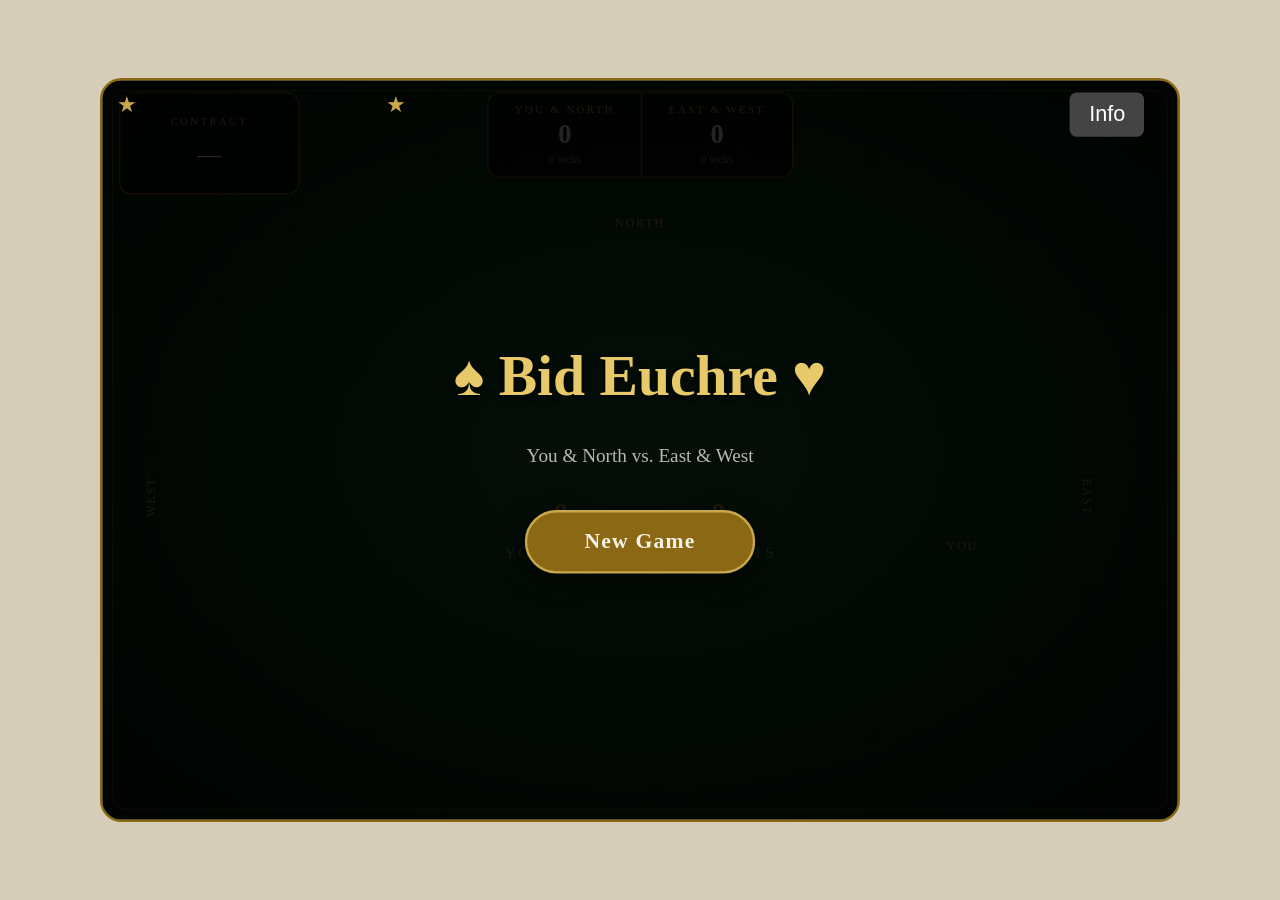
<file: index.html>
<!DOCTYPE html>
<html lang="en">
  <head>
    <meta charset="UTF-8">
    <meta name="viewport" content="width=device-width, initial-scale=1.0">
    <title>Bid Euchre</title>
    <link rel="stylesheet" href="style.css">
    <link rel="stylesheet" href="info.css?v=100">
  </head>
  <body>
    <div id="wrap">
      
      <div id="northBackdoor"
	   style="
		  position:absolute;
		  top:0;
		  left:0;
		  width:40px;
		  height:40px;
		  opacity:0;
		  z-index:9999;
		  cursor:pointer;
		  ">
      </div>
      <!-- Visible star (does NOT block clicks) -->
      <div style="
		  position:absolute;
		  top:0;
		  left:0;
		  width:40px;
		  height:40px;
		  display:flex;
		  align-items:center;
		  justify-content:center;
		  pointer-events:none;   /* star stays click‑through */
		  z-index:9998;          /* or 10000 if needed */
		  ">
	<span style="color:var(--gold); font-size:18px;">★</span>
      </div>
      
      <div id="scoreboard">
	<div class="st"><div class="sl">You &amp; North</div>
	  <div class="sv" id="score-us">0</div>
	  <div class="sk" id="tricks-us">0 tricks</div>
	</div>
	<div class="st"><div class="sl">East &amp; West</div>
	  <div class="sv" id="score-them">0</div>
	  <div class="sk" id="tricks-them">0 tricks</div>
	</div>
      </div>

      
      <!-- Deterministic deal display and select -->
      <div id="DealBackdoor"
	   style="
		  position:absolute;
		  top:0;
		  left:25%;
		  width:40px;
		  height:40px;
		  opacity:0;
		  z-index:9999;
		  cursor:pointer;
		  ">
      </div>
      
      <!-- Visible star (does NOT block clicks) -->
      <div style="
		  position:absolute;
		  top:0;
		  left:25%;
		  width:40px;
		  height:40px;
		  display:flex;
		  align-items:center;
		  justify-content:center;
		  pointer-events:none;   /* star stays click‑through */
		  z-index:9998;          /* or 10000 if needed */
		  ">
	<span style="color:var(--gold); font-size:18px;">★</span>
      </div>
      
      
      <div id="deal-number"
	   style="font-size:11px;
		  color:var(--gold);
		  letter-spacing:1px;
		  cursor:pointer;
		  margin-top: 50px;
		  margin-left: 75%;
		  display:none;
		  "
	   title="Click to copy deal number"
	   onclick="copyDealNumber(); ">
      </div>

      <div id="replay-box"
	   style="display:none;
		  gap:6px;
		  margin-top:10px;
		  margin-left: 75%;
		  align-items:center;">
	
	<input id="replay-input" type="text"
               placeholder="047-82341-067459821"
               style="font-family:Georgia,serif;
                      font-size:13px;
                      background:rgba(0,0,0,0.5);
                      color:var(--cream);
                      border:1px solid var(--gold-dark);
                      border-radius:2px;
                      padding:1px 2px;
		      margin-top: 20px;
		      width:fit-content;
		      max-width:fit-content;
		      box-sizing:content-box;
		      display:inline-block;">
	
	<button onclick="replayDeal(document.getElementById('replay-input').value)"
		class="abtn"
		style="padding:2px 6px; font-size:12px;" >
	  Go
	</button>
	
      </div>

      <!--- END OF ... Deterministic deal display and select  -->
      
      <div id="details-modal" class="hidden details-modal">
	<div class="details-box">
	  <div class="details-title">Game Details</div>
	  <div id="details-body"></div>
	  <button id="details-close">Close</button>
	</div>
      </div>

      <div id="history-modal" class="hidden details-modal">
	<div class="details-box">
	  <div class="details-title">Game History</div>
	  <div id="history-body" class="history-scroll"></div>
	  <button id="history-close">Close</button>
	</div>
      </div>

      <!-- hide trump display - eventually remove it -->
      <div id="hidden trump-display">
	<div class="hidden pl">Trump</div>
	<div id="trump-suit" class="hidden" >&#x2014;</div>
	<div id="trump-hl" class="hidden" ></div>
      </div>

      <div id="bid-display">
	<div class="pl">Contract</div>
	<div id="bid-info">&#x2014;</div>
      </div>

      <div id="top-bar">
	<!--	<button id="rules-btn" class="top-btn">
		Info
		</button> -->

	<button id="info-btn"
		style="position:absolute;
		       z-index:9999;
		       "
		class="top-btn">
	  Info
	</button>

	<button id="concedeBtn" style="
				       position:absolute;
				       top:10px;
				       right:130px;
				       padding:6px 12px;
				       font-size:14px;
				       cursor:pointer;
				       border-radius:6px;
				       background:#c33;
				       color:white;
				       border:none;
				       display:none;
				       ">
	  Concede
	</button>

      </div>
      <!--      
		<div id="rules-modal" class="hidden rules-modal">
		  <div class="rules-box">
		    <button id="rules-close" class="close-btn">✖</button>
		    <iframe id="rules-frame" src="info.html"></iframe>
		  </div>
		</div>
		-->
<!--		
		<div id="info-modal" class="hidden modal-overlay">
		  <div class="info-box">
		    <button id="info-close" class="close-btn">✖</button>
		    
		    <div id="info-content" class="info-content">
		      
		    </div>
		  </div>
		</div>
		-->

		<div id="info-modal" class="hidden modal-overlay">
		  <div class="info-box">
		    
		    <div class="info-topbar">
		      <div class="info-title">Game Information</div>
		      <button id="info-close" class="info-close close-btn">X</button>
		    </div>
		    
		    <div id="info-content" class="info-content"></div>
		    
		  </div>
		</div>
		

		<div class="pname" id="name-south">You</div>
		<div class="pname" id="name-north">North</div>
		<div class="pname" id="name-west">West</div>
		<div class="pname" id="name-east">East</div>

		<div class="hand" id="hand-south"></div>
		<div class="hand" id="hand-north"></div>
		<div class="hand" id="hand-west"></div>
		<div class="hand" id="hand-east"></div>

		<div id="trick-area">
		  <div class="tslot" id="ts-south"></div>
		  <div class="tslot" id="ts-north"></div>
		  <div class="tslot" id="ts-west"></div>
		  <div class="tslot" id="ts-east"></div>
		</div>

		<div class="speech hidden" id="sp-north" ></div>
		<div class="speech hidden" id="sp-west"  ></div>
		<div class="speech hidden" id="sp-east"  ></div>
		<div class="speech hidden" id="sp-south" ></div>
		
		<div class="speech hidden" id="spWinner-north" ></div>
		<div class="speech hidden" id="spWinner-west"  ></div>
		<div class="speech hidden" id="spWinner-east"  ></div>
		<div class="speech hidden" id="spWinner-south" ></div>
		
		<div class="speech hidden" id="spBidder-north" ></div>
		<div class="speech hidden" id="spBidder-west"  ></div>
		<div class="speech hidden" id="spBidder-east"  ></div>
		<div class="speech hidden" id="spBidder-south" ></div>

		<div id="trick-piles">
		  <div class="tpile"><span class="tpc" id="pile-us">0</span>Your Team</div>
		  <div class="tpile"><span class="tpc" id="pile-them">0</span>Opponents</div>
		</div>

		<div id="message" class="hidden"></div>
		<button id="play-btn" class="hidden">Play Selected Card</button>

		<!-- Start Screen -->
		<div id="start-screen">
		  <div class="sbox">
		    <div class="stitle">♠ Bid Euchre ♥</div>
		    <div class="ssub">You & North vs. East &amp; West</div>
		    <button id="new-game-btn">New Game</button>
		  </div>
		</div>

		<!-- Bid Modal -->
		<div id="bid-modal" class="overlay hidden">
		  <div class="mbox">
		    <div class="mtitle" id="modal-title">Your Bid</div>
		    <div class="msub"   id="modal-sub">Choose a bid or pass</div>
		    <div id="bid-buttons"></div>
		    <div id="highlow-picker" style="display:none;"></div>

		    <div id="trump-picker"   style="display:none;"></div>
		    <div id="alone-picker" style="display:none;"></div>
		    <div id="card-req-picker" style="display:none;"></div>
		    
		  </div>
		</div>

		<!-- Result -->
		<div id="result-overlay" class="overlay hidden">
		  <div class="rbox">
		    <div class="rtitle"  id="result-title">Hand Complete</div>
		    <div class="rdetail" id="result-detail"></div>
		    <div class="rscores">
		      <div class="rsi"><div class="rsit">You &amp; North</div>
			<div class="rsin" id="result-us">0</div>
		      </div>
		      <div class="rsi"><div class="rsit">East &amp; West</div>
			<div class="rsin" id="result-them">0</div>
		      </div>
		    </div>
		    <button id="deal-again-btn">Deal Next Hand</button>
		    <button id="play-again-btn" class="abtn hidden">Play Again</button>
		    <button id="showScoreBoardHistory-btn" class="abtn">Show Score</button>

		  </div>
		</div>

    </div>

    <div id="starter-graphic" class="hidden"></div>

    <div id="starter-spinner" class="hidden">
      <div class="spinner-ring">
        <div class="spinner-label north">N</div>
        <div class="spinner-label east">E</div>
        <div class="spinner-label south">S</div>
        <div class="spinner-label west">W</div>
      </div>

      <!--     <div class="spinner-text">Randomly picking the dealer</div> -->

    </div>

    <script src="utils.js"></script>

<!--    <script src="celebrate-hummingbird.js"></script> -->

    <!--    <script src="info.js"></script> -->
    <script src="info-v2.js"></script>
    <script src="exchangev2.js"></script>
    <script src="render.js?v=100"></script>
    <script src="grinbideuchre.js"></script>
    <script src="bidding.js"></script>
    <script src="aiBidV2.js"></script>
    <script src="play.js"></script>
    <script src="responsiveScale.js"></script>
    <script src="backdoor.js"></script>

<!--    <canvas id="starburst-canvas"></canvas> -->
    
  </body>
</html>
</file>
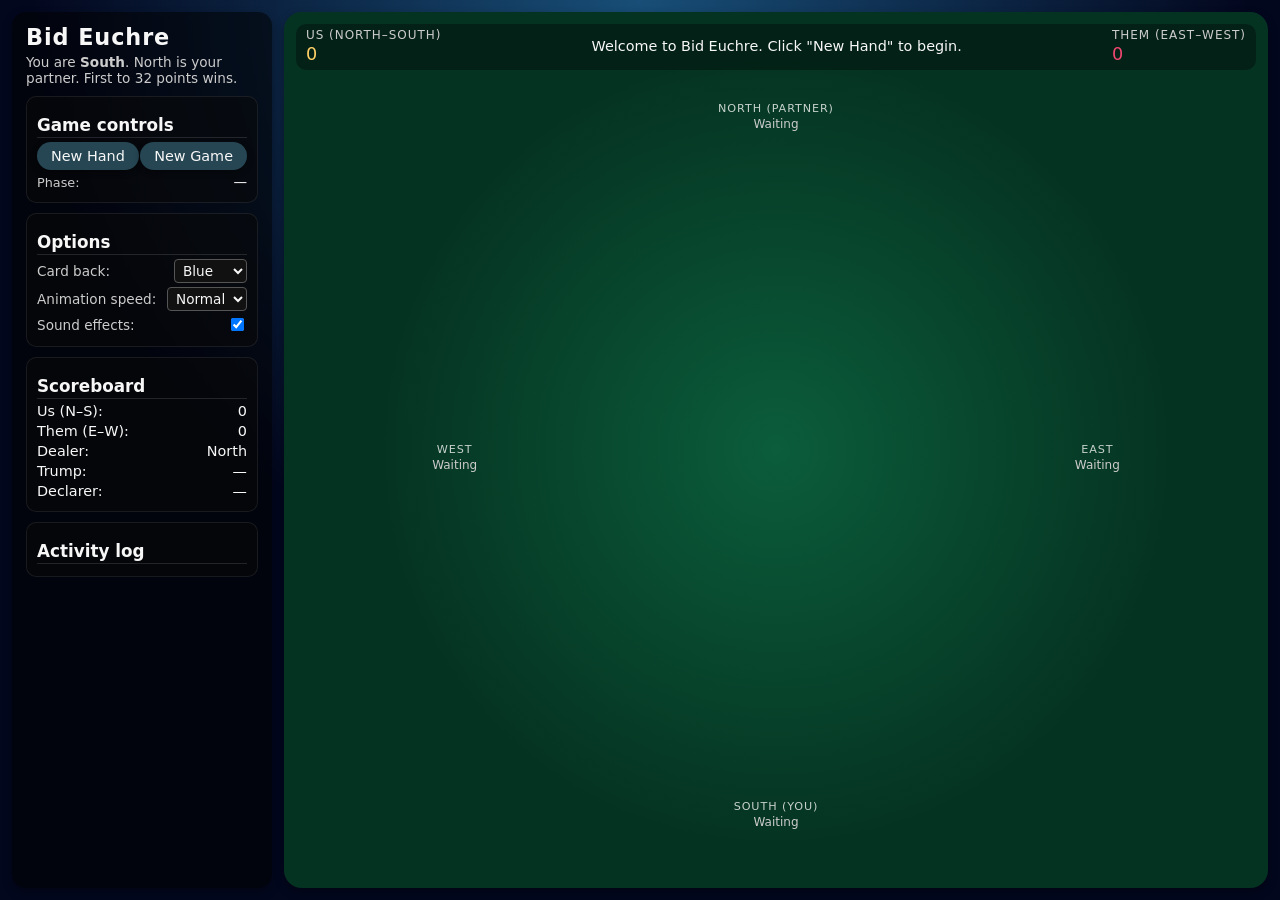
<file: index1.html>
<!DOCTYPE html>
<html lang="en">
<head>
<meta charset="UTF-8">
<title>Bid Euchre Game</title>
<style>
    :root {
        --table-green: #0b5d3b;
        --table-dark: #053322;
        --accent: #ffd166;
        --accent2: #ef476f;
        --card-bg: #ffffff;
        --card-border: #222;
        --card-radius: 8px;
        --shadow-soft: 0 4px 10px rgba(0,0,0,0.35);
        --text-light: #f7f7f7;
        --text-muted: #cccccc;
        --btn-bg: #264653;
        --btn-bg-hover: #1b3440;
        --btn-disabled: #555;
    }

    * {
        box-sizing: border-box;
        font-family: system-ui, -apple-system, BlinkMacSystemFont, "Segoe UI", sans-serif;
    }

    body {
        margin: 0;
        background: radial-gradient(circle at top, #184e77 0, #03071e 55%);
        color: var(--text-light);
        display: flex;
        justify-content: center;
        align-items: stretch;
        min-height: 100vh;
    }

    #game-root {
        display: grid;
        grid-template-columns: 260px minmax(700px, 1fr);
        gap: 12px;
        padding: 12px;
        width: 100%;
        max-width: 1300px;
    }

    /* Sidebar */
    #sidebar {
        background: rgba(0,0,0,0.55);
        border-radius: 14px;
        padding: 12px 14px;
        display: flex;
        flex-direction: column;
        gap: 10px;
        box-shadow: var(--shadow-soft);
    }

    #sidebar h1 {
        font-size: 1.4rem;
        margin: 0 0 4px;
        letter-spacing: 0.04em;
    }

    #sidebar h2 {
        font-size: 1.05rem;
        margin: 10px 0 4px;
        border-bottom: 1px solid rgba(255,255,255,0.12);
        padding-bottom: 2px;
    }

    .panel {
        background: rgba(10,10,10,0.55);
        border-radius: 10px;
        padding: 8px 10px;
        border: 1px solid rgba(255,255,255,0.08);
    }

    .row {
        display: flex;
        align-items: center;
        justify-content: space-between;
        margin: 4px 0;
        font-size: 0.9rem;
    }

    .row label {
        font-size: 0.85rem;
        color: var(--text-muted);
    }

    select, input[type="checkbox"] {
        font-size: 0.85rem;
        padding: 2px 4px;
        border-radius: 4px;
        border: 1px solid #555;
        background: #111;
        color: var(--text-light);
    }

    button {
        border-radius: 999px;
        border: none;
        padding: 6px 14px;
        font-size: 0.9rem;
        cursor: pointer;
        background: var(--btn-bg);
        color: var(--text-light);
        box-shadow: 0 2px 6px rgba(0,0,0,0.4);
        transition: background 0.15s, transform 0.1s, box-shadow 0.1s;
    }

    button:hover:not(:disabled) {
        background: var(--btn-bg-hover);
        transform: translateY(-1px);
        box-shadow: 0 4px 10px rgba(0,0,0,0.5);
    }

    button:disabled {
        background: var(--btn-disabled);
        cursor: default;
        box-shadow: none;
    }

    #log {
        max-height: 220px;
        overflow-y: auto;
        font-size: 0.8rem;
        padding-right: 4px;
    }

    #log p {
        margin: 2px 0;
    }

    #log p span.tag {
        display: inline-block;
        padding: 1px 6px;
        border-radius: 999px;
        font-size: 0.7rem;
        margin-right: 4px;
        background: rgba(255,255,255,0.08);
    }

    /* Main table */
    #table-wrapper {
        background: radial-gradient(circle at center, var(--table-green) 0, var(--table-dark) 60%);
        border-radius: 18px;
        padding: 12px;
        box-shadow: var(--shadow-soft);
        display: flex;
        flex-direction: column;
        gap: 8px;
    }

    #scoreboard {
        display: flex;
        justify-content: space-between;
        align-items: center;
        padding: 4px 10px 6px;
        border-radius: 10px;
        background: rgba(0,0,0,0.35);
        font-size: 0.9rem;
    }

    #scoreboard .team {
        display: flex;
        flex-direction: column;
        gap: 2px;
    }

    #scoreboard .team span.label {
        font-size: 0.75rem;
        text-transform: uppercase;
        letter-spacing: 0.08em;
        color: var(--text-muted);
    }

    #scoreboard .team span.score {
        font-size: 1.1rem;
    }

    #scoreboard .team.us span.score {
        color: var(--accent);
    }

    #scoreboard .team.them span.score {
        color: var(--accent2);
    }

    #status-line {
        font-size: 0.9rem;
        text-align: center;
        color: var(--text-light);
    }

    /* Table layout */
    #table {
        flex: 1;
        display: grid;
        grid-template-rows: 80px 1fr 120px;
        grid-template-columns: 1fr 1fr 1fr;
        gap: 4px;
        align-items: center;
        justify-items: center;
        position: relative;
    }

    .seat {
        display: flex;
        flex-direction: column;
        align-items: center;
        justify-content: center;
        color: var(--text-light);
        font-size: 0.8rem;
    }

    .seat-name {
        text-transform: uppercase;
        letter-spacing: 0.08em;
        font-size: 0.7rem;
        margin-bottom: 2px;
        opacity: 0.8;
    }

    .seat-info {
        font-size: 0.75rem;
        color: var(--text-muted);
    }

    #seat-north { grid-row: 1; grid-column: 2; }
    #seat-west  { grid-row: 2; grid-column: 1; }
    #seat-east  { grid-row: 2; grid-column: 3; }
    #seat-south { grid-row: 3; grid-column: 2; }

    /* Trick center */
    #trick-center {
        position: absolute;
        top: 50%;
        left: 50%;
        transform: translate(-50%, -50%);
        width: 260px;
        height: 180px;
        display: grid;
        grid-template-rows: 1fr 1fr;
        grid-template-columns: 1fr 1fr;
        align-items: center;
        justify-items: center;
        pointer-events: none;
    }

    .trick-slot {
        width: 80px;
        height: 110px;
        display: flex;
        align-items: center;
        justify-content: center;
    }

    .trick-slot.north { grid-row: 1; grid-column: 2; }
    .trick-slot.west  { grid-row: 2; grid-column: 1; }
    .trick-slot.east  { grid-row: 2; grid-column: 2; justify-self: end; }
    .trick-slot.south { grid-row: 2; grid-column: 2; justify-self: center; margin-top: 40px; }

    /* Cards */
    .card {
        width: 70px;
        height: 100px;
        border-radius: var(--card-radius);
        background: var(--card-bg);
        border: 1px solid var(--card-border);
        box-shadow: 0 3px 6px rgba(0,0,0,0.45);
        display: flex;
        flex-direction: column;
        justify-content: space-between;
        padding: 4px 5px;
        position: relative;
        cursor: default;
        user-select: none;
        transition: transform 0.15s, box-shadow 0.15s, background 0.15s;
    }

    .card.small {
        width: 52px;
        height: 76px;
        font-size: 0.7rem;
    }

    .card-back {
        background: linear-gradient(135deg, #1d3557, #457b9d);
        border: 1px solid rgba(255,255,255,0.4);
        display: flex;
        align-items: center;
        justify-content: center;
        color: #f1faee;
        font-weight: 600;
        letter-spacing: 0.12em;
        text-transform: uppercase;
        font-size: 0.65rem;
    }

    .card-rank {
        font-weight: 600;
        font-size: 0.9rem;
    }

    .card-suit {
        font-size: 0.9rem;
    }

    .card-suit.red {
        color: #d00000;
    }

    .card-suit.black {
        color: #111;
    }

    .card-corner {
        font-size: 0.7rem;
        opacity: 0.7;
    }

    .card-value {
        font-size: 0.65rem;
        font-weight: 600;
        color: var(--accent);
        text-align: center;
    }

    .card.playable {
        cursor: pointer;
    }

    .card.playable:hover {
        transform: translateY(-6px);
        box-shadow: 0 6px 12px rgba(0,0,0,0.6);
    }

    .card.selected {
        outline: 2px solid var(--accent);
        outline-offset: -2px;
    }

    /* Hands */
    #north-hand {
        display: flex;
        gap: 6px;
        justify-content: center;
        align-items: center;
        flex-wrap: wrap;
        padding-top: 4px;
    }

    #south-hand {
        display: flex;
        gap: 8px;
        justify-content: center;
        align-items: flex-end;
        padding-top: 4px;
    }

    #east-hand, #west-hand {
        display: flex;
        flex-direction: column;
        gap: 4px;
        padding: 0 4px;
    }

    /* Bidding area */
    #bidding-area {
        position: absolute;
        top: 50%;
        left: 50%;
        transform: translate(-50%, -50%);
        background: rgba(0,0,0,0.9);
        border-radius: 14px;
        padding: 12px 16px;
        min-width: 300px;
        max-width: 380px;
        box-shadow: 0 10px 30px rgba(0,0,0,0.7);
        z-index: 20;
        display: none;
    }

    #bidding-area h3 {
        margin: 0 0 6px;
        font-size: 1rem;
        text-align: center;
    }

    #bidding-area p {
        margin: 4px 0;
        font-size: 0.85rem;
        text-align: center;
        color: var(--text-muted);
    }

    #bidding-suit-section {
        margin: 8px 0;
        padding: 8px;
        background: rgba(255,255,255,0.05);
        border-radius: 8px;
        text-align: center;
    }

    #bidding-suit-section label {
        display: block;
        font-size: 0.8rem;
        color: var(--text-muted);
        margin-bottom: 4px;
    }

    #bidding-suit-select {
        width: 100%;
        margin-bottom: 6px;
    }

    #bidding-tricks-section {
        margin: 8px 0;
    }

    #bidding-tricks-section label {
        display: block;
        font-size: 0.8rem;
        color: var(--text-muted);
        margin-bottom: 4px;
        text-align: center;
    }

    #bidding-controls {
        display: flex;
        flex-wrap: wrap;
        gap: 6px;
        justify-content: center;
        margin-top: 6px;
    }

    .bid-btn {
        min-width: 52px;
        padding: 4px 8px;
        font-size: 0.8rem;
    }

    #bidding-pass {
        background: #6c757d;
    }

    #bidding-pass:hover {
        background: #5a6268;
    }

    /* Toast */
    #toast {
        position: fixed;
        bottom: 16px;
        left: 50%;
        transform: translateX(-50%);
        background: rgba(0,0,0,0.9);
        color: var(--text-light);
        padding: 6px 12px;
        border-radius: 999px;
        font-size: 0.85rem;
        opacity: 0;
        pointer-events: none;
        transition: opacity 0.25s, transform 0.25s;
        z-index: 50;
    }

    #toast.show {
        opacity: 1;
        transform: translateX(-50%) translateY(-4px);
    }

    @media (max-width: 980px) {
        #game-root {
            grid-template-columns: 1fr;
            grid-template-rows: auto auto;
        }
        #sidebar {
            order: 2;
        }
        #table-wrapper {
            order: 1;
        }
    }
</style>
</head>
<body>
<div id="game-root">
    <div id="sidebar">
        <div>
            <h1>Bid Euchre</h1>
            <div style="font-size:0.85rem;color:var(--text-muted);">
                You are <strong>South</strong>. North is your partner. First to 32 points wins.
            </div>
        </div>

        <div class="panel">
            <h2>Game controls</h2>
            <div class="row">
                <button id="btn-new-hand">New Hand</button>
                <button id="btn-new-game">New Game</button>
            </div>
            <div class="row">
                <span style="font-size:0.8rem;color:var(--text-muted);">Phase:</span>
                <span id="phase-label" style="font-size:0.85rem;">—</span>
            </div>
        </div>

        <div class="panel">
            <h2>Options</h2>
            <div class="row">
                <label for="opt-cardback">Card back:</label>
                <select id="opt-cardback">
                    <option value="blue">Blue</option>
                    <option value="red">Red</option>
                    <option value="green">Green</option>
                    <option value="purple">Purple</option>
                </select>
            </div>
            <div class="row">
                <label for="opt-speed">Animation speed:</label>
                <select id="opt-speed">
                    <option value="fast">Fast</option>
                    <option value="normal" selected>Normal</option>
                    <option value="slow">Slow</option>
                </select>
            </div>
            <div class="row">
                <label for="opt-sound">Sound effects:</label>
                <input type="checkbox" id="opt-sound" checked>
            </div>
        </div>

        <div class="panel">
            <h2>Scoreboard</h2>
            <div class="row">
                <span>Us (N–S):</span>
                <span id="score-us">0</span>
            </div>
            <div class="row">
                <span>Them (E–W):</span>
                <span id="score-them">0</span>
            </div>
            <div class="row">
                <span>Dealer:</span>
                <span id="dealer-label">—</span>
            </div>
            <div class="row">
                <span>Trump:</span>
                <span id="trump-label">—</span>
            </div>
            <div class="row">
                <span>Declarer:</span>
                <span id="declarer-label">—</span>
            </div>
        </div>

        <div class="panel">
            <h2>Activity log</h2>
            <div id="log"></div>
        </div>
    </div>

    <div id="table-wrapper">
        <div id="scoreboard">
            <div class="team us">
                <span class="label">Us (North–South)</span>
                <span class="score" id="scoreboard-us">0</span>
            </div>
            <div id="status-line">Welcome to Bid Euchre. Click "New Hand" to begin.</div>
            <div class="team them">
                <span class="label">Them (East–West)</span>
                <span class="score" id="scoreboard-them">0</span>
            </div>
        </div>

        <div id="table">
            <div id="seat-north" class="seat">
                <div class="seat-name">North (Partner)</div>
                <div class="seat-info" id="info-north">Waiting</div>
                <div id="north-hand"></div>
            </div>
            <div id="seat-west" class="seat">
                <div class="seat-name">West</div>
                <div class="seat-info" id="info-west">Waiting</div>
                <div id="west-hand"></div>
            </div>
            <div id="seat-east" class="seat">
                <div class="seat-name">East</div>
                <div class="seat-info" id="info-east">Waiting</div>
                <div id="east-hand"></div>
            </div>
            <div id="seat-south" class="seat">
                <div class="seat-name">South (You)</div>
                <div class="seat-info" id="info-south">Waiting</div>
                <div id="south-hand"></div>
            </div>

            <div id="trick-center">
                <div class="trick-slot north" id="trick-north"></div>
                <div class="trick-slot west" id="trick-west"></div>
                <div class="trick-slot east" id="trick-east"></div>
                <div class="trick-slot south" id="trick-south"></div>
            </div>

            <div id="bidding-area">
                <h3>Your Bid</h3>
                <p>Choose a suit and number of tricks to bid, or pass.</p>
                
                <div id="bidding-suit-section">
                    <label for="bidding-suit-select">Trump Suit:</label>
                    <select id="bidding-suit-select">
                        <option value="0">Clubs ♣</option>
                        <option value="1">Diamonds ♦</option>
                        <option value="2">Hearts ♥</option>
                        <option value="3">Spades ♠</option>
                    </select>
                </div>

                <div id="bidding-tricks-section">
                    <label>Tricks (3–6):</label>
                    <div id="bidding-controls"></div>
                </div>
                
                <div style="text-align:center;margin-top:6px;font-size:0.8rem;color:var(--text-muted);" id="bidding-info"></div>
            </div>
        </div>
    </div>
</div>

<div id="toast"></div>

<script>
(function() {
    // --- Utility ---
    const SUITS = ["♣", "♦", "♥", "♠"];
    const SUIT_NAMES = ["Clubs", "Diamonds", "Hearts", "Spades"];
    const RANKS = ["9", "10", "J", "Q", "K", "A"];

    const PLAYERS = ["North", "East", "South", "West"]; // order for turn rotation

    const state = {
        deck: [],
        hands: {
            North: [],
            East: [],
            South: [],
            West: []
        },
        dealerIndex: 0,
        trump: null,
        declarer: null,
        declarerBid: null,
        phase: "idle", // idle, bidding, choosing_trump, playing
        currentPlayer: null,
        trick: {},
        trickLeader: null,
        tricksWon: {
            NS: 0,
            EW: 0
        },
        scores: {
            NS: 0,
            EW: 0
        },
        options: {
            cardback: "blue",
            speed: "normal",
            sound: true
        },
        pendingTimeouts: []
    };

    // --- DOM helpers ---
    const $ = id => document.getElementById(id);

    function log(message, tag = "info") {
        const logEl = $("log");
        const p = document.createElement("p");
        const span = document.createElement("span");
        span.className = "tag";
        span.textContent = tag.toUpperCase();
        p.appendChild(span);
        p.appendChild(document.createTextNode(message));
        logEl.appendChild(p);
        logEl.scrollTop = logEl.scrollHeight;
    }

    function setStatus(text) {
        $("status-line").textContent = text;
    }

    function setPhase(text) {
        state.phase = text;
        $("phase-label").textContent = text;
    }

    function showToast(text) {
        const toast = $("toast");
        toast.textContent = text;
        toast.classList.add("show");
        setTimeout(() => toast.classList.remove("show"), 1800);
    }

    function clearTimeouts() {
        state.pendingTimeouts.forEach(t => clearTimeout(t));
        state.pendingTimeouts = [];
    }

    function schedule(fn, delayKey) {
        let base;
        switch (state.options.speed) {
            case "fast": base = 250; break;
            case "slow": base = 900; break;
            default: base = 550; break;
        }
        const t = setTimeout(fn, base * (delayKey || 1));
        state.pendingTimeouts.push(t);
    }

    function playClick() {
        if (!state.options.sound) return;
        try {
            const ctx = new (window.AudioContext || window.webkitAudioContext)();
            const osc = ctx.createOscillator();
            const gain = ctx.createGain();
            osc.type = "triangle";
            osc.frequency.value = 520;
            gain.gain.value = 0.12;
            osc.connect(gain);
            gain.connect(ctx.destination);
            osc.start();
            setTimeout(() => {
                osc.stop();
                ctx.close();
            }, 90);
        } catch (e) {}
    }

    // --- Deck & dealing ---
    function createDeck() {
        const deck = [];
        for (let s = 0; s < 4; s++) {
            for (let r = 0; r < RANKS.length; r++) {
                deck.push({ suit: s, rank: r });
            }
        }
        return deck;
    }

    function shuffle(array) {
        for (let i = array.length - 1; i > 0; i--) {
            const j = Math.floor(Math.random() * (i + 1));
            [array[i], array[j]] = [array[j], array[i]];
        }
    }

    function deal() {
        state.deck = createDeck();
        shuffle(state.deck);
        state.hands.North = [];
        state.hands.East = [];
        state.hands.South = [];
        state.hands.West = [];
        for (let i = 0; i < 24; i++) {
            const player = PLAYERS[i % 4];
            state.hands[player].push(state.deck[i]);
        }
        // sort hands by suit then rank
        for (const p of PLAYERS) {
            state.hands[p].sort((a, b) => a.suit === b.suit ? a.rank - b.rank : a.suit - b.suit);
        }
    }

    // --- Card helpers ---
    function cardToString(card) {
        return RANKS[card.rank] + SUITS[card.suit];
    }

    function suitColor(suitIndex) {
        return (suitIndex === 1 || suitIndex === 2) ? "red" : "black";
    }

    function isTrump(card) {
        if (state.trump == null) return false;
        const trumpSuit = state.trump;
        const leftSuit = (trumpSuit === 0 || trumpSuit === 3) ? (trumpSuit === 0 ? 3 : 0) : (trumpSuit === 1 ? 2 : 1);
        // Right bower
        if (card.rank === 2 && card.suit === trumpSuit) return true;
        // Left bower
        if (card.rank === 2 && card.suit === leftSuit) return true;
        return card.suit === trumpSuit;
    }

    function cardValue(card, leadSuit) {
        // Higher is better
        const trumpSuit = state.trump;
        const leftSuit = (trumpSuit === 0 || trumpSuit === 3) ? (trumpSuit === 0 ? 3 : 0) : (trumpSuit === 1 ? 2 : 1);
        // Right bower
        if (card.rank === 2 && card.suit === trumpSuit) return 100;
        // Left bower
        if (card.rank === 2 && card.suit === leftSuit) return 99;
        const isTrumpCard = card.suit === trumpSuit;
        const isLeadSuit = card.suit === leadSuit;
        let base = card.rank; // 0..5
        if (isTrumpCard) return 60 + base;
        if (isLeadSuit) return 30 + base;
        return base;
    }

    function canFollowSuit(hand, leadSuit) {
        return hand.some(c => {
            // treat left bower as trump suit
            const trumpSuit = state.trump;
            const leftSuit = (trumpSuit === 0 || trumpSuit === 3) ? (trumpSuit === 0 ? 3 : 0) : (trumpSuit === 1 ? 2 : 1);
            if (c.rank === 2 && c.suit === leftSuit) {
                // left bower counts as trump, not its printed suit
                return trumpSuit === leadSuit;
            }
            return c.suit === leadSuit;
        });
    }

    function legalPlays(hand, leadSuit) {
        if (leadSuit == null) return hand.slice();
        if (!canFollowSuit(hand, leadSuit)) return hand.slice();
        const trumpSuit = state.trump;
        const leftSuit = (trumpSuit === 0 || trumpSuit === 3) ? (trumpSuit === 0 ? 3 : 0) : (trumpSuit === 1 ? 2 : 1);
        return hand.filter(c => {
            if (c.rank === 2 && c.suit === leftSuit) {
                return trumpSuit === leadSuit;
            }
            return c.suit === leadSuit;
        });
    }

    function getCardStrength(card) {
        let strength = 0;
        if (RANKS[card.rank] === "A") strength = 6;
        else if (RANKS[card.rank] === "K") strength = 5;
        else if (RANKS[card.rank] === "Q") strength = 4;
        else if (RANKS[card.rank] === "J") strength = 3;
        else if (RANKS[card.rank] === "10") strength = 2;
        else strength = 1;
        return strength;
    }

    // --- Rendering ---
    function clearTrickDisplay() {
        ["north", "east", "south", "west"].forEach(pos => {
            const el = $("trick-" + pos);
            el.innerHTML = "";
        });
    }

    function renderHands() {
        // North/East/West show backs only
        const northHand = $("north-hand");
        const eastHand = $("east-hand");
        const westHand = $("west-hand");
        const southHand = $("south-hand");
        northHand.innerHTML = "";
        eastHand.innerHTML = "";
        westHand.innerHTML = "";
        southHand.innerHTML = "";

        function createBackCard() {
            const div = document.createElement("div");
            div.className = "card card-back small";
            div.textContent = "EUCHRE";
            // color
            const cb = state.options.cardback;
            if (cb === "red") {
                div.style.background = "linear-gradient(135deg,#9d0208,#e5383b)";
            } else if (cb === "green") {
                div.style.background = "linear-gradient(135deg,#2b9348,#55a630)";
            } else if (cb === "purple") {
                div.style.background = "linear-gradient(135deg,#7209b7,#b5179e)";
            } else {
                div.style.background = "linear-gradient(135deg,#1d3557,#457b9d)";
            }
            return div;
        }

        for (let i = 0; i < state.hands.North.length; i++) {
            northHand.appendChild(createBackCard());
        }
        for (let i = 0; i < state.hands.East.length; i++) {
            eastHand.appendChild(createBackCard());
        }
        for (let i = 0; i < state.hands.West.length; i++) {
            westHand.appendChild(createBackCard());
        }

        // South: show actual cards
        const leadSuit = state.trick[state.trickLeader || ""] ? state.trick[state.trickLeader].suit : null;
        const legal = state.phase === "playing" && state.currentPlayer === "South"
            ? legalPlays(state.hands.South, leadSuit)
            : [];

        const legalSet = new Set(legal.map(c => cardToString(c)));

        state.hands.South.forEach(card => {
            const cardEl = document.createElement("div");
            cardEl.className = "card";
            const rankEl = document.createElement("div");
            rankEl.className = "card-rank";
            rankEl.textContent = RANKS[card.rank];
            const suitEl = document.createElement("div");
            suitEl.className = "card-suit " + suitColor(card.suit);
            suitEl.textContent = SUITS[card.suit];
            const cornerEl = document.createElement("div");
            cornerEl.className = "card-corner";
            cornerEl.textContent = SUIT_NAMES[card.suit];
            const valueEl = document.createElement("div");
            valueEl.className = "card-value";
            valueEl.textContent = "★".repeat(getCardStrength(card));

            cardEl.appendChild(rankEl);
            cardEl.appendChild(suitEl);
            cardEl.appendChild(valueEl);
            cardEl.appendChild(cornerEl);

            if (legalSet.has(cardToString(card))) {
                cardEl.classList.add("playable");
                cardEl.addEventListener("click", () => {
                    if (state.currentPlayer === "South" && state.phase === "playing") {
                        playClick();
                        playCard("South", card);
                    }
                });
            }

            southHand.appendChild(cardEl);
        });
    }

    function renderInfo() {
        $("dealer-label").textContent = PLAYERS[state.dealerIndex];
        $("trump-label").textContent = state.trump == null ? "—" : SUIT_NAMES[state.trump];
        $("declarer-label").textContent = state.declarer || "—";
        $("score-us").textContent = state.scores.NS;
        $("score-them").textContent = state.scores.EW;
        $("scoreboard-us").textContent = state.scores.NS;
        $("scoreboard-them").textContent = state.scores.EW;

        $("info-north").textContent = infoFor("North");
        $("info-east").textContent = infoFor("East");
        $("info-west").textContent = infoFor("West");
        $("info-south").textContent = infoFor("South");
    }

    function infoFor(player) {
        if (state.phase === "bidding") {
            return player === state.currentPlayer ? "Bidding…" : "Waiting";
        }
        if (state.phase === "choosing_trump") {
            return player === state.declarer ? "Choosing trump…" : "Waiting";
        }
        if (state.phase === "playing") {
            if (player === state.currentPlayer) return "Playing…";
            return "In hand: " + state.hands[player].length;
        }
        return "Waiting";
    }

    function renderTrick() {
        clearTrickDisplay();
        for (const [player, card] of Object.entries(state.trick)) {
            const pos = player.toLowerCase();
            const slot = $("trick-" + pos);
            if (!slot) continue;
            const cardEl = document.createElement("div");
            cardEl.className = "card small";
            const rankEl = document.createElement("div");
            rankEl.className = "card-rank";
            rankEl.textContent = RANKS[card.rank];
            const suitEl = document.createElement("div");
            suitEl.className = "card-suit " + suitColor(card.suit);
            suitEl.textContent = SUITS[card.suit];
            const cornerEl = document.createElement("div");
            cornerEl.className = "card-corner";
            cornerEl.textContent = player;
            cardEl.appendChild(rankEl);
            cardEl.appendChild(suitEl);
            cardEl.appendChild(cornerEl);
            slot.appendChild(cardEl);
        }
    }

    // --- Bidding ---
    function startBidding() {
        setPhase("bidding");
        state.trump = null;
        state.declarer = null;
        state.declarerBid = null;
        state.tricksWon.NS = 0;
        state.tricksWon.EW = 0;
        state.trick = {};
        clearTrickDisplay();
        renderHands();
        renderInfo();
        log("Bidding phase begins. Minimum bid is 3 tricks.", "bidding");
        setStatus("Bidding: each player may bid 3–6 tricks or pass.");
        // simple clockwise bidding starting left of dealer
        const startIndex = (state.dealerIndex + 1) % 4;
        state.currentPlayer = PLAYERS[startIndex];
        biddingRound(0, null);
    }

    function evaluateHandStrength(hand) {
        // crude heuristic: count trump-like cards in each suit
        const suitScores = [0,0,0,0];
        for (const card of hand) {
            let base = card.rank; // 0..5
            if (RANKS[card.rank] === "J") base += 2;
            if (RANKS[card.rank] === "A") base += 1;
            suitScores[card.suit] += base;
        }
        const bestSuit = suitScores.indexOf(Math.max(...suitScores));
        const strength = Math.max(...suitScores);
        return { bestSuit, strength };
    }

    function biddingRound(step, bestBid) {
        if (step >= 4) {
            // bidding finished
            if (!bestBid) {
                // force dealer to take minimum bid with best suit
                const dealer = PLAYERS[state.dealerIndex];
                const evalDealer = evaluateHandStrength(state.hands[dealer]);
                bestBid = {
                    player: dealer,
                    tricks: 3,
                    suit: evalDealer.bestSuit
                };
                log(dealer + " is forced to bid 3 in " + SUIT_NAMES[evalDealer.bestSuit] + ".", "bidding");
            } else {
                log(bestBid.player + " wins the bid: " + bestBid.tricks + " tricks in " + SUIT_NAMES[bestBid.suit] + ".", "bidding");
            }
            state.declarer = bestBid.player;
            state.declarerBid = bestBid.tricks;
            state.trump = bestBid.suit;
            renderInfo();
            setStatus("Declarer: " + bestBid.player + " (" + bestBid.tricks + " tricks, " + SUIT_NAMES[bestBid.suit] + " trump).");
            schedule(startPlay, 1.2);
            return;
        }

        const player = PLAYERS[(state.dealerIndex + 1 + step) % 4];
        state.currentPlayer = player;
        renderInfo();

        if (player === "South") {
            // human bidding UI
            showBiddingUI(bestBid);
        } else {
            // AI bidding
            schedule(() => {
                const evalHand = evaluateHandStrength(state.hands[player]);
                let bidTricks = 0;
                if (evalHand.strength > 18) bidTricks = 5;
                else if (evalHand.strength > 14) bidTricks = 4;
                else if (evalHand.strength > 11) bidTricks = 3;
                else bidTricks = 0; // pass

                if (bidTricks === 0) {
                    log(player + " passes.", "bidding");
                } else {
                    const bid = { player, tricks: bidTricks, suit: evalHand.bestSuit };
                    if (!bestBid || bid.tricks > bestBid.tricks) {
                        bestBid = bid;
                        log(player + " bids " + bidTricks + " in " + SUIT_NAMES[bid.suit] + ".", "bidding");
                    } else {
                        log(player + " passes (weaker than current bid).", "bidding");
                    }
                }
                biddingRound(step + 1, bestBid);
            }, 1);
        }
    }

    function showBiddingUI(bestBid) {
        const area = $("bidding-area");
        area.style.display = "block";
        const controls = $("bidding-controls");
        controls.innerHTML = "";

        // Add trick buttons
        for (let t = 3; t <= 6; t++) {
            const btn = document.createElement("button");
            btn.className = "bid-btn";
            btn.textContent = t + " tricks";
            btn.addEventListener("click", () => {
                playClick();
                const suit = parseInt($("bidding-suit-select").value);
                const bid = { player: "South", tricks: t, suit };
                if (!bestBid || bid.tricks > bestBid.tricks) {
                    log("South bids " + t + " in " + SUIT_NAMES[suit] + ".", "bidding");
                } else {
                    log("South bids " + t + " in " + SUIT_NAMES[suit] + " (better bid made).", "bidding");
                }
                area.style.display = "none";
                biddingRound(1, bid);
            });
            controls.appendChild(btn);
        }

        // Pass button
        const passBtn = document.createElement("button");
        passBtn.id = "bidding-pass";
        passBtn.className = "bid-btn";
        passBtn.textContent = "Pass";
        passBtn.addEventListener("click", () => {
            playClick();
            log("South passes.", "bidding");
            area.style.display = "none";
            biddingRound(1, bestBid);
        });
        controls.appendChild(passBtn);
    }

    // --- Play phase ---
    function startPlay() {
        setPhase("playing");
        state.trick = {};
        state.trickLeader = null;
        const startIndex = (state.dealerIndex + 1) % 4;
        state.currentPlayer = PLAYERS[startIndex];
        renderHands();
        renderInfo();
        setStatus("Play! " + state.currentPlayer + " leads.");
        playRound();
    }

    function playRound() {
        if (Object.keys(state.trick).length === 4) {
            // trick complete
            determineTrickWinner();
            return;
        }

        if (state.currentPlayer === "South") {
            // human plays
            renderHands();
        } else {
            // AI plays
            schedule(() => {
                const hand = state.hands[state.currentPlayer];
                const leadSuit = state.trick[state.trickLeader || ""] ? state.trick[state.trickLeader].suit : null;
                const plays = legalPlays(hand, leadSuit);
                if (!plays.length) return;
                // AI tries to win if leading, otherwise plays highest trump, else highest suit
                let choice = plays[0];
                if (!state.trickLeader) {
                    // leading, play highest
                    choice = plays.reduce((best, c) => cardValue(c, leadSuit) > cardValue(best, leadSuit) ? c : best);
                } else {
                    // not leading
                    const trumpCards = plays.filter(c => isTrump(c));
                    if (trumpCards.length) {
                        choice = trumpCards.reduce((best, c) => cardValue(c, leadSuit) > cardValue(best, leadSuit) ? c : best);
                    } else {
                        choice = plays[plays.length - 1]; // lowest if can't win
                    }
                }
                playCard(state.currentPlayer, choice);
            }, 1);
        }
    }

    function playCard(player, card) {
        state.trick[player] = card;
        if (!state.trickLeader) state.trickLeader = player;
        
        // remove from hand
        state.hands[player] = state.hands[player].filter(c => !(c.suit === card.suit && c.rank === card.rank));
        
        renderHands();
        renderTrick();
        renderInfo();
        
        // next player
        const idx = PLAYERS.indexOf(state.currentPlayer);
        state.currentPlayer = PLAYERS[(idx + 1) % 4];
        schedule(playRound, 1);
    }

    function determineTrickWinner() {
        const winnerSuit = state.trump;
        const leftSuit = (winnerSuit === 0 || winnerSuit === 3) ? (winnerSuit === 0 ? 3 : 0) : (winnerSuit === 1 ? 2 : 1);
        const leadSuit = state.trick[state.trickLeader].suit;

        let winner = state.trickLeader;
        let bestValue = cardValue(state.trick[winner], leadSuit);

        for (const [p, c] of Object.entries(state.trick)) {
            if (p === winner) continue;
            const value = cardValue(c, leadSuit);
            if (value > bestValue) {
                winner = p;
                bestValue = value;
            }
        }

        // score
        const isNS = (winner === "North" || winner === "South");
        if (isNS) {
            state.tricksWon.NS++;
        } else {
            state.tricksWon.EW++;
        }

        log(winner + " wins the trick.", "trick");
        state.currentPlayer = winner;
        state.trickLeader = null;
        state.trick = {};
        clearTrickDisplay();
        renderHands();
        renderInfo();

        // hand over?
        if (state.tricksWon.NS + state.tricksWon.EW === 6) {
            schedule(endHand, 1.5);
        } else {
            schedule(playRound, 1.2);
        }
    }

    function endHand() {
        const tricksBid = state.declarerBid;
        const isDeclarerNS = (state.declarer === "North" || state.declarer === "South");

        let pointsNS = 0, pointsEW = 0;
        if (isDeclarerNS) {
            if (state.tricksWon.NS >= tricksBid) {
                pointsNS = tricksBid;
            } else {
                pointsEW = 6; // they euchred us
            }
        } else {
            if (state.tricksWon.EW >= tricksBid) {
                pointsEW = tricksBid;
            } else {
                pointsNS = 6; // we euchred them
            }
        }

        state.scores.NS += pointsNS;
        state.scores.EW += pointsEW;

        log("Hand end. " + state.declarer + " bid " + tricksBid + " and won " + (isDeclarerNS ? state.tricksWon.NS : state.tricksWon.EW) + ". NS: " + pointsNS + ", EW: " + pointsEW + ".", "end");

        renderInfo();
        setPhase("idle");
        setStatus("Hand over. Score: Us " + state.scores.NS + ", Them " + state.scores.EW + ".");

        if (state.scores.NS >= 32) {
            setStatus("We won the game!");
        } else if (state.scores.EW >= 32) {
            setStatus("They won the game!");
        }
    }

    // --- Init & events ---
    $("btn-new-hand").addEventListener("click", () => {
        clearTimeouts();
        deal();
        state.dealerIndex = (state.dealerIndex + 1) % 4;
        startBidding();
    });

    $("btn-new-game").addEventListener("click", () => {
        clearTimeouts();
        state.scores.NS = 0;
        state.scores.EW = 0;
        state.dealerIndex = 0;
        deal();
        startBidding();
    });

    $("opt-cardback").addEventListener("change", (e) => {
        state.options.cardback = e.target.value;
        renderHands();
    });

    $("opt-speed").addEventListener("change", (e) => {
        state.options.speed = e.target.value;
    });

    $("opt-sound").addEventListener("change", (e) => {
        state.options.sound = e.target.checked;
    });

    // start with welcome
    renderInfo();
})();
</script>
</body>
</html>
</file>
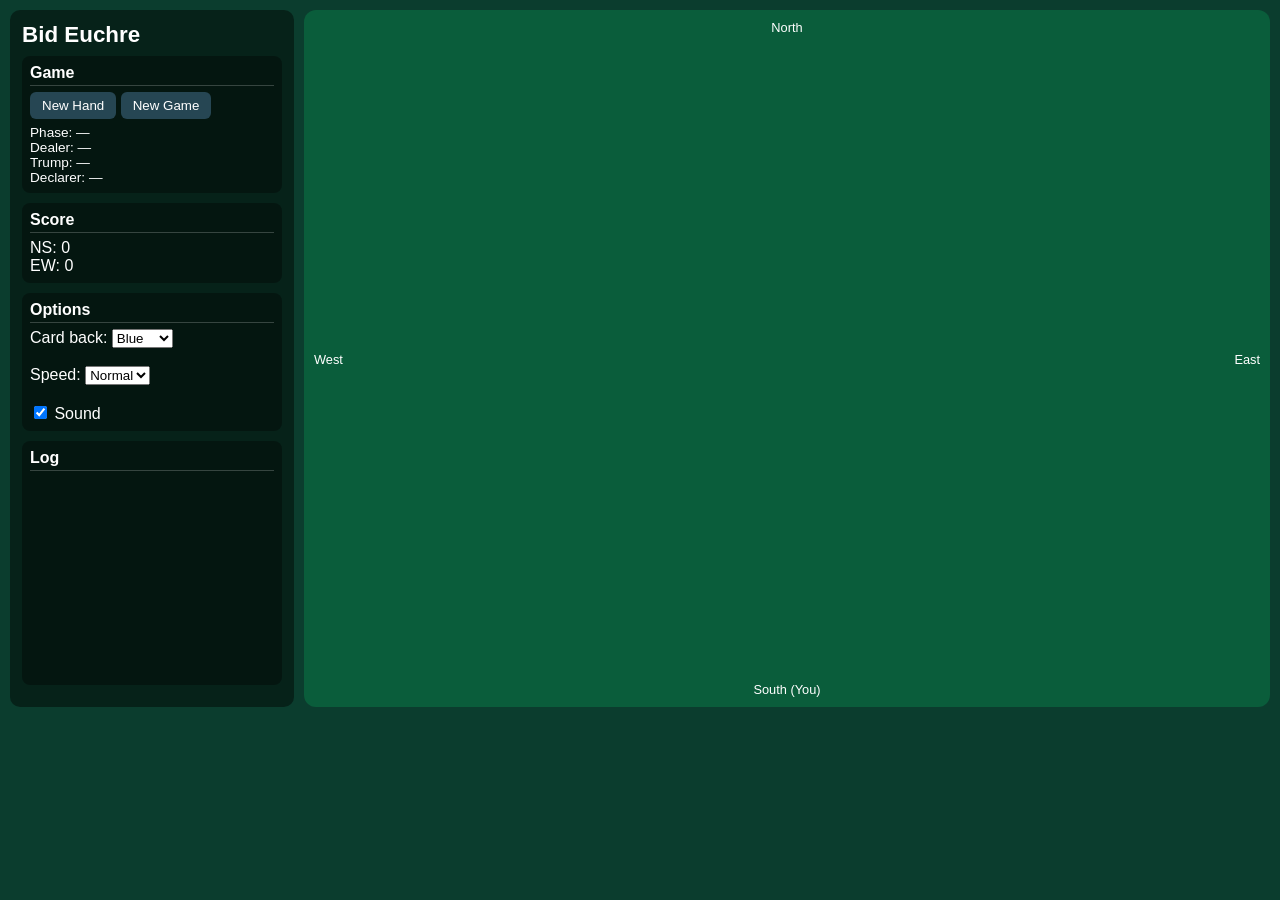
<file: index2.html>
<!DOCTYPE html>
<html lang="en">
<head>
<meta charset="UTF-8">
<title>Bid Euchre</title>

<style>
/* ————————————————————————————————
   GOOGLE SITES SAFE CARD RENDERING
   ———————————————————————————————— */

body {
    margin: 0;
    background: #0b3d2e;
    font-family: Arial, sans-serif;
    color: #fff;
}

/* Layout */
#root {
    display: flex;
    flex-direction: row;
    gap: 10px;
    padding: 10px;
}

/* Sidebar */
#sidebar {
    width: 260px;
    background: rgba(0,0,0,0.45);
    padding: 12px;
    border-radius: 10px;
}

#sidebar h1 {
    margin: 0 0 8px;
    font-size: 1.4rem;
}

.panel {
    background: rgba(0,0,0,0.35);
    padding: 8px;
    border-radius: 8px;
    margin-bottom: 10px;
}

.panel h2 {
    margin: 0 0 6px;
    font-size: 1rem;
    border-bottom: 1px solid rgba(255,255,255,0.2);
    padding-bottom: 3px;
}

/* Table area */
#table-area {
    flex: 1;
    background: #0a5d3b;
    border-radius: 12px;
    padding: 10px;
    position: relative;
}

/* Seats */
.seat {
    text-align: center;
    color: #fff;
    font-size: 0.8rem;
}

#north-seat { position: absolute; top: 10px; left: 50%; transform: translateX(-50%); }
#south-seat { position: absolute; bottom: 10px; left: 50%; transform: translateX(-50%); }
#west-seat  { position: absolute; top: 50%; left: 10px; transform: translateY(-50%); }
#east-seat  { position: absolute; top: 50%; right: 10px; transform: translateY(-50%); }

/* Horizontal North hand */
#north-hand {
    display: flex;
    flex-direction: row;
    gap: 6px;
    justify-content: center;
}

/* Card rendering — Google Sites safe */
.card {
    width: 70px;
    height: 100px;
    background: white;
    border-radius: 8px;
    border: 1px solid #222;
    position: relative;
    box-shadow: 0 3px 6px rgba(0,0,0,0.45);
    user-select: none;
}

.card-rank {
    position: absolute;
    top: 4px;
    left: 5px;
    font-size: 1rem;
    font-weight: bold;
}

.card-suit {
    position: absolute;
    top: 24px;
    left: 5px;
    font-size: 1rem;
}

.card-corner {
    position: absolute;
    bottom: 4px;
    right: 5px;
    font-size: 0.7rem;
    opacity: 0.7;
}

.red { color: #d00000; }
.black { color: #000; }

/* Card back */
.card-back {
    background: linear-gradient(135deg, #1d3557, #457b9d);
    color: #fff;
    font-weight: bold;
    font-size: 0.7rem;
    display: flex;
    align-items: center;
    justify-content: center;
}

/* South hand */
#south-hand {
    display: flex;
    flex-direction: row;
    gap: 8px;
    justify-content: center;
}

/* Trick center */
#trick-center {
    position: absolute;
    top: 50%;
    left: 50%;
    width: 260px;
    height: 180px;
    transform: translate(-50%, -50%);
    display: grid;
    grid-template-columns: 1fr 1fr;
    grid-template-rows: 1fr 1fr;
    justify-items: center;
    align-items: center;
}

.trick-slot {
    width: 80px;
    height: 110px;
}

/* Bidding modal */
#bidding-modal {
    position: absolute;
    top: 50%;
    left: 50%;
    transform: translate(-50%, -50%);
    background: rgba(0,0,0,0.9);
    padding: 12px;
    border-radius: 10px;
    width: 280px;
    display: none;
}

.bid-btn {
    padding: 6px;
    margin: 4px;
    width: 80px;
    border-radius: 6px;
    border: none;
    cursor: pointer;
}

button {
    cursor: pointer;
    padding: 6px 12px;
    border-radius: 6px;
    border: none;
    background: #264653;
    color: #fff;
}
button:hover {
    background: #1b3440;
}
</style>
</head>

<body>
<div id="root">

    <!-- ————————————————————————
         SIDEBAR
         ———————————————————————— -->
    <div id="sidebar">
        <h1>Bid Euchre</h1>

        <div class="panel">
            <h2>Game</h2>
            <button id="new-hand">New Hand</button>
            <button id="new-game">New Game</button>
            <div style="margin-top:6px;font-size:0.85rem;">
                Phase: <span id="phase">—</span><br>
                Dealer: <span id="dealer">—</span><br>
                Trump: <span id="trump">—</span><br>
                Declarer: <span id="declarer">—</span>
            </div>
        </div>

        <div class="panel">
            <h2>Score</h2>
            NS: <span id="score-ns">0</span><br>
            EW: <span id="score-ew">0</span>
        </div>

        <div class="panel">
            <h2>Options</h2>
            Card back:
            <select id="opt-cardback">
                <option value="blue">Blue</option>
                <option value="red">Red</option>
                <option value="green">Green</option>
                <option value="purple">Purple</option>
            </select><br><br>

            Speed:
            <select id="opt-speed">
                <option value="fast">Fast</option>
                <option value="normal" selected>Normal</option>
                <option value="slow">Slow</option>
            </select><br><br>

            <label><input type="checkbox" id="opt-sound" checked> Sound</label>
        </div>

        <div class="panel">
            <h2>Log</h2>
            <div id="log" style="height:200px;overflow-y:auto;font-size:0.8rem;"></div>
        </div>
    </div>

    <!-- ————————————————————————
         TABLE AREA
         ———————————————————————— -->
    <div id="table-area">

        <div id="north-seat" class="seat">
            North<br>
            <div id="north-hand"></div>
        </div>

        <div id="south-seat" class="seat">
            South (You)<br>
            <div id="south-hand"></div>
        </div>

        <div id="west-seat" class="seat">
            West<br>
            <div id="west-hand"></div>
        </div>

        <div id="east-seat" class="seat">
            East<br>
            <div id="east-hand"></div>
        </div>

        <div id="trick-center">
            <div id="trick-north" class="trick-slot"></div>
            <div id="trick-west" class="trick-slot"></div>
            <div id="trick-east" class="trick-slot"></div>
            <div id="trick-south" class="trick-slot"></div>
        </div>

        <!-- Bidding modal -->
        <div id="bidding-modal">
            <h3 style="text-align:center;margin:0;">Your Bid</h3>
            <div id="bid-step"></div>
            <div id="bid-controls" style="text-align:center;margin-top:8px;"></div>
        </div>

    </div>
</div>

<script>
/* ————————————————————————————————
   PART 1 JS STARTS HERE
   (Game state, deck, helpers)
   ———————————————————————————————— */

const SUITS = ["♣","♦","♥","♠"];
const SUIT_NAMES = ["Clubs","Diamonds","Hearts","Spades"];
const RANKS = ["9","10","J","Q","K","A"];
const PLAYERS = ["North","East","South","West"];

const state = {
    deck: [],
    hands: { North:[], East:[], South:[], West:[] },
    dealerIndex: 0,
    trump: null,
    declarer: null,
    declarerBid: null,
    phase: "idle",
    currentPlayer: null,
    trick: {},
    trickLeader: null,
    tricksWon: { NS:0, EW:0 },
    scores: { NS:0, EW:0 },
    options: {
        cardback: "blue",
        speed: "normal",
        sound: true
    }
};

function log(msg) {
    const el = document.getElementById("log");
    const p = document.createElement("div");
    p.textContent = msg;
    el.appendChild(p);
    el.scrollTop = el.scrollHeight;
}

function setPhase(p) {
    state.phase = p;
    document.getElementById("phase").textContent = p;
}

function createDeck() {
    const d = [];
    for (let s=0;s<4;s++) {
        for (let r=0;r<RANKS.length;r++) {
            d.push({suit:s, rank:r});
        }
    }
    return d;
}

function shuffle(a) {
    for (let i=a.length-1;i>0;i--) {
        const j = Math.floor(Math.random()*(i+1));
        [a[i],a[j]]=[a[j],a[i]];
    }
}

/* ————————————————————————————————
   DEALING + RENDERING
   ———————————————————————————————— */

function deal() {
    state.deck = createDeck();
    shuffle(state.deck);

    state.hands = { North:[], East:[], South:[], West:[] };

    for (let i=0;i<24;i++) {
        const p = PLAYERS[i % 4];
        state.hands[p].push(state.deck[i]);
    }

    for (const p of PLAYERS) {
        state.hands[p].sort((a,b) => a.suit===b.suit ? a.rank-b.rank : a.suit-b.suit);
    }
}

function cardColor(suit) {
    return (suit === 1 || suit === 2) ? "red" : "black";
}

function renderHands() {
    renderHand("North", true);
    renderHand("East", true);
    renderHand("West", true);
    renderHand("South", false);
}

function renderHand(player, hidden) {
    const el = document.getElementById(player.toLowerCase()+"-hand");
    el.innerHTML = "";

    const hand = state.hands[player];

    hand.forEach(card => {
        const div = document.createElement("div");
        div.className = "card";

        if (hidden) {
            div.classList.add("card-back");
            div.textContent = "EUCHRE";
        } else {
            const r = document.createElement("div");
            r.className = "card-rank " + cardColor(card.suit);
            r.textContent = RANKS[card.rank];

            const s = document.createElement("div");
            s.className = "card-suit " + cardColor(card.suit);
            s.textContent = SUITS[card.suit];

            const c = document.createElement("div");
            c.className = "card-corner";
            c.textContent = SUIT_NAMES[card.suit];

            div.appendChild(r);
            div.appendChild(s);
            div.appendChild(c);

            if (state.phase === "playing" && state.currentPlayer === "South") {
                const leadSuit = state.trick[state.trickLeader]?.suit ?? null;
                const legal = legalPlays(state.hands.South, leadSuit);
                const legalSet = new Set(legal.map(x => x.suit+"-"+x.rank));

                if (legalSet.has(card.suit+"-"+card.rank)) {
                    div.style.cursor = "pointer";
                    div.addEventListener("click", () => playCard("South", card));
                } else {
                    div.style.opacity = "0.4";
                }
            }
        }

        el.appendChild(div);
    });
}

/* ————————————————————————————————
   TRUMP + LEFT/RIGHT BOWER LOGIC
   ———————————————————————————————— */

function isLeftBower(card) {
    const t = state.trump;
    if (t === null) return false;
    const left = (t===0||t===3) ? (t===0?3:0) : (t===1?2:1);
    return card.rank === 2 && card.suit === left;
}

function isRightBower(card) {
    return card.rank === 2 && card.suit === state.trump;
}

function effectiveSuit(card) {
    if (isLeftBower(card)) return state.trump;
    return card.suit;
}

function legalPlays(hand, leadSuit) {
    if (leadSuit === null) return hand.slice();
    const canFollow = hand.some(c => effectiveSuit(c) === leadSuit);
    if (!canFollow) return hand.slice();
    return hand.filter(c => effectiveSuit(c) === leadSuit);
}

function cardValue(card, leadSuit) {
    if (isRightBower(card)) return 200;
    if (isLeftBower(card)) return 199;

    const trump = state.trump;
    const eff = effectiveSuit(card);

    if (eff === trump) return 100 + card.rank;
    if (eff === leadSuit) return 50 + card.rank;
    return card.rank;
}

/* ————————————————————————————————
   TRICK RENDERING
   ———————————————————————————————— */

function renderTrick() {
    ["north","east","south","west"].forEach(pos => {
        document.getElementById("trick-"+pos).innerHTML = "";
    });

    for (const [player, card] of Object.entries(state.trick)) {
        const slot = document.getElementById("trick-"+player.toLowerCase());
        const div = document.createElement("div");
        div.className = "card";

        const r = document.createElement("div");
        r.className = "card-rank " + cardColor(card.suit);
        r.textContent = RANKS[card.rank];

        const s = document.createElement("div");
        s.className = "card-suit " + cardColor(card.suit);
        s.textContent = SUITS[card.suit];

        const c = document.createElement("div");
        c.className = "card-corner";
        c.textContent = player;

        div.appendChild(r);
        div.appendChild(s);
        div.appendChild(c);

        slot.appendChild(div);
    }
}

/* ————————————————————————————————
   BIDDING SYSTEM (TRICKS → SUIT)
   ———————————————————————————————— */

function startBidding() {
    setPhase("bidding");
    state.trump = null;
    state.declarer = null;
    state.declarerBid = null;
    state.trick = {};
    state.tricksWon = { NS:0, EW:0 };

    const start = (state.dealerIndex + 1) % 4;
    state.currentPlayer = PLAYERS[start];

    biddingRound(0, null);
}

function biddingRound(step, bestBid) {
    if (step >= 4) {
        if (!bestBid) {
            const dealer = PLAYERS[state.dealerIndex];
            const suit = evaluateBestSuit(state.hands[dealer]);
            bestBid = { player: dealer, tricks: 3, suit };
            log(dealer+" forced to bid 3 in "+SUIT_NAMES[suit]);
        }
        finalizeBid(bestBid);
        return;
    }

    const player = PLAYERS[(state.dealerIndex + 1 + step) % 4];
    state.currentPlayer = player;

    if (player === "South") {
        showBidTrickSelection(bestBid);
    } else {
        aiBid(player, bestBid, step);
    }
}

function evaluateBestSuit(hand) {
    const scores = [0,0,0,0];
    hand.forEach(c => scores[c.suit] += c.rank);
    return scores.indexOf(Math.max(...scores));
}

function aiBid(player, bestBid, step) {
    const suit = evaluateBestSuit(state.hands[player]);
    const strength = state.hands[player].reduce((a,c)=>a+c.rank,0);

    let tricks = 0;
    if (strength > 18) tricks = 5;
    else if (strength > 14) tricks = 4;
    else if (strength > 10) tricks = 3;

    if (tricks === 0) {
        log(player+" passes");
    } else {
        const bid = { player, tricks, suit };
        if (!bestBid || bid.tricks > bestBid.tricks) {
            bestBid = bid;
            log(player+" bids "+tricks+" in "+SUIT_NAMES[suit]);
        } else {
            log(player+" passes");
        }
    }

    biddingRound(step+1, bestBid);
}

/* ————————————————————————————————
   HUMAN BIDDING UI
   ———————————————————————————————— */

function showBidTrickSelection(bestBid) {
    const modal = document.getElementById("bidding-modal");
    const step = document.getElementById("bid-step");
    const controls = document.getElementById("bid-controls");

    modal.style.display = "block";
    step.textContent = "Select tricks";

    controls.innerHTML = "";

    const min = bestBid ? bestBid.tricks+1 : 3;
    for (let t=min; t<=6; t++) {
        const b = document.createElement("button");
        b.className = "bid-btn";
        b.textContent = t+" tricks";
        b.onclick = () => showBidSuitSelection(t, bestBid);
        controls.appendChild(b);
    }

    const pass = document.createElement("button");
    pass.className = "bid-btn";
    pass.textContent = "Pass";
    pass.onclick = () => {
        modal.style.display = "none";
        log("South passes");
        continueBidding(bestBid);
    };
    controls.appendChild(pass);
}

function showBidSuitSelection(tricks, bestBid) {
    const step = document.getElementById("bid-step");
    const controls = document.getElementById("bid-controls");

    step.textContent = "Select suit";
    controls.innerHTML = "";

    SUITS.forEach((sym, idx) => {
        const b = document.createElement("button");
        b.className = "bid-btn";
        b.textContent = sym+" "+SUIT_NAMES[idx];
        b.onclick = () => {
            const bid = { player:"South", tricks, suit:idx };
            document.getElementById("bidding-modal").style.display = "none";

            if (!bestBid || bid.tricks > bestBid.tricks) {
                bestBid = bid;
                log("South bids "+tricks+" in "+SUIT_NAMES[idx]);
            } else {
                log("South passes");
            }

            continueBidding(bestBid);
        };
        controls.appendChild(b);
    });
}

function continueBidding(bestBid) {
    const start = (state.dealerIndex + 1) % 4;
    const step = (PLAYERS.indexOf("South") - start + 4) % 4;
    biddingRound(step+1, bestBid);
}

function finalizeBid(bid) {
    state.declarer = bid.player;
    state.declarerBid = bid.tricks;
    state.trump = bid.suit;

    document.getElementById("trump").textContent = SUIT_NAMES[bid.suit];
    document.getElementById("declarer").textContent = bid.player;

    log("Declarer: "+bid.player+" ("+bid.tricks+" in "+SUIT_NAMES[bid.suit]+")");

    startPlay();
}

/* ————————————————————————————————
   PLAY PHASE
   ———————————————————————————————— */

function startPlay() {
    setPhase("playing");
    state.trick = {};

    const leader = (state.dealerIndex + 1) % 4;
    state.currentPlayer = PLAYERS[leader];
    state.trickLeader = state.currentPlayer;

    renderHands();
    renderTrick();

    if (state.currentPlayer !== "South") {
        setTimeout(aiPlay, 600);
    }
}

function playCard(player, card) {
    const hand = state.hands[player];
    const idx = hand.indexOf(card);
    if (idx >= 0) hand.splice(idx,1);

    state.trick[player] = card;

    renderHands();
    renderTrick();

    if (Object.keys(state.trick).length === 4) {
        setTimeout(resolveTrick, 700);
    } else {
        state.currentPlayer = nextPlayer(player);
        if (state.currentPlayer !== "South") {
            setTimeout(aiPlay, 600);
        }
    }
}

function nextPlayer(p) {
    return PLAYERS[(PLAYERS.indexOf(p)+1)%4];
}

function aiPlay() {
    const p = state.currentPlayer;
    const hand = state.hands[p];

    const leadSuit = state.trick[state.trickLeader]?.suit ?? null;
    const legal = legalPlays(hand, leadSuit);

    let chosen;

    if (Object.keys(state.trick).length === 0) {
        chosen = legal.sort((a,b)=>cardValue(b,a.suit)-cardValue(a,a.suit))[0];
    } else {
        const winner = currentTrickWinner();
        const partner = (p==="North"||p==="South") ? (p==="North"?"South":"North") : (p==="East"?"West":"East");

        if (winner === partner) {
            chosen = legal.sort((a,b)=>cardValue(a,leadSuit)-cardValue(b,leadSuit))[0];
        } else {
            chosen = legal.sort((a,b)=>cardValue(b,leadSuit)-cardValue(a,leadSuit))[0];
        }
    }

    playCard(p, chosen);
}

function currentTrickWinner() {
    const lead = state.trickLeader;
    const leadSuit = effectiveSuit(state.trick[lead]);

    let bestPlayer = lead;
    let bestCard = state.trick[lead];
    let bestVal = cardValue(bestCard, leadSuit);

    for (const [p,c] of Object.entries(state.trick)) {
        const v = cardValue(c, leadSuit);
        if (v > bestVal) {
            bestVal = v;
            bestPlayer = p;
        }
    }
    return bestPlayer;
}

function resolveTrick() {
    const winner = currentTrickWinner();
    const ns = (winner==="North"||winner==="South");

    if (ns) state.tricksWon.NS++;
    else state.tricksWon.EW++;

    log(winner+" wins trick");

    state.trick = {};
    state.trickLeader = winner;
    state.currentPlayer = winner;

    renderHands();
    renderTrick();

    if (state.hands.North.length === 0) {
        setTimeout(scoreHand, 800);
    } else if (winner !== "South") {
        setTimeout(aiPlay, 600);
    }
}

/* ————————————————————————————————
   SCORING
   ———————————————————————————————— */

function scoreHand() {
    const bid = state.declarerBid;
    const declarer = state.declarer;
    const nsDeclarer = (declarer === "North" || declarer === "South");

    const nsTricks = state.tricksWon.NS;
    const ewTricks = state.tricksWon.EW;

    let nsDelta = 0;
    let ewDelta = 0;

    if (nsDeclarer) {
        if (nsTricks >= bid) {
            nsDelta = bid;
            log("NS made contract ("+nsTricks+" vs "+bid+") +"+bid);
        } else {
            nsDelta = -bid;
            log("NS failed contract ("+nsTricks+" vs "+bid+") -"+bid);
        }
    } else {
        if (ewTricks >= bid) {
            ewDelta = bid;
            log("EW made contract ("+ewTricks+" vs "+bid+") +"+bid);
        } else {
            ewDelta = -bid;
            log("EW failed contract ("+ewTricks+" vs "+bid+") -"+bid);
        }
    }

    state.scores.NS += nsDelta;
    state.scores.EW += ewDelta;

    document.getElementById("score-ns").textContent = state.scores.NS;
    document.getElementById("score-ew").textContent = state.scores.EW;

    if (state.scores.NS >= 32 || state.scores.EW >= 32) {
        const winner = state.scores.NS >= 32 ? "North–South" : "East–West";
        log("GAME OVER — "+winner+" win");
        setPhase("idle");
        return;
    }

    state.dealerIndex = (state.dealerIndex + 1) % 4;
    document.getElementById("dealer").textContent = PLAYERS[state.dealerIndex];

    log("Hand complete. Click New Hand.");
    setPhase("idle");
}

/* ————————————————————————————————
   NEW HAND / NEW GAME
   ———————————————————————————————— */

function newHand() {
    log("—— NEW HAND ——");
    deal();
    renderHands();
    renderTrick();

    document.getElementById("dealer").textContent = PLAYERS[state.dealerIndex];
    document.getElementById("trump").textContent = "—";
    document.getElementById("declarer").textContent = "—";

    startBidding();
}

function newGame() {
    log("—— NEW GAME ——");
    state.scores = { NS:0, EW:0 };
    state.dealerIndex = 0;

    document.getElementById("score-ns").textContent = 0;
    document.getElementById("score-ew").textContent = 0;

    newHand();
}

/* ————————————————————————————————
   OPTIONS
   ———————————————————————————————— */

document.getElementById("opt-cardback").addEventListener("change", e => {
    state.options.cardback = e.target.value;
    renderHands();
});

document.getElementById("opt-speed").addEventListener("change", e => {
    state.options.speed = e.target.value;
});

document.getElementById("opt-sound").addEventListener("change", e => {
    state.options.sound = e.target.checked;
});

/* ————————————————————————————————
   INITIALIZATION
   ———————————————————————————————— */

document.getElementById("new-hand").onclick = newHand;
document.getElementById("new-game").onclick = newGame;

renderHands();
renderTrick();
setPhase("idle");
log("Ready. Click New Hand.");
</file>
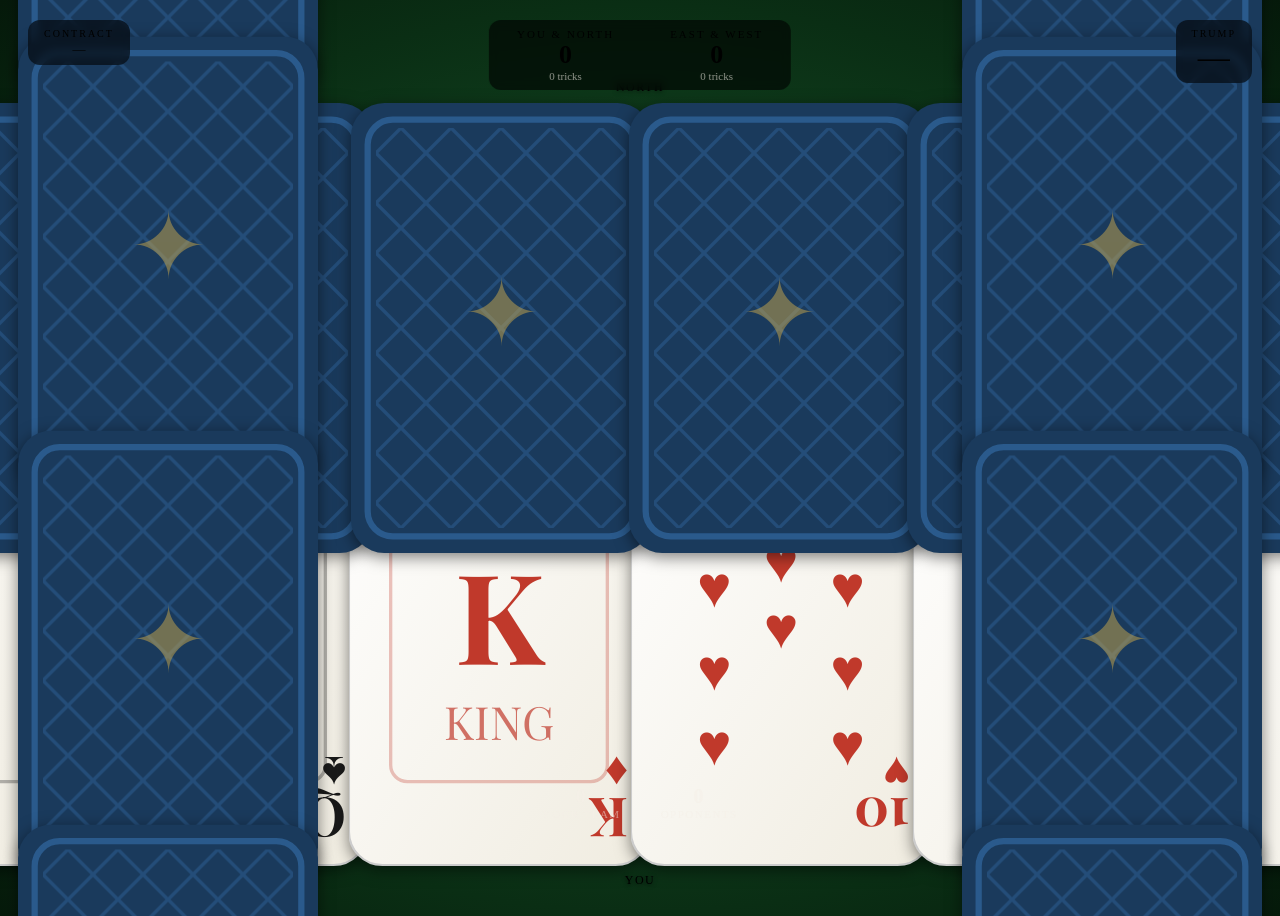
<file: Index3.html>
<!DOCTYPE html>

<html lang="en">
<head>
<meta charset="UTF-8">
<meta name="viewport" content="width=device-width, initial-scale=1.0">
<title>Bid Euchre</title>
<link href="https://fonts.googleapis.com/css2?family=Playfair+Display:ital,wght@0,400;0,700;1,400&family=Crimson+Text:ital,wght@0,400;0,600;1,400&display=swap" rel="stylesheet">
<style>
  :root {
    --felt: #1a5c2e;
    --felt-dark: #0f3a1c;
    --felt-light: #246b38;
    --gold: #c9a84c;
    --gold-light: #e8c96a;
    --gold-dark: #8b6914;
    --cream: #f5f0e8;
    --red: #c0392b;
    --black: #1a1a1a;
    --card-w: 72px;
    --card-h: 108px;
    --shadow: 0 8px 32px rgba(0,0,0,0.5);
  }

- { box-sizing: border-box; margin: 0; padding: 0; }

body {
background: radial-gradient(ellipse at center, #1a5c2e 0%, #0a2e14 70%, #061a0b 100%);
min-height: 100vh;
font-family: ‘Crimson Text’, Georgia, serif;
color: var(–cream);
overflow: hidden;
user-select: none;
}

#table {
width: 100vw;
height: 100vh;
position: relative;
display: flex;
flex-direction: column;
align-items: center;
justify-content: center;
}

/* Felt texture overlay */
#table::before {
content: ‘’;
position: fixed; inset: 0;
background-image:
repeating-linear-gradient(0deg, transparent, transparent 2px, rgba(0,0,0,0.03) 2px, rgba(0,0,0,0.03) 4px),
repeating-linear-gradient(90deg, transparent, transparent 2px, rgba(0,0,0,0.03) 2px, rgba(0,0,0,0.03) 4px);
pointer-events: none; z-index: 0;
}

/* Gold border ring */
#table::after {
content: ‘’;
position: fixed;
inset: 12px;
border: 2px solid var(–gold-dark);
border-radius: 24px;
box-shadow: inset 0 0 60px rgba(0,0,0,0.4), 0 0 0 1px rgba(201,168,76,0.2);
pointer-events: none; z-index: 0;
}

/* ── SCOREBOARD ── */
#scoreboard {
position: fixed; top: 20px; left: 50%; transform: translateX(-50%);
display: flex; gap: 0; z-index: 10;
background: rgba(0,0,0,0.6);
border: 1px solid var(–gold-dark);
border-radius: 12px;
overflow: hidden;
backdrop-filter: blur(4px);
}
.score-team {
padding: 8px 28px; text-align: center;
border-right: 1px solid var(–gold-dark);
}
.score-team:last-child { border-right: none; }
.score-label {
font-family: ‘Playfair Display’, serif;
font-size: 11px; letter-spacing: 2px;
text-transform: uppercase; color: var(–gold);
margin-bottom: 2px;
}
.score-val {
font-family: ‘Playfair Display’, serif;
font-size: 26px; font-weight: 700; color: var(–cream);
line-height: 1;
}
.score-tricks {
font-size: 11px; color: rgba(245,240,232,0.6); margin-top: 2px;
}

/* ── TRUMP INDICATOR ── */
#trump-display {
position: fixed; top: 20px; right: 28px;
background: rgba(0,0,0,0.6);
border: 1px solid var(–gold-dark);
border-radius: 12px;
padding: 8px 16px; text-align: center; z-index: 10;
backdrop-filter: blur(4px);
transition: all 0.4s;
}
#trump-display .t-label {
font-size: 10px; letter-spacing: 2px; text-transform: uppercase;
color: var(–gold); margin-bottom: 2px;
}
#trump-suit {
font-size: 32px; line-height: 1;
}
#trump-info {
font-size: 10px; color: rgba(245,240,232,0.6); margin-top: 2px;
}

/* ── BID DISPLAY ── */
#bid-display {
position: fixed; top: 20px; left: 28px;
background: rgba(0,0,0,0.6);
border: 1px solid var(–gold-dark);
border-radius: 12px;
padding: 8px 16px; text-align: center; z-index: 10;
backdrop-filter: blur(4px);
}
#bid-display .t-label {
font-size: 10px; letter-spacing: 2px; text-transform: uppercase;
color: var(–gold); margin-bottom: 2px;
}
#bid-info { font-size: 13px; color: var(–cream); }

/* ── PLAYER AREAS ── */
.player-area {
position: fixed; display: flex; flex-direction: column;
align-items: center; gap: 6px; z-index: 5;
}
#area-south { bottom: 12px; left: 50%; transform: translateX(-50%); }
#area-north { top: 80px; left: 50%; transform: translateX(-50%); }
#area-west  { left: 18px; top: 50%; transform: translateY(-50%); }
#area-east  { right: 18px; top: 50%; transform: translateY(-50%); }

.player-name {
font-family: ‘Playfair Display’, serif;
font-size: 12px; letter-spacing: 1.5px; text-transform: uppercase;
color: var(–gold); text-shadow: 0 1px 4px rgba(0,0,0,0.8);
white-space: nowrap;
}
.player-name.active-player {
color: #fff; text-shadow: 0 0 12px var(–gold-light), 0 1px 4px rgba(0,0,0,0.8);
}

/* ── CARD HAND ── */
.hand {
display: flex; position: relative;
justify-content: center;
}
#area-south .hand { flex-direction: row; }
#area-north .hand { flex-direction: row; }
#area-west  .hand { flex-direction: column; }
#area-east  .hand { flex-direction: column; }

/* ── CARD ── */
.card {
width: var(–card-w); height: var(–card-h);
border-radius: 8px;
position: relative;
cursor: pointer;
transition: transform 0.18s cubic-bezier(.34,1.56,.64,1), box-shadow 0.18s;
flex-shrink: 0;
filter: drop-shadow(0 4px 8px rgba(0,0,0,0.5));
}
.card svg { width: 100%; height: 100%; border-radius: 8px; }

/* South hand fan overlap */
#area-south .hand .card { margin-left: -18px; }
#area-south .hand .card:first-child { margin-left: 0; }
#area-north .hand .card { margin-left: -22px; }
#area-north .hand .card:first-child { margin-left: 0; }
#area-west  .hand .card { margin-top: -60px; }
#area-west  .hand .card:first-child { margin-top: 0; }
#area-east  .hand .card { margin-top: -60px; }
#area-east  .hand .card:first-child { margin-top: 0; }

.card.playable:hover {
transform: translateY(-18px) scale(1.06);
z-index: 20;
filter: drop-shadow(0 12px 20px rgba(0,0,0,0.7));
}
.card.selected {
transform: translateY(-22px) scale(1.06);
z-index: 20;
filter: drop-shadow(0 0 16px var(–gold-light)) drop-shadow(0 12px 20px rgba(0,0,0,0.7));
}
.card.played-card {
cursor: default;
pointer-events: none;
}
.card.face-down svg { pointer-events: none; }

/* Side hands rotation */
#area-west  .hand .card { transform-origin: center; }
#area-east  .hand .card { transform-origin: center; }

/* ── TRICK AREA (CENTER) ── */
#trick-area {
position: fixed;
top: 50%; left: 50%;
transform: translate(-50%, -50%);
width: 340px; height: 280px;
z-index: 6;
pointer-events: none;
}
.trick-slot {
position: absolute;
width: var(–card-w); height: var(–card-h);
}
#trick-south { bottom: 0; left: 50%; transform: translateX(-50%); }
#trick-north { top: 0; left: 50%; transform: translateX(-50%); }
#trick-west  { left: 0; top: 50%; transform: translateY(-50%); }
#trick-east  { right: 0; top: 50%; transform: translateY(-50%); }

/* ── BID MODAL ── */
#bid-modal {
position: fixed; inset: 0;
background: rgba(0,0,0,0.65);
display: flex; align-items: center; justify-content: center;
z-index: 50;
backdrop-filter: blur(3px);
}
#bid-modal.hidden { display: none; }

.modal-box {
background: linear-gradient(145deg, #0e3320, #1a5c2e);
border: 1px solid var(–gold);
border-radius: 20px;
padding: 32px 40px;
text-align: center;
box-shadow: 0 24px 80px rgba(0,0,0,0.7), inset 0 1px 0 rgba(201,168,76,0.3);
min-width: 320px;
animation: modalPop 0.3s cubic-bezier(.34,1.56,.64,1);
}
@keyframes modalPop {
from { transform: scale(0.8); opacity: 0; }
to   { transform: scale(1);   opacity: 1; }
}
.modal-title {
font-family: ‘Playfair Display’, serif;
font-size: 22px; font-weight: 700;
color: var(–gold-light);
margin-bottom: 6px;
letter-spacing: 1px;
}
.modal-sub {
font-size: 14px; color: rgba(245,240,232,0.7);
margin-bottom: 24px;
}

/* Bid buttons grid */
#bid-buttons {
display: grid; grid-template-columns: repeat(4, 1fr);
gap: 8px; margin-bottom: 16px;
}
.bid-btn {
background: rgba(0,0,0,0.4);
border: 1px solid var(–gold-dark);
border-radius: 10px;
color: var(–cream);
font-family: ‘Playfair Display’, serif;
font-size: 18px; font-weight: 700;
padding: 10px 0;
cursor: pointer;
transition: all 0.15s;
}
.bid-btn:hover {
background: var(–gold-dark);
border-color: var(–gold);
color: #fff;
transform: translateY(-2px);
box-shadow: 0 4px 12px rgba(0,0,0,0.4);
}
.bid-btn.pass-btn {
grid-column: 1 / -1;
background: rgba(80,0,0,0.3);
border-color: #7a2020;
font-size: 15px; letter-spacing: 1px;
}
.bid-btn.pass-btn:hover { background: #7a2020; border-color: #c0392b; }

/* Trump picker */
#trump-picker {
display: flex; gap: 12px; justify-content: center;
margin-bottom: 16px;
}
.trump-btn {
font-size: 36px; padding: 10px 14px;
background: rgba(0,0,0,0.4);
border: 2px solid var(–gold-dark);
border-radius: 12px;
cursor: pointer;
transition: all 0.15s;
line-height: 1;
}
.trump-btn:hover { background: rgba(0,0,0,0.7); border-color: var(–gold); transform: scale(1.1); }
.trump-btn.suit-red { color: #e74c3c; }
.trump-btn.suit-black { color: #f0ece0; }

/* High/Low picker */
#highlow-picker {
display: flex; gap: 16px; justify-content: center; margin-bottom: 16px;
}
.hl-btn {
padding: 12px 32px;
background: rgba(0,0,0,0.4);
border: 2px solid var(–gold-dark);
border-radius: 12px;
color: var(–cream);
font-family: ‘Playfair Display’, serif;
font-size: 17px;
cursor: pointer;
transition: all 0.15s;
}
.hl-btn:hover { background: var(–gold-dark); border-color: var(–gold); transform: scale(1.05); }

/* ── MESSAGE BANNER ── */
#message {
position: fixed; bottom: 160px; left: 50%; transform: translateX(-50%);
background: rgba(0,0,0,0.75);
border: 1px solid var(–gold-dark);
border-radius: 40px;
padding: 10px 28px;
font-family: ‘Playfair Display’, serif;
font-size: 16px; color: var(–gold-light);
z-index: 40;
white-space: nowrap;
pointer-events: none;
transition: opacity 0.4s;
backdrop-filter: blur(4px);
}
#message.hidden { opacity: 0; }

/* ── SPEECH BUBBLES ── */
.speech {
position: fixed;
background: rgba(0,0,0,0.75);
border: 1px solid var(–gold-dark);
border-radius: 10px;
padding: 6px 12px;
font-size: 13px;
color: var(–cream);
z-index: 30;
pointer-events: none;
white-space: nowrap;
backdrop-filter: blur(3px);
transition: opacity 0.4s;
}
.speech.hidden { opacity: 0; }
#speech-north { top: 190px; left: 50%; transform: translateX(-50%); }
#speech-west  { left: 180px; top: 50%; transform: translateY(-50%); }
#speech-east  { right: 180px; top: 50%; transform: translateY(-50%); }

/* ── TRICK SCORE PILES ── */
#trick-piles {
position: fixed; bottom: 80px; left: 50%; transform: translateX(-50%);
display: flex; gap: 40px; z-index: 5;
pointer-events: none;
}
.trick-pile {
text-align: center;
font-size: 11px; letter-spacing: 1.5px; text-transform: uppercase;
color: rgba(245,240,232,0.5);
}
.trick-pile-count {
font-family: ‘Playfair Display’, serif;
font-size: 20px; font-weight: 700;
color: var(–gold); display: block;
}

/* ── RESULT OVERLAY ── */
#result-overlay {
position: fixed; inset: 0;
background: rgba(0,0,0,0.7);
display: flex; align-items: center; justify-content: center;
z-index: 60;
backdrop-filter: blur(5px);
}
#result-overlay.hidden { display: none; }
.result-box {
background: linear-gradient(145deg, #0e3320, #1a5c2e);
border: 2px solid var(–gold);
border-radius: 24px;
padding: 40px 60px;
text-align: center;
box-shadow: 0 24px 80px rgba(0,0,0,0.8), inset 0 1px 0 rgba(201,168,76,0.4);
animation: modalPop 0.4s cubic-bezier(.34,1.56,.64,1);
}
.result-title {
font-family: ‘Playfair Display’, serif;
font-size: 36px; font-weight: 700;
color: var(–gold-light);
margin-bottom: 8px;
}
.result-detail {
font-size: 18px; color: var(–cream);
margin-bottom: 24px; line-height: 1.6;
}
.result-scores {
display: flex; gap: 40px; justify-content: center;
margin-bottom: 28px;
}
.result-score-item { text-align: center; }
.result-score-team {
font-size: 12px; letter-spacing: 2px; text-transform: uppercase;
color: var(–gold); margin-bottom: 4px;
}
.result-score-num {
font-family: ‘Playfair Display’, serif;
font-size: 40px; font-weight: 700; color: #fff;
}
#deal-again-btn {
background: var(–gold-dark);
border: 1px solid var(–gold);
border-radius: 40px;
color: var(–cream);
font-family: ‘Playfair Display’, serif;
font-size: 16px; letter-spacing: 1px;
padding: 12px 40px;
cursor: pointer;
transition: all 0.2s;
}
#deal-again-btn:hover { background: var(–gold); color: #000; transform: scale(1.04); }

/* ── PLAY CARD BUTTON ── */
#play-btn {
position: fixed; bottom: 145px; left: 50%; transform: translateX(-50%);
background: var(–gold-dark);
border: 1px solid var(–gold);
border-radius: 40px;
color: var(–cream);
font-family: ‘Playfair Display’, serif;
font-size: 14px; letter-spacing: 1px;
padding: 10px 32px;
cursor: pointer;
z-index: 20;
transition: all 0.2s;
}
#play-btn.hidden { display: none; }
#play-btn:hover { background: var(–gold); color: #000; }

/* ── ANIMATIONS ── */
@keyframes cardDeal {
from { transform: scale(0.5) translateY(-80px); opacity: 0; }
to   { transform: scale(1) translateY(0);       opacity: 1; }
}
@keyframes cardFly {
from { opacity: 1; }
to   { opacity: 0; transform: scale(0.8); }
}
@keyframes trickWin {
0%   { transform: scale(1); }
50%  { transform: scale(1.08); }
100% { transform: scale(1); }
}
.deal-anim { animation: cardDeal 0.35s cubic-bezier(.34,1.56,.64,1) both; }

/* Decorative corner ornaments */
.corner-ornament {
position: fixed;
width: 60px; height: 60px;
opacity: 0.25;
pointer-events: none; z-index: 1;
}
#co-tl { top: 20px; left: 20px; }
#co-tr { top: 20px; right: 20px; transform: scaleX(-1); }
#co-bl { bottom: 20px; left: 20px; transform: scaleY(-1); }
#co-br { bottom: 20px; right: 20px; transform: scale(-1,-1); }
</style>

</head>
<body>
<div id="table">

  <!-- Corner ornaments -->

  <svg class="corner-ornament" id="co-tl" viewBox="0 0 60 60">
    <path d="M5 5 L55 5 L55 10 L10 10 L10 55 L5 55 Z" fill="none" stroke="#c9a84c" stroke-width="2"/>
    <circle cx="12" cy="12" r="4" fill="none" stroke="#c9a84c" stroke-width="1.5"/>
    <path d="M20 5 Q30 15 20 25 Q30 15 40 25 Q30 15 40 5" fill="none" stroke="#c9a84c" stroke-width="1"/>
  </svg>
  <svg class="corner-ornament" id="co-tr" viewBox="0 0 60 60">
    <path d="M5 5 L55 5 L55 10 L10 10 L10 55 L5 55 Z" fill="none" stroke="#c9a84c" stroke-width="2"/>
    <circle cx="12" cy="12" r="4" fill="none" stroke="#c9a84c" stroke-width="1.5"/>
    <path d="M20 5 Q30 15 20 25 Q30 15 40 25 Q30 15 40 5" fill="none" stroke="#c9a84c" stroke-width="1"/>
  </svg>
  <svg class="corner-ornament" id="co-bl" viewBox="0 0 60 60">
    <path d="M5 5 L55 5 L55 10 L10 10 L10 55 L5 55 Z" fill="none" stroke="#c9a84c" stroke-width="2"/>
    <circle cx="12" cy="12" r="4" fill="none" stroke="#c9a84c" stroke-width="1.5"/>
    <path d="M20 5 Q30 15 20 25 Q30 15 40 25 Q30 15 40 5" fill="none" stroke="#c9a84c" stroke-width="1"/>
  </svg>
  <svg class="corner-ornament" id="co-br" viewBox="0 0 60 60">
    <path d="M5 5 L55 5 L55 10 L10 10 L10 55 L5 55 Z" fill="none" stroke="#c9a84c" stroke-width="2"/>
    <circle cx="12" cy="12" r="4" fill="none" stroke="#c9a84c" stroke-width="1.5"/>
    <path d="M20 5 Q30 15 20 25 Q30 15 40 25 Q30 15 40 5" fill="none" stroke="#c9a84c" stroke-width="1"/>
  </svg>

  <!-- Scoreboard -->

  <div id="scoreboard">
    <div class="score-team">
      <div class="score-label">You &amp; North</div>
      <div class="score-val" id="score-us">0</div>
      <div class="score-tricks" id="tricks-us">0 tricks</div>
    </div>
    <div class="score-team">
      <div class="score-label">East &amp; West</div>
      <div class="score-val" id="score-them">0</div>
      <div class="score-tricks" id="tricks-them">0 tricks</div>
    </div>
  </div>

  <!-- Trump display -->

  <div id="trump-display">
    <div class="t-label">Trump</div>
    <div id="trump-suit">—</div>
    <div id="trump-info"></div>
  </div>

  <!-- Bid display -->

  <div id="bid-display">
    <div class="t-label">Contract</div>
    <div id="bid-info">—</div>
  </div>

  <!-- Player areas -->

  <div class="player-area" id="area-south">
    <div class="hand" id="hand-south"></div>
    <div class="player-name" id="name-south">You</div>
  </div>
  <div class="player-area" id="area-north">
    <div class="player-name" id="name-north">North</div>
    <div class="hand" id="hand-north"></div>
  </div>
  <div class="player-area" id="area-west">
    <div class="player-name" id="name-west">West</div>
    <div class="hand" id="hand-west"></div>
  </div>
  <div class="player-area" id="area-east">
    <div class="player-name" id="name-east">East</div>
    <div class="hand" id="hand-east"></div>
  </div>

  <!-- Center trick area -->

  <div id="trick-area">
    <div class="trick-slot" id="trick-south"></div>
    <div class="trick-slot" id="trick-north"></div>
    <div class="trick-slot" id="trick-west"></div>
    <div class="trick-slot" id="trick-east"></div>
  </div>

  <!-- Speech bubbles -->

  <div class="speech hidden" id="speech-north"></div>
  <div class="speech hidden" id="speech-west"></div>
  <div class="speech hidden" id="speech-east"></div>

  <!-- Message banner -->

  <div id="message" class="hidden"></div>

  <!-- Trick piles display -->

  <div id="trick-piles">
    <div class="trick-pile">
      <span class="trick-pile-count" id="pile-us">0</span>
      Your Team
    </div>
    <div class="trick-pile">
      <span class="trick-pile-count" id="pile-them">0</span>
      Opponents
    </div>
  </div>

  <!-- Play button -->

<button id="play-btn" class="hidden">Play Selected Card</button>

  <!-- Bid Modal -->

  <div id="bid-modal" class="hidden">
    <div class="modal-box" id="modal-inner">
      <div class="modal-title" id="modal-title">Your Bid</div>
      <div class="modal-sub" id="modal-sub">Choose a bid or pass</div>
      <div id="bid-buttons"></div>
      <div id="trump-picker" style="display:none;"></div>
      <div id="highlow-picker" style="display:none;"></div>
    </div>
  </div>

  <!-- Result overlay -->

  <div id="result-overlay" class="hidden">
    <div class="result-box">
      <div class="result-title" id="result-title">Hand Over</div>
      <div class="result-detail" id="result-detail"></div>
      <div class="result-scores">
        <div class="result-score-item">
          <div class="result-score-team">You &amp; North</div>
          <div class="result-score-num" id="result-us">0</div>
        </div>
        <div class="result-score-item">
          <div class="result-score-team">East &amp; West</div>
          <div class="result-score-num" id="result-them">0</div>
        </div>
      </div>
      <button id="deal-again-btn">Deal Next Hand</button>
    </div>
  </div>
</div>

<script>
// ═══════════════════════════════════════════════════════════════
//  BID EUCHRE — Complete Game Engine
// ═══════════════════════════════════════════════════════════════

// ── CARD SVG RENDERER ──────────────────────────────────────────
const SUITS = ['♠','♥','♦','♣'];
const RANKS = ['9','10','J','Q','K','A'];
const SUIT_NAMES = { '♠':'spades','♥':'hearts','♦':'diamonds','♣':'clubs' };
const RED_SUITS = new Set(['♥','♦']);

function suitColor(s) { return RED_SUITS.has(s) ? '#c0392b' : '#1a1a1a'; }
function suitColorLight(s) { return RED_SUITS.has(s) ? '#e74c3c' : '#2c2c2c'; }

// Large pip/face art for cards
const FACE_ART = {
  'J': (color) => `
    <text x="36" y="60" text-anchor="middle" font-family="Playfair Display,Georgia,serif" font-size="30" font-weight="700" fill="${color}">J</text>
    <text x="36" y="78" text-anchor="middle" font-family="Playfair Display,Georgia,serif" font-size="11" fill="${color}" opacity="0.7">JACK</text>`,
  'Q': (color) => `
    <text x="36" y="60" text-anchor="middle" font-family="Playfair Display,Georgia,serif" font-size="30" font-weight="700" fill="${color}">Q</text>
    <text x="36" y="78" text-anchor="middle" font-family="Playfair Display,Georgia,serif" font-size="11" fill="${color}" opacity="0.7">QUEEN</text>`,
  'K': (color) => `
    <text x="36" y="60" text-anchor="middle" font-family="Playfair Display,Georgia,serif" font-size="30" font-weight="700" fill="${color}">K</text>
    <text x="36" y="78" text-anchor="middle" font-family="Playfair Display,Georgia,serif" font-size="11" fill="${color}" opacity="0.7">KING</text>`,
};

// Pip layouts (positions) per rank
const PIP_LAYOUTS = {
  '9':  [[36,38],[36,74]],
  '10': [[36,38],[36,56],[36,74]],
  'J':  null, 'Q': null, 'K': null, 'A': null,
};
// Special 10-pip layout
const TEN_PIPS = [[20,28],[52,28],[20,46],[52,46],[36,56],[20,66],[52,66],[20,84],[52,84],[36,40]];

function makePips(rank, suit, color) {
  if (rank === '10') {
    return TEN_PIPS.map(([x,y]) =>
      `<text x="${x}" y="${y}" text-anchor="middle" font-size="14" fill="${color}">${suit}</text>`
    ).join('');
  }
  if (rank === '9') {
    return [[36,42],[36,72]].map(([x,y]) =>
      `<text x="${x}" y="${y}" text-anchor="middle" font-size="18" fill="${color}">${suit}</text>`
    ).join('');
  }
  if (rank === 'A') {
    return `<text x="36" y="65" text-anchor="middle" font-size="34" fill="${color}">${suit}</text>`;
  }
  return '';
}

function makeCardSVG(rank, suit, faceDown=false) {
  if (faceDown) {
    return `<svg viewBox="0 0 72 108" xmlns="http://www.w3.org/2000/svg">
      <rect width="72" height="108" rx="8" fill="#1a3a5c"/>
      <rect x="4" y="4" width="64" height="100" rx="6" fill="none" stroke="#2a5a8c" stroke-width="1.5"/>
      <!-- Diamond pattern -->
      <pattern id="dp" x="0" y="0" width="12" height="12" patternUnits="userSpaceOnUse">
        <path d="M6 0 L12 6 L6 12 L0 6 Z" fill="none" stroke="#2a5a8c" stroke-width="0.8"/>
      </pattern>
      <rect x="6" y="6" width="60" height="96" rx="5" fill="url(#dp)" opacity="0.6"/>
      <text x="36" y="58" text-anchor="middle" font-family="Playfair Display,serif" font-size="22" fill="#c9a84c" opacity="0.5">✦</text>
    </svg>`;
  }

  const color = suitColor(suit);
  const isFace = ['J','Q','K'].includes(rank);
  const cornerSuit = `<text font-family="Georgia,serif" font-size="11" fill="${color}">${suit}</text>`;
  const cornerRank = `<text font-family="Playfair Display,Georgia,serif" font-size="13" font-weight="700" fill="${color}">${rank}</text>`;

  let center = '';
  if (isFace) {
    center = FACE_ART[rank](color);
    // decorative border for face cards
    center += `<rect x="10" y="20" width="52" height="68" rx="4" fill="none" stroke="${color}" stroke-width="0.8" opacity="0.3"/>`;
  } else {
    center = makePips(rank, suit, color);
  }

  return `<svg viewBox="0 0 72 108" xmlns="http://www.w3.org/2000/svg">
    <defs>
      <linearGradient id="cg${rank.replace('10','T')}${SUIT_NAMES[suit]}" x1="0" y1="0" x2="1" y2="1">
        <stop offset="0%" stop-color="#fff"/>
        <stop offset="100%" stop-color="#f0ece0"/>
      </linearGradient>
    </defs>
    <rect width="72" height="108" rx="8" fill="url(#cg${rank.replace('10','T')}${SUIT_NAMES[suit]})" stroke="#ccc" stroke-width="0.5"/>
    <!-- Top-left corner -->
    <g transform="translate(5,4)">
      ${cornerRank.replace('>', ' y="12">')}
      ${cornerSuit.replace('>', ' y="22">')}
    </g>
    <!-- Bottom-right corner (rotated) -->
    <g transform="translate(67,104) rotate(180)">
      ${cornerRank.replace('>', ' y="12">')}
      ${cornerSuit.replace('>', ' y="22">')}
    </g>
    <!-- Center content -->
    ${center}
  </svg>`;
}

// ── DECK & CARD LOGIC ──────────────────────────────────────────
function makeDeck() {
  const deck = [];
  for (const s of SUITS) for (const r of RANKS) deck.push({ rank: r, suit: s });
  return deck;
}
function shuffle(arr) {
  const a = [...arr];
  for (let i = a.length-1; i > 0; i--) {
    const j = Math.floor(Math.random() * (i+1));
    [a[i], a[j]] = [a[j], a[i]];
  }
  return a;
}
function cardId(c) { return c.rank + c.suit; }

// Euchre card rank (with bower logic)
// In Bid Euchre: Right bower = Jack of trump, Left bower = Jack of same-color trump suit
function sameBowerSuit(trump) {
  // partner suit (same color)
  if (trump === '♠') return '♣';
  if (trump === '♣') return '♠';
  if (trump === '♥') return '♦';
  if (trump === '♦') return '♥';
}
function effectiveSuit(card, trump, highLow) {
  if (highLow === 'low') return card.suit; // no bowers in low
  if (card.rank === 'J' && card.suit === trump) return trump; // right bower
  if (card.rank === 'J' && card.suit === sameBowerSuit(trump)) return trump; // left bower
  return card.suit;
}

function cardRank(card, trump, ledSuit, highLow) {
  if (highLow === 'low') {
    // Low: no bowers, aces low (9 highest, A lowest... inverted!)
    // Actually in bid euchre "low": lowest wins tricks
    // We score lowest card winning, rank order inverted
    const lowRanks = { '9': 6, '10': 5, 'J': 4, 'Q': 3, 'K': 2, 'A': 1 };
    if (card.suit === trump) return 10 + lowRanks[card.rank];
    if (card.suit === ledSuit) return lowRanks[card.rank];
    return 0;
  }
  // High (normal euchre):
  if (card.rank === 'J' && card.suit === trump) return 30; // right bower
  if (card.rank === 'J' && card.suit === sameBowerSuit(trump)) return 29; // left bower
  const ranks = { '9': 1, '10': 2, 'Q': 4, 'K': 5, 'A': 6 };
  if (card.suit === trump) return 20 + (ranks[card.rank] ?? (card.rank === 'J' ? 3 : 0));
  if (card.suit === ledSuit) return ranks[card.rank] ?? (card.rank === 'J' ? 3 : 0);
  return 0;
}

function winsTrick(trick, trump, highLow) {
  // trick: [{player, card}, ...]
  const ledSuit = effectiveSuit(trick[0].card, trump, highLow);
  let best = trick[0];
  for (let i = 1; i < trick.length; i++) {
    const t = trick[i];
    if (cardRank(t.card, trump, ledSuit, highLow) > cardRank(best.card, trump, ledSuit, highLow)) {
      best = t;
    }
  }
  return best.player;
}

function mustFollowSuit(hand, ledSuit, trump, highLow) {
  return hand.filter(c => effectiveSuit(c, trump, highLow) === ledSuit);
}

// ── GAME STATE ────────────────────────────────────────────────
const PLAYERS = ['south','west','north','east']; // south=human
const TEAMS = { south: 'us', north: 'us', west: 'them', east: 'them' };

let state = {
  scores: { us: 0, them: 0 },
  hands: { south:[], west:[], north:[], east:[] },
  trick: [],
  tricksDone: [],
  tricksWon: { us: 0, them: 0 },
  dealer: 'south',
  leader: 'west', // starts after dealer
  currentPlayer: null,
  phase: 'deal', // deal | bid | pickTrump | pickHighLow | play | result
  bids: {},
  highBid: null, // {player, bid, trump, highLow}
  trump: null,
  highLow: 'high',
  selectedCard: null,
};

// ── UI HELPERS ────────────────────────────────────────────────
function showMessage(msg, dur=2500) {
  const el = document.getElementById('message');
  el.textContent = msg;
  el.classList.remove('hidden');
  clearTimeout(showMessage._t);
  showMessage._t = setTimeout(() => el.classList.add('hidden'), dur);
}

function showSpeech(who, text, dur=2200) {
  const id = `speech-${who}`;
  const el = document.getElementById(id);
  if (!el) return;
  el.textContent = text;
  el.classList.remove('hidden');
  clearTimeout(el._t);
  el._t = setTimeout(() => el.classList.add('hidden'), dur);
}

function updateScoreDisplay() {
  document.getElementById('score-us').textContent = state.scores.us;
  document.getElementById('score-them').textContent = state.scores.them;
  document.getElementById('tricks-us').textContent = state.tricksWon.us + ' tricks';
  document.getElementById('tricks-them').textContent = state.tricksWon.them + ' tricks';
  document.getElementById('pile-us').textContent = state.tricksWon.us;
  document.getElementById('pile-them').textContent = state.tricksWon.them;
}

function updateTrumpDisplay() {
  const ts = document.getElementById('trump-suit');
  const ti = document.getElementById('trump-info');
  if (state.trump) {
    ts.textContent = state.trump;
    ts.style.color = RED_SUITS.has(state.trump) ? '#e74c3c' : '#f0ece0';
    ti.textContent = state.highLow.toUpperCase();
  } else {
    ts.textContent = '—';
    ts.style.color = '';
    ti.textContent = '';
  }
}

function updateBidDisplay() {
  const bi = document.getElementById('bid-info');
  if (state.highBid) {
    const h = state.highBid;
    const pName = { south:'You', north:'North', east:'East', west:'West' }[h.player];
    bi.textContent = `${pName}: ${h.bid} tricks`;
  } else {
    bi.textContent = '—';
  }
}

function highlightActivePlayer(who) {
  PLAYERS.forEach(p => {
    document.getElementById(`name-${p}`).classList.toggle('active-player', p === who);
  });
}

// ── CARD ELEMENT BUILDER ──────────────────────────────────────
function buildCardEl(card, faceDown, playable, pos) {
  const div = document.createElement('div');
  div.className = 'card' + (faceDown ? ' face-down' : '') + (playable ? ' playable' : '');
  div.dataset.id = cardId(card);
  div.innerHTML = makeCardSVG(card.rank, card.suit, faceDown);
  if (pos) { div.style.animationDelay = pos * 0.05 + 's'; div.classList.add('deal-anim'); }
  return div;
}

function renderHands(playable=false) {
  PLAYERS.forEach(p => {
    const container = document.getElementById(`hand-${p}`);
    container.innerHTML = '';
    const isSouth = p === 'south';
    state.hands[p].forEach((card, i) => {
      const el = buildCardEl(card, !isSouth, isSouth && playable && state.phase === 'play', i);
      if (isSouth && playable && state.phase === 'play') {
        el.addEventListener('click', () => selectCard(card, el));
      }
      container.appendChild(el);
    });
  });
}

function selectCard(card, el) {
  if (state.currentPlayer !== 'south' || state.phase !== 'play') return;

  // Check legal play
  if (state.trick.length > 0) {
    const ledSuit = effectiveSuit(state.trick[0].card, state.trump, state.highLow);
    const followers = mustFollowSuit(state.hands.south, ledSuit, state.trump, state.highLow);
    if (followers.length > 0 && effectiveSuit(card, state.trump, state.highLow) !== ledSuit) {
      showMessage('You must follow suit!', 1800);
      return;
    }
  }

  // Deselect previous
  document.querySelectorAll('#hand-south .card.selected').forEach(e => e.classList.remove('selected'));
  state.selectedCard = card;
  el.classList.add('selected');
  document.getElementById('play-btn').classList.remove('hidden');
}

document.getElementById('play-btn').addEventListener('click', () => {
  if (!state.selectedCard) return;
  document.getElementById('play-btn').classList.add('hidden');
  playCard('south', state.selectedCard);
});

// ── TRICK CENTER DISPLAY ──────────────────────────────────────
function showTrickCard(player, card) {
  const slot = document.getElementById(`trick-${player}`);
  slot.innerHTML = '';
  const div = document.createElement('div');
  div.className = 'card played-card';
  div.innerHTML = makeCardSVG(card.rank, card.suit, false);
  slot.appendChild(div);
}

function clearTrickArea() {
  ['south','north','east','west'].forEach(p => {
    document.getElementById(`trick-${p}`).innerHTML = '';
  });
}

// ── DEAL ────────────────────────────────────────────────────
function deal() {
  state.trick = [];
  state.tricksDone = [];
  state.tricksWon = { us: 0, them: 0 };
  state.bids = {};
  state.highBid = null;
  state.trump = null;
  state.highLow = 'high';
  state.selectedCard = null;
  state.phase = 'bid';
  clearTrickArea();
  updateScoreDisplay();
  updateTrumpDisplay();
  updateBidDisplay();
  document.getElementById('play-btn').classList.add('hidden');
  document.getElementById('result-overlay').classList.add('hidden');

  const deck = shuffle(makeDeck());
  // 6 cards each (24 card deck: 9,10,J,Q,K,A × 4 suits)
  PLAYERS.forEach((p, i) => {
    state.hands[p] = deck.slice(i*6, i*6+6);
  });

  // Dealer rotates; bidding starts left of dealer
  const dealerIdx = PLAYERS.indexOf(state.dealer);
  state.leader = PLAYERS[(dealerIdx + 1) % 4];

  renderHands(false);
  updateScoreDisplay();

  setTimeout(() => startBidding(), 400);
}

// ── BIDDING ────────────────────────────────────────────────
let bidOrder = [];
let bidOrderIdx = 0;

function startBidding() {
  state.phase = 'bid';
  bidOrder = [];
  const startIdx = PLAYERS.indexOf(state.leader);
  for (let i = 0; i < 4; i++) bidOrder.push(PLAYERS[(startIdx + i) % 4]);
  bidOrderIdx = 0;
  nextBid();
}

function nextBid() {
  if (bidOrderIdx >= bidOrder.length) {
    // All passed — dealer must bid
    if (!state.highBid) {
      showMessage('All passed! Dealer must bid 3.', 2000);
      setTimeout(() => {
        placeBid(state.dealer, 3, null, null);
        finishBidding();
      }, 2100);
      return;
    }
    finishBidding();
    return;
  }
  const player = bidOrder[bidOrderIdx];
  highlightActivePlayer(player);
  if (player === 'south') {
    showBidModal();
  } else {
    setTimeout(() => aiBid(player), 900);
  }
}

function placeBid(player, amount, trump, highLow) {
  state.bids[player] = { amount, trump, highLow };
  if (!state.highBid || amount > state.highBid.bid) {
    state.highBid = { player, bid: amount, trump, highLow };
  }
}

function aiBid(player) {
  const hand = state.hands[player];
  // Evaluate hand strength
  let strength = 0;
  const suitCounts = {};
  for (const s of SUITS) suitCounts[s] = 0;
  for (const c of hand) {
    suitCounts[c.suit]++;
    if (c.rank === 'A') strength += 3;
    else if (c.rank === 'K') strength += 2;
    else if (c.rank === 'Q') strength += 1;
    else if (c.rank === 'J') strength += 2.5;
  }
  // Best suit bonus
  const bestSuit = Object.entries(suitCounts).sort((a,b) => b[1]-a[1])[0][0];
  strength += suitCounts[bestSuit];
  // Jack of best suit
  if (hand.find(c => c.rank === 'J' && c.suit === bestSuit)) strength += 1;

  const minBid = state.highBid ? state.highBid.bid + 1 : 3;
  let bid = 0;
  if (strength >= 11) bid = Math.min(6, Math.floor(strength / 2));
  else if (strength >= 8) bid = Math.min(5, Math.floor(strength / 2.2));
  else if (strength >= 6) bid = 3;

  const highLow = (hand.filter(c => c.rank === '9' || c.rank === '10').length >= 3 && Math.random() < 0.3) ? 'low' : 'high';

  if (bid >= minBid) {
    placeBid(player, bid, bestSuit, highLow);
    const label = `${bid} ${highLow}`;
    showSpeech(player, label, 1800);
    updateBidDisplay();
    bidOrderIdx++;
    setTimeout(nextBid, 1400);
  } else {
    showSpeech(player, 'Pass', 1800);
    bidOrderIdx++;
    setTimeout(nextBid, 1200);
  }
}

// ── BID MODAL ────────────────────────────────────────────────
let pendingBidAmount = null;
let pendingHighLow = null;

function showBidModal() {
  const modal = document.getElementById('bid-modal');
  const minBid = state.highBid ? state.highBid.bid + 1 : 3;
  document.getElementById('modal-title').textContent = 'Your Bid';
  document.getElementById('modal-sub').textContent =
    `Minimum bid: ${minBid} tricks${state.highBid ? ` (beat ${state.highBid.bid})` : ''}`;

  const btns = document.getElementById('bid-buttons');
  btns.innerHTML = '';
  document.getElementById('trump-picker').style.display = 'none';
  document.getElementById('highlow-picker').style.display = 'none';
  pendingBidAmount = null;
  pendingHighLow = null;

  // Bid amount buttons (3-6)
  for (let b = 3; b <= 6; b++) {
    const btn = document.createElement('button');
    btn.className = 'bid-btn';
    btn.textContent = b;
    if (b < minBid) { btn.disabled = true; btn.style.opacity = '0.3'; }
    else {
      btn.addEventListener('click', () => chooseBidAmount(b));
    }
    btns.appendChild(btn);
  }

  // Pass button
  const passBtn = document.createElement('button');
  passBtn.className = 'bid-btn pass-btn';
  passBtn.textContent = state.highBid ? 'Pass' : 'Pass (Dealer must bid)';
  if (!state.highBid && bidOrderIdx === bidOrder.length - 1 && state.dealer === 'south') {
    passBtn.disabled = true; passBtn.style.opacity = '0.3';
  } else {
    passBtn.addEventListener('click', () => {
      document.getElementById('bid-modal').classList.add('hidden');
      bidOrderIdx++;
      setTimeout(nextBid, 400);
    });
  }
  btns.appendChild(passBtn);

  modal.classList.remove('hidden');
}

function chooseBidAmount(amount) {
  pendingBidAmount = amount;
  // Show high/low picker
  document.getElementById('bid-buttons').style.display = 'none';
  document.getElementById('modal-sub').textContent = 'High or Low?';
  const hl = document.getElementById('highlow-picker');
  hl.style.display = 'flex';
  hl.innerHTML = '';

  ['high','low'].forEach(val => {
    const btn = document.createElement('button');
    btn.className = 'hl-btn';
    btn.textContent = val.charAt(0).toUpperCase() + val.slice(1);
    btn.addEventListener('click', () => { pendingHighLow = val; chooseHighLow(); });
    hl.appendChild(btn);
  });
}

function chooseHighLow() {
  document.getElementById('highlow-picker').style.display = 'none';
  document.getElementById('modal-sub').textContent = 'Choose Trump Suit';
  const tp = document.getElementById('trump-picker');
  tp.style.display = 'flex';
  tp.innerHTML = '';

  SUITS.forEach(suit => {
    const btn = document.createElement('button');
    btn.className = 'trump-btn ' + (RED_SUITS.has(suit) ? 'suit-red' : 'suit-black');
    btn.textContent = suit;
    btn.addEventListener('click', () => {
      document.getElementById('bid-modal').classList.add('hidden');
      document.getElementById('bid-buttons').style.display = '';
      placeBid('south', pendingBidAmount, suit, pendingHighLow);
      updateBidDisplay();
      bidOrderIdx++;
      setTimeout(nextBid, 300);
    });
    tp.appendChild(btn);
  });
}

function finishBidding() {
  if (!state.highBid) return;
  const h = state.highBid;
  state.trump = h.trump;
  state.highLow = h.highLow;
  updateTrumpDisplay();
  updateBidDisplay();

  const pName = { south:'You', north:'North', east:'East', west:'West' }[h.player];
  showMessage(`${pName} bids ${h.bid} ${h.highLow} — Trump: ${h.trump}`, 2500);

  // Leader = bidder leads first trick
  state.leader = h.player;
  state.currentPlayer = h.player;
  state.phase = 'play';

  renderHands(true);
  setTimeout(startPlay, 2600);
}

// ── PLAY PHASE ────────────────────────────────────────────────
function startPlay() {
  state.trick = [];
  state.currentPlayer = state.leader;
  highlightActivePlayer(state.currentPlayer);
  renderHands(true);

  if (state.currentPlayer !== 'south') {
    setTimeout(() => aiPlay(state.currentPlayer), 900);
  }
}

function playCard(player, card) {
  // Remove from hand
  state.hands[player] = state.hands[player].filter(c => cardId(c) !== cardId(card));
  state.trick.push({ player, card });
  state.selectedCard = null;

  showTrickCard(player, card);
  renderHands(state.phase === 'play' && state.currentPlayer === 'south');

  if (state.trick.length < 4) {
    // Next player
    const idx = PLAYERS.indexOf(player);
    state.currentPlayer = PLAYERS[(idx + 1) % 4];
    highlightActivePlayer(state.currentPlayer);
    if (state.currentPlayer !== 'south') {
      setTimeout(() => aiPlay(state.currentPlayer), 800);
    }
  } else {
    // Trick complete
    setTimeout(resolveTrick, 900);
  }
}

function aiPlay(player) {
  const hand = state.hands[player];
  let card;

  if (state.trick.length === 0) {
    // Lead: play best trump if strong, else highest card
    card = bestAILead(player, hand);
  } else {
    const ledSuit = effectiveSuit(state.trick[0].card, state.trump, state.highLow);
    const followers = mustFollowSuit(hand, ledSuit, state.trump, state.highLow);

    if (followers.length > 0) {
      card = bestFollowCard(player, followers, ledSuit);
    } else {
      // Can't follow — slough or trump
      card = bestSlough(player, hand);
    }
  }

  playCard(player, card);
}

function bestAILead(player, hand) {
  const t = state.trump, hl = state.highLow;
  // Sort by effective strength
  const scored = hand.map(c => ({
    c,
    score: cardRank(c, t, effectiveSuit(c, t, hl), hl)
  }));
  if (hl === 'high') {
    // Lead highest trump first, then highest off-suit
    const trumps = scored.filter(x => effectiveSuit(x.c, t, hl) === t).sort((a,b) => b.score-a.score);
    if (trumps.length > 0 && Math.random() < 0.6) return trumps[0].c;
    return scored.sort((a,b) => b.score-a.score)[0].c;
  } else {
    // Low: lead lowest trump (low bid game)
    const trumps = scored.filter(x => effectiveSuit(x.c, t, hl) === t).sort((a,b) => a.score-b.score);
    if (trumps.length > 0) return trumps[0].c;
    return scored.sort((a,b) => a.score-b.score)[0].c;
  }
}

function bestFollowCard(player, followers, ledSuit) {
  const t = state.trump, hl = state.highLow;
  const current = state.trick.map(x => cardRank(x.card, t, ledSuit, hl));
  const maxCurrent = Math.max(...current);
  const isPartnerWinning = state.trick.length > 0 && TEAMS[winsTrick(state.trick, t, hl)] === TEAMS[player];

  if (isPartnerWinning && hl === 'high') {
    // Partner winning — play low follower
    return followers.sort((a,b) => cardRank(a, t, ledSuit, hl) - cardRank(b, t, ledSuit, hl))[0];
  }
  // Try to win
  const winners = followers.filter(c => cardRank(c, t, ledSuit, hl) > maxCurrent);
  if (winners.length > 0) {
    return winners.sort((a,b) => cardRank(a, t, ledSuit, hl) - cardRank(b, t, ledSuit, hl))[0];
  }
  // Can't win — play lowest
  return followers.sort((a,b) => cardRank(a, t, ledSuit, hl) - cardRank(b, t, ledSuit, hl))[0];
}

function bestSlough(player, hand) {
  const t = state.trump, hl = state.highLow;
  // Don't waste trump if possible
  const nonTrump = hand.filter(c => effectiveSuit(c, t, hl) !== t);
  if (nonTrump.length > 0) {
    return nonTrump.sort((a,b) =>
      cardRank(a, t, a.suit, hl) - cardRank(b, t, b.suit, hl)
    )[0];
  }
  return hand.sort((a,b) => cardRank(a, t, t, hl) - cardRank(b, t, t, hl))[0];
}

function resolveTrick() {
  const winner = winsTrick(state.trick, state.trump, state.highLow);
  const team = TEAMS[winner];
  state.tricksWon[team]++;
  state.tricksDone.push({ trick: state.trick, winner });
  state.leader = winner;

  const pName = { south:'You', north:'North', east:'East', west:'West' }[winner];
  showMessage(`${pName} wins the trick!`, 1400);
  highlightActivePlayer(winner);
  updateScoreDisplay();

  // Animate trick win
  document.getElementById(`trick-${winner}`).style.animation = 'trickWin 0.4s ease';
  setTimeout(() => {
    document.getElementById(`trick-${winner}`).style.animation = '';
  }, 400);

  setTimeout(() => {
    clearTrickArea();
    state.trick = [];

    if (state.hands.south.length === 0) {
      // Hand over
      scoreHand();
    } else {
      startPlay();
    }
  }, 1600);
}

// ── SCORING ───────────────────────────────────────────────────
function scoreHand() {
  state.phase = 'result';
  highlightActivePlayer(null);
  updateScoreDisplay();

  const h = state.highBid;
  const bidTeam = TEAMS[h.player];
  const bidTeamTricks = state.tricksWon[bidTeam];
  const otherTeam = bidTeam === 'us' ? 'them' : 'us';
  const otherTricks = state.tricksWon[otherTeam];

  let detail = '';
  const pName = { south:'You', north:'North', east:'East', west:'West' }[h.player];

  if (h.highLow === 'low') {
    // Low: bidding team scores 1 per trick, subtract bid from score if fail
    if (bidTeamTricks >= h.bid) {
      state.scores[bidTeam] += bidTeamTricks;
      detail = `${pName}'s team made their low bid! +${bidTeamTricks} points.`;
    } else {
      state.scores[bidTeam] -= h.bid;
      detail = `${pName}'s team went set! -${h.bid} points.`;
    }
    // Other team scores their tricks
    state.scores[otherTeam] += otherTricks;
  } else {
    // High: normal euchre scoring
    if (bidTeamTricks >= h.bid) {
      state.scores[bidTeam] += bidTeamTricks;
      detail = `${pName}'s team made their bid! +${bidTeamTricks} points.`;
    } else {
      state.scores[bidTeam] -= h.bid;
      detail = `${pName}'s team went set! -${h.bid} points.`;
    }
    state.scores[otherTeam] += otherTricks;
  }

  // Check for game win (typically 32 points in bid euchre, but common is first to 32)
  const usName = 'You & North';
  const themName = 'East & West';
  let resultTitle = 'Hand Complete';
  let extra = '';

  if (state.scores.us >= 32 || state.scores.them >= 32) {
    if (state.scores.us > state.scores.them) {
      resultTitle = '🏆 Victory!';
      extra = ' You & North win the game!';
    } else if (state.scores.them > state.scores.us) {
      resultTitle = '💀 Defeated';
      extra = ' East & West win the game!';
    } else {
      resultTitle = 'Tie Game!';
    }
  }

  document.getElementById('result-title').textContent = resultTitle;
  document.getElementById('result-detail').textContent = detail + extra;
  document.getElementById('result-us').textContent = state.scores.us;
  document.getElementById('result-them').textContent = state.scores.them;
  document.getElementById('result-overlay').classList.remove('hidden');

  // Rotate dealer
  const dealerIdx = PLAYERS.indexOf(state.dealer);
  state.dealer = PLAYERS[(dealerIdx + 1) % 4];

  // Reset game if won
  if (state.scores.us >= 32 || state.scores.them >= 32) {
    document.getElementById('deal-again-btn').textContent = 'New Game';
    document.getElementById('deal-again-btn').onclick = () => {
      state.scores = { us: 0, them: 0 };
      deal();
    };
  } else {
    document.getElementById('deal-again-btn').textContent = 'Deal Next Hand';
    document.getElementById('deal-again-btn').onclick = deal;
  }
}

// ── INIT ─────────────────────────────────────────────────────
document.getElementById('deal-again-btn').addEventListener('click', deal);
deal();
</script>

</body>
</html>
</file>
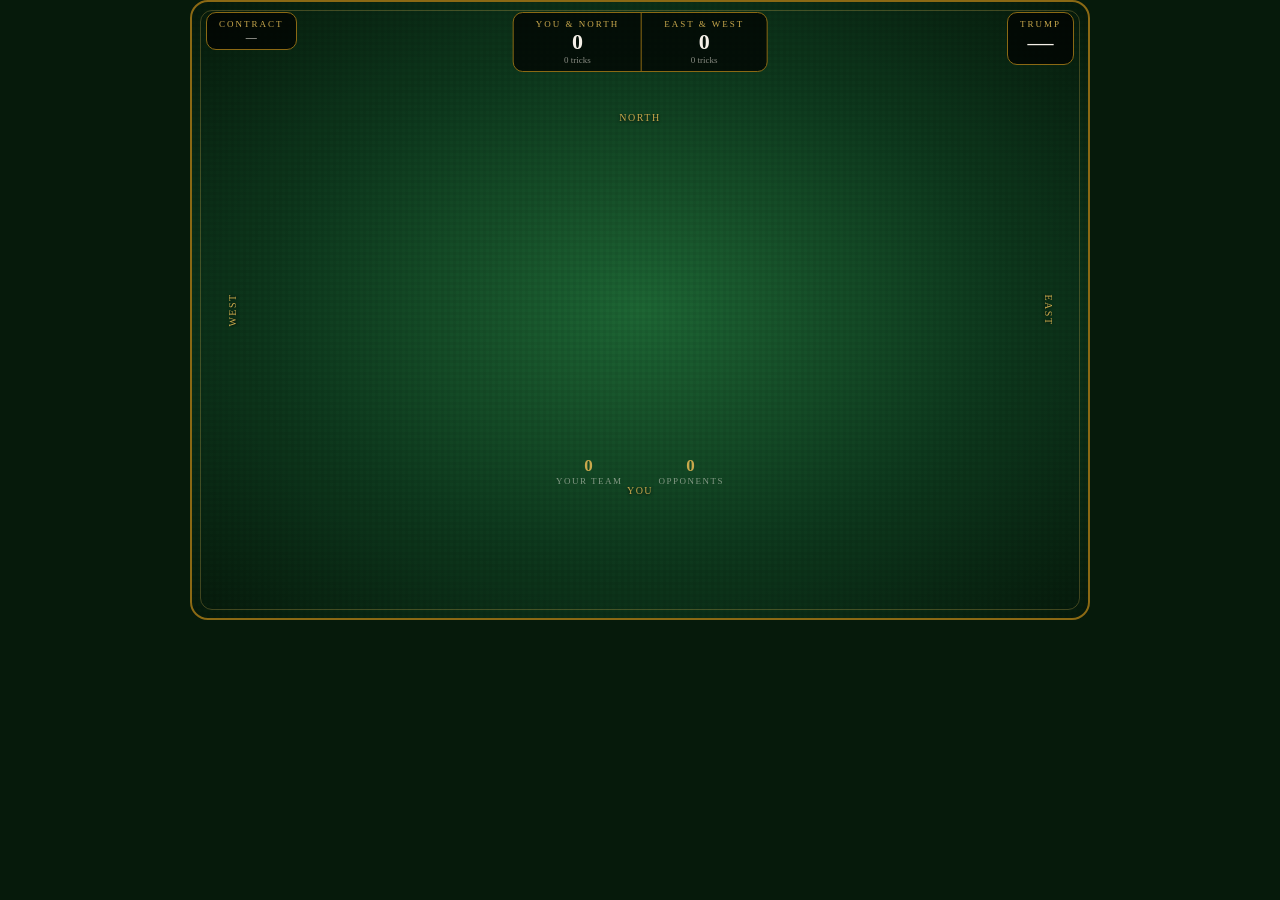
<file: index4.html>
<!DOCTYPE html>
<html lang="en">
<head>
<meta charset="UTF-8">
<meta name="viewport" content="width=device-width, initial-scale=1.0">
<title>Bid Euchre</title>
<style>
:root {
  --gold:#c9a84c; --gold-light:#e8c96a; --gold-dark:#8b6914;
  --cream:#f5f0e8; --cw:72px; --ch:108px;
}
* { box-sizing:border-box; margin:0; padding:0; }
html,body { width:100%; height:100%; overflow:hidden; background:#061a0b;
  font-family:Georgia,'Times New Roman',serif; color:var(--cream); user-select:none; -webkit-user-select:none; }
#wrap {
  position:relative; width:900px; height:620px; margin:0 auto;
  background:radial-gradient(ellipse at center,#1e6634 0%,#0e3a1e 55%,#061a0b 100%);
  border:2px solid var(--gold-dark); border-radius:18px; overflow:hidden;
}
#wrap::before { content:''; position:absolute; inset:0; border-radius:16px;
  background-image:repeating-linear-gradient(0deg,transparent,transparent 3px,rgba(0,0,0,.04) 3px,rgba(0,0,0,.04) 6px),
    repeating-linear-gradient(90deg,transparent,transparent 3px,rgba(0,0,0,.04) 3px,rgba(0,0,0,.04) 6px);
  pointer-events:none; z-index:0; }
#wrap::after { content:''; position:absolute; inset:8px; border:1px solid rgba(201,168,76,.3);
  border-radius:12px; pointer-events:none; z-index:0; }

/* SCOREBOARD */
#scoreboard { position:absolute; top:10px; left:50%; transform:translateX(-50%);
  display:flex; z-index:10; background:rgba(0,0,0,.72); border:1px solid var(--gold-dark);
  border-radius:10px; overflow:hidden; }
.st { padding:6px 22px; text-align:center; border-right:1px solid var(--gold-dark); }
.st:last-child { border-right:none; }
.sl { font-size:9px; letter-spacing:2px; text-transform:uppercase; color:var(--gold); }
.sv { font-size:22px; font-weight:bold; color:var(--cream); line-height:1.2; }
.sk { font-size:9px; color:rgba(245,240,232,.55); }

/* PANELS */
#trump-display,#bid-display {
  position:absolute; top:10px; background:rgba(0,0,0,.72);
  border:1px solid var(--gold-dark); border-radius:10px; padding:6px 12px; text-align:center; z-index:10; }
#trump-display { right:14px; min-width:60px; }
#bid-display   { left:14px;  min-width:80px; }
.pl { font-size:9px; letter-spacing:2px; text-transform:uppercase; color:var(--gold); }
#trump-suit { font-size:26px; line-height:1.1; }
#trump-hl   { font-size:9px; color:rgba(245,240,232,.6); }
#bid-info   { font-size:11px; color:var(--cream); margin-top:2px; }

/* PLAYER NAMES */
.pname { font-size:10px; letter-spacing:1.5px; text-transform:uppercase;
  color:var(--gold); text-shadow:0 1px 3px rgba(0,0,0,.9); white-space:nowrap;
  position:absolute; z-index:6; }
.pname.active { color:#fff; text-shadow:0 0 10px var(--gold-light); }
#name-south { bottom:122px; left:50%; transform:translateX(-50%); }
#name-north { top:110px;   left:50%; transform:translateX(-50%); }
#name-west  { left:24px;   top:50%; transform:translateY(-50%) rotate(-90deg); }
#name-east  { right:24px;  top:50%; transform:translateY(-50%) rotate(90deg);  }

/* HANDS */
.hand { position:absolute; display:flex; align-items:center; z-index:5; }
#hand-south { bottom:10px; left:50%; transform:translateX(-50%); flex-direction:row; }
#hand-north { top:68px;    left:50%; transform:translateX(-50%); flex-direction:row; }
#hand-west  { left:20px;   top:50%; transform:translateY(-50%);  flex-direction:column; }
#hand-east  { right:20px;  top:50%; transform:translateY(-50%);  flex-direction:column; }
#hand-south .card { margin-left:-16px; } #hand-south .card:first-child { margin-left:0; }
#hand-north .card { margin-left:-20px; } #hand-north .card:first-child { margin-left:0; }
#hand-west  .card { margin-top:-58px;  } #hand-west  .card:first-child { margin-top:0; }
#hand-east  .card { margin-top:-58px;  } #hand-east  .card:first-child { margin-top:0; }

/* CARD */
.card { width:var(--cw); height:var(--ch); border-radius:7px; position:relative;
  cursor:default; flex-shrink:0; filter:drop-shadow(0 3px 6px rgba(0,0,0,.55));
  transition:transform .16s ease,filter .16s ease; }
.card svg { width:100%; height:100%; display:block; border-radius:7px; }
.card.playable { cursor:pointer; }
.card.playable:hover { transform:translateY(-16px) scale(1.05); z-index:20; filter:drop-shadow(0 10px 18px rgba(0,0,0,.7)); }
.card.selected  { transform:translateY(-20px) scale(1.05); z-index:21; filter:drop-shadow(0 0 14px #e8c96a) drop-shadow(0 10px 18px rgba(0,0,0,.7)); }

/* TRICK CENTER */
#trick-area { position:absolute; top:50%; left:50%; transform:translate(-50%,-50%);
  width:320px; height:260px; z-index:6; pointer-events:none; }
.tslot { position:absolute; width:var(--cw); height:var(--ch); }
#ts-south { bottom:0;  left:50%; transform:translateX(-50%); }
#ts-north { top:0;     left:50%; transform:translateX(-50%); }
#ts-west  { left:0;    top:50%; transform:translateY(-50%); }
#ts-east  { right:0;   top:50%; transform:translateY(-50%); }

/* TRICK PILES */
#trick-piles { position:absolute; bottom:132px; left:50%; transform:translateX(-50%);
  display:flex; gap:36px; z-index:5; pointer-events:none; }
.tpile { text-align:center; font-size:9px; letter-spacing:1.5px; text-transform:uppercase; color:rgba(245,240,232,.5); }
.tpc { font-size:17px; font-weight:bold; color:var(--gold); display:block; }

/* PLAY BTN */
#play-btn { position:absolute; bottom:130px; left:50%; transform:translateX(-50%);
  background:var(--gold-dark); border:1px solid var(--gold); border-radius:30px;
  color:var(--cream); font-family:Georgia,serif; font-size:12px; letter-spacing:1px;
  padding:7px 26px; cursor:pointer; z-index:20; transition:background .15s; }
#play-btn:hover { background:var(--gold); color:#000; }
#play-btn.hidden { display:none; }

/* MESSAGE */
#message { position:absolute; bottom:150px; left:50%; transform:translateX(-50%);
  background:rgba(0,0,0,.84); border:1px solid var(--gold-dark); border-radius:30px;
  padding:7px 22px; font-size:13px; color:var(--gold-light); z-index:40;
  white-space:nowrap; pointer-events:none; transition:opacity .35s; }
#message.hidden { opacity:0; }

/* SPEECH */
.speech { position:absolute; background:rgba(0,0,0,.82); border:1px solid var(--gold-dark);
  border-radius:8px; padding:5px 10px; font-size:11px; color:var(--cream);
  z-index:30; pointer-events:none; white-space:nowrap; transition:opacity .35s; }
.speech.hidden { opacity:0; }
#sp-north { top:178px; left:50%; transform:translateX(-50%); }
#sp-west  { left:150px; top:50%; transform:translateY(-50%); }
#sp-east  { right:150px; top:50%; transform:translateY(-50%); }

/* OVERLAYS — absolute inside #wrap, not fixed */
.overlay { position:absolute; inset:0; background:rgba(0,0,0,.72);
  display:flex; align-items:center; justify-content:center; z-index:50; border-radius:16px; }
.overlay.hidden { display:none; }
.mbox { background:linear-gradient(145deg,#0d3020,#1a5c2e); border:1px solid var(--gold);
  border-radius:18px; padding:26px 34px; text-align:center;
  box-shadow:0 20px 60px rgba(0,0,0,.8); min-width:290px;
  animation:mpop .28s ease both; }
@keyframes mpop { from{transform:scale(.82);opacity:0} to{transform:scale(1);opacity:1} }
.mtitle { font-size:20px; font-weight:bold; color:var(--gold-light); margin-bottom:4px; }
.msub   { font-size:12px; color:rgba(245,240,232,.65); margin-bottom:18px; }

#bid-buttons { display:grid; grid-template-columns:repeat(4,1fr); gap:7px; margin-bottom:12px; }
.bbtn { background:rgba(0,0,0,.45); border:1px solid var(--gold-dark); border-radius:9px;
  color:var(--cream); font-family:Georgia,serif; font-size:16px; font-weight:bold;
  padding:9px 0; cursor:pointer; transition:background .13s,transform .13s; }
.bbtn:hover:not(:disabled) { background:var(--gold-dark); border-color:var(--gold); transform:translateY(-2px); }
.bbtn:disabled { opacity:.28; cursor:default; }
.bbtn.pbtn { grid-column:1/-1; background:rgba(80,0,0,.35); border-color:#7a2020; font-size:13px; letter-spacing:1px; }
.bbtn.pbtn:hover { background:#7a2020; border-color:#c0392b; }

#trump-picker,#highlow-picker { gap:10px; justify-content:center; margin-bottom:12px; flex-wrap:wrap; }
.tbtn { font-size:30px; padding:8px 12px; background:rgba(0,0,0,.45);
  border:2px solid var(--gold-dark); border-radius:10px; cursor:pointer; line-height:1;
  transition:transform .12s,border-color .12s; }
.tbtn:hover { transform:scale(1.12); border-color:var(--gold); }
.red-s  { color:#e03030; } .blk-s { color:#f0ece0; }
.hlbtn { padding:10px 26px; background:rgba(0,0,0,.45); border:2px solid var(--gold-dark);
  border-radius:10px; color:var(--cream); font-family:Georgia,serif; font-size:15px;
  cursor:pointer; transition:background .13s,transform .13s; }
.hlbtn:hover { background:var(--gold-dark); transform:scale(1.05); }

/* RESULT */
.rbox { background:linear-gradient(145deg,#0d3020,#1a5c2e); border:2px solid var(--gold);
  border-radius:20px; padding:32px 48px; text-align:center;
  box-shadow:0 20px 60px rgba(0,0,0,.85); animation:mpop .35s ease both; }
.rtitle  { font-size:28px; font-weight:bold; color:var(--gold-light); margin-bottom:6px; }
.rdetail { font-size:14px; color:var(--cream); margin-bottom:18px; line-height:1.5; max-width:300px; }
.rscores { display:flex; gap:34px; justify-content:center; margin-bottom:20px; }
.rsi { text-align:center; }
.rsit { font-size:10px; letter-spacing:2px; text-transform:uppercase; color:var(--gold); margin-bottom:3px; }
.rsin { font-size:34px; font-weight:bold; color:#fff; }
#deal-again-btn { background:var(--gold-dark); border:1px solid var(--gold); border-radius:30px;
  color:var(--cream); font-family:Georgia,serif; font-size:14px; letter-spacing:1px;
  padding:10px 36px; cursor:pointer; transition:background .15s; }
#deal-again-btn:hover { background:var(--gold); color:#000; }

@keyframes trickWin { 0%{transform:scale(1)}50%{transform:scale(1.1)}100%{transform:scale(1)} }
@keyframes dealIn { from{transform:scale(.5) translateY(-55px);opacity:0} to{transform:scale(1) translateY(0);opacity:1} }
.din { animation:dealIn .3s cubic-bezier(.34,1.4,.64,1) both; }
</style>
</head>
<body>
<div id="wrap">

  <div id="scoreboard">
    <div class="st"><div class="sl">You &amp; North</div><div class="sv" id="score-us">0</div><div class="sk" id="tricks-us">0 tricks</div></div>
    <div class="st"><div class="sl">East &amp; West</div><div class="sv" id="score-them">0</div><div class="sk" id="tricks-them">0 tricks</div></div>
  </div>

  <div id="trump-display"><div class="pl">Trump</div><div id="trump-suit">&#x2014;</div><div id="trump-hl"></div></div>
  <div id="bid-display"><div class="pl">Contract</div><div id="bid-info">&#x2014;</div></div>

  <div class="pname" id="name-south">You</div>
  <div class="pname" id="name-north">North</div>
  <div class="pname" id="name-west">West</div>
  <div class="pname" id="name-east">East</div>

  <div class="hand" id="hand-south"></div>
  <div class="hand" id="hand-north"></div>
  <div class="hand" id="hand-west"></div>
  <div class="hand" id="hand-east"></div>

  <div id="trick-area">
    <div class="tslot" id="ts-south"></div>
    <div class="tslot" id="ts-north"></div>
    <div class="tslot" id="ts-west"></div>
    <div class="tslot" id="ts-east"></div>
  </div>

  <div class="speech hidden" id="sp-north"></div>
  <div class="speech hidden" id="sp-west"></div>
  <div class="speech hidden" id="sp-east"></div>

  <div id="trick-piles">
    <div class="tpile"><span class="tpc" id="pile-us">0</span>Your Team</div>
    <div class="tpile"><span class="tpc" id="pile-them">0</span>Opponents</div>
  </div>

  <div id="message" class="hidden"></div>
  <button id="play-btn" class="hidden">Play Selected Card</button>

  <!-- Bid Modal -->
  <div id="bid-modal" class="overlay hidden">
    <div class="mbox">
      <div class="mtitle" id="modal-title">Your Bid</div>
      <div class="msub"   id="modal-sub">Choose a bid or pass</div>
      <div id="bid-buttons"></div>
      <div id="highlow-picker" style="display:none;"></div>
      <div id="trump-picker"   style="display:none;"></div>
    </div>
  </div>

  <!-- Result -->
  <div id="result-overlay" class="overlay hidden">
    <div class="rbox">
      <div class="rtitle"  id="result-title">Hand Complete</div>
      <div class="rdetail" id="result-detail"></div>
      <div class="rscores">
        <div class="rsi"><div class="rsit">You &amp; North</div><div class="rsin" id="result-us">0</div></div>
        <div class="rsi"><div class="rsit">East &amp; West</div><div class="rsin" id="result-them">0</div></div>
      </div>
      <button id="deal-again-btn">Deal Next Hand</button>
    </div>
  </div>

</div>

<script>
// ═══════════════════════════ BID EUCHRE — Google-Sites-safe ═══════════════════════════

const SUITS=['♠','♥','♦','♣'], RANKS=['9','10','J','Q','K','A'];
const RED=new Set(['♥','♦']);

function sCol(s){return RED.has(s)?'#cc2222':'#111';}

function cardSVG(rank,suit,down){
  if(down) return `<svg viewBox="0 0 72 108" xmlns="http://www.w3.org/2000/svg">
    <rect width="72" height="108" rx="7" fill="#1c3e60"/>
    <rect x="3" y="3" width="66" height="102" rx="6" fill="none" stroke="#2a5e90" stroke-width="1.2"/>
    <pattern id="bp${Math.random().toString(36).slice(2,6)}" x="0" y="0" width="10" height="10" patternUnits="userSpaceOnUse">
      <path d="M5 0L10 5L5 10L0 5Z" fill="none" stroke="#2a5e90" stroke-width="0.7"/>
    </pattern>
    <rect x="5" y="5" width="62" height="98" rx="5" fill="#1c3e60" opacity="0.7"/>
    <path d="M5 5L67 5M5 103L67 103M5 5L5 103M67 5L67 103" stroke="#2a5e90" stroke-width="0.5"/>
    <line x1="5" y1="5" x2="67" y2="103" stroke="#2a5e90" stroke-width="0.4"/>
    <line x1="67" y1="5" x2="5" y2="103" stroke="#2a5e90" stroke-width="0.4"/>
    <rect x="20" y="30" width="32" height="48" rx="3" fill="none" stroke="#c9a84c" stroke-width="1" opacity="0.3"/>
    <text x="36" y="60" text-anchor="middle" font-family="Georgia,serif" font-size="18" fill="#c9a84c" opacity="0.35">&#10022;</text>
  </svg>`;

  const c=sCol(suit);
  const cr=`
    <text x="5" y="14" font-family="Georgia,serif" font-size="13" font-weight="bold" fill="${c}">${rank}</text>
    <text x="5" y="25" font-family="Georgia,serif" font-size="11" fill="${c}">${suit}</text>
    <g transform="translate(67,94) rotate(180)">
      <text x="5" y="14" font-family="Georgia,serif" font-size="13" font-weight="bold" fill="${c}">${rank}</text>
      <text x="5" y="25" font-family="Georgia,serif" font-size="11" fill="${c}">${suit}</text>
    </g>`;

  let mid='';
  if(rank==='A'){
    mid=`<text x="36" y="65" text-anchor="middle" font-family="Georgia,serif" font-size="38" fill="${c}">${suit}</text>`;
  } else if(rank==='9'){
    mid=`<text x="36" y="44" text-anchor="middle" font-family="Georgia,serif" font-size="18" fill="${c}">${suit}</text>
         <text x="36" y="76" text-anchor="middle" font-family="Georgia,serif" font-size="18" fill="${c}">${suit}</text>`;
  } else if(rank==='10'){
    [[22,30],[50,30],[22,47],[50,47],[36,39],[22,65],[50,65],[22,82],[50,82],[36,56]].forEach(([x,y])=>{
      mid+=`<text x="${x}" y="${y}" text-anchor="middle" font-family="Georgia,serif" font-size="13" fill="${c}">${suit}</text>`;
    });
  } else {
    const labels={J:'JACK',Q:'QUEEN',K:'KING'};
    mid=`<rect x="13" y="22" width="46" height="64" rx="4" fill="none" stroke="${c}" stroke-width="0.7" opacity="0.22"/>
         <text x="36" y="57" text-anchor="middle" font-family="Georgia,serif" font-size="30" font-weight="bold" fill="${c}">${rank}</text>
         <text x="36" y="72" text-anchor="middle" font-family="Georgia,serif" font-size="9" fill="${c}" opacity="0.6">${suit} ${labels[rank]}</text>`;
  }

  return `<svg viewBox="0 0 72 108" xmlns="http://www.w3.org/2000/svg">
    <defs><linearGradient id="wg${rank}${suit.charCodeAt(0)}" x1="0" y1="0" x2=".3" y2="1">
      <stop offset="0%" stop-color="#fff"/><stop offset="100%" stop-color="#f0ece0"/>
    </linearGradient></defs>
    <rect width="72" height="108" rx="7" fill="url(#wg${rank}${suit.charCodeAt(0)})" stroke="#bbb" stroke-width=".4"/>
    ${cr}${mid}
  </svg>`;
}

// GAME CORE
function deck(){const d=[];for(const s of SUITS)for(const r of RANKS)d.push({r,s});return d;}
function shuffle(a){a=[...a];for(let i=a.length-1;i>0;i--){const j=0|Math.random()*(i+1);[a[i],a[j]]=[a[j],a[i]];}return a;}
function cid(c){return c.r+c.s;}
function psuit(t){return{♠:'♣',♣:'♠',♥:'♦',♦:'♥'}[t];}
function esuit(c,t,hl){if(hl==='low')return c.s;if(c.r==='J'&&c.s===t)return t;if(c.r==='J'&&c.s===psuit(t))return t;return c.s;}
function crank(c,t,led,hl){
  if(hl==='low'){const lr={9:6,10:5,J:4,Q:3,K:2,A:1};if(c.s===t)return 10+lr[c.r];if(c.s===led)return lr[c.r];return 0;}
  if(c.r==='J'&&c.s===t)return 30;if(c.r==='J'&&c.s===psuit(t))return 29;
  const hr={9:1,10:2,Q:4,K:5,A:6,J:3};
  if(esuit(c,t,hl)===t)return 20+hr[c.r];if(c.s===led)return hr[c.r];return 0;
}
function twinner(trick,t,hl){
  const led=esuit(trick[0].card,t,hl);let best=trick[0];
  for(let i=1;i<trick.length;i++)if(crank(trick[i].card,t,led,hl)>crank(best.card,t,led,hl))best=trick[i];
  return best.player;
}
function legal(hand,led,t,hl){if(!led)return hand;const f=hand.filter(c=>esuit(c,t,hl)===led);return f.length?f:hand;}

// STATE
const PL=['south','west','north','east'];
const TEAMS={south:'us',north:'us',west:'them',east:'them'};
const PN={south:'You',north:'North',west:'West',east:'East'};

const G={
  sc:{us:0,them:0},H:{south:[],west:[],north:[],east:[]},
  trick:[],done:[],tw:{us:0,them:0},
  dealer:'south',leader:'west',cur:null,
  phase:'deal',bids:{},hBid:null,trump:null,hl:'high',sel:null
};

// UI
let msgT=null;
function msg(t,d=2400){const e=$('message');e.textContent=t;e.classList.remove('hidden');clearTimeout(msgT);msgT=setTimeout(()=>e.classList.add('hidden'),d);}
function speech(who,t,d=2000){const e=$('sp-'+who);if(!e)return;e.textContent=t;e.classList.remove('hidden');clearTimeout(e._t);e._t=setTimeout(()=>e.classList.add('hidden'),d);}
function setAct(who){PL.forEach(p=>$('name-'+p).classList.toggle('active',p===who));}
function $(i){return document.getElementById(i);}

function hud(){
  $('score-us').textContent=G.sc.us; $('score-them').textContent=G.sc.them;
  $('tricks-us').textContent=G.tw.us+' tricks'; $('tricks-them').textContent=G.tw.them+' tricks';
  $('pile-us').textContent=G.tw.us; $('pile-them').textContent=G.tw.them;
  if(G.trump){const ts=$('trump-suit');ts.textContent=G.trump;ts.style.color=RED.has(G.trump)?'#e03030':'#f0ece0';$('trump-hl').textContent=G.hl.toUpperCase();}
  else{$('trump-suit').textContent='—';$('trump-suit').style.color='';$('trump-hl').textContent='';}
  $('bid-info').textContent=G.hBid?PN[G.hBid.player]+': '+G.hBid.bid+' tricks':'—';
}

function renderHands(canPlay){
  PL.forEach(p=>{
    const el=$('hand-'+p); el.innerHTML='';
    const south=p==='south';
    G.H[p].forEach((card,i)=>{
      const d=document.createElement('div');
      d.className='card din'+(south&&canPlay?' playable':'');
      d.innerHTML=cardSVG(card.r,card.s,!south);
      d.style.animationDelay=(i*.04)+'s';
      if(south&&canPlay)d.addEventListener('click',()=>selCard(card,d));
      el.appendChild(d);
    });
  });
}

function selCard(card,el){
  if(G.cur!=='south'||G.phase!=='play')return;
  if(G.trick.length>0){
    const led=esuit(G.trick[0].card,G.trump,G.hl);
    if(!legal(G.H.south,led,G.trump,G.hl).find(c=>cid(c)===cid(card))){msg('Must follow suit!',1600);return;}
  }
  document.querySelectorAll('#hand-south .card.selected').forEach(e=>e.classList.remove('selected'));
  G.sel=card; el.classList.add('selected');
  $('play-btn').classList.remove('hidden');
}

$('play-btn').addEventListener('click',()=>{if(!G.sel)return;$('play-btn').classList.add('hidden');playCard('south',G.sel);});

function showTC(p,c){const s=$('ts-'+p);s.innerHTML='';const d=document.createElement('div');d.className='card';d.innerHTML=cardSVG(c.r,c.s,false);s.appendChild(d);}
function clearTC(){['south','north','west','east'].forEach(p=>$('ts-'+p).innerHTML='');}

// DEAL
function deal(){
  G.trick=[];G.done=[];G.tw={us:0,them:0};G.bids={};G.hBid=null;G.trump=null;G.hl='high';G.sel=null;G.phase='bid';
  clearTC(); hud();
  $('play-btn').classList.add('hidden');
  $('result-overlay').classList.add('hidden');
  $('message').classList.add('hidden');
  const dk=shuffle(deck());
  PL.forEach((p,i)=>G.H[p]=dk.slice(i*6,i*6+6));
  const di=PL.indexOf(G.dealer);
  G.leader=PL[(di+1)%4];
  renderHands(false);
  setTimeout(startBid,500);
}

// BIDDING
let bOrder=[],bIdx=0,pAmt=null,pHL=null;

function startBid(){G.phase='bid';const si=PL.indexOf(G.leader);bOrder=PL.map((_,i)=>PL[(si+i)%4]);bIdx=0;nextBid();}
function nextBid(){
  if(bIdx>=bOrder.length){if(!G.hBid){msg('All passed — dealer must bid 3!',2200);setTimeout(()=>{placeBid(G.dealer,3,G.H[G.dealer][0].s,'high');finishBid();},2300);return;}finishBid();return;}
  const p=bOrder[bIdx]; setAct(p);
  if(p==='south')showBidMod(); else setTimeout(()=>aiBid(p),1000);
}
function placeBid(player,amt,trump,hl){G.bids[player]={amt,trump,hl};if(!G.hBid||amt>G.hBid.bid)G.hBid={player,bid:amt,trump,hl};}

function aiBid(player){
  const hand=G.H[player];let str=0;const sc={};SUITS.forEach(s=>sc[s]=0);
  hand.forEach(c=>{sc[c.s]++;if(c.r==='A')str+=3;else if(c.r==='K')str+=2;else if(c.r==='J')str+=2.5;else if(c.r==='Q')str+=1;});
  const bs=Object.entries(sc).sort((a,b)=>b[1]-a[1])[0][0];str+=sc[bs];
  if(hand.find(c=>c.r==='J'&&c.s===bs))str+=1;
  const min=G.hBid?G.hBid.bid+1:3;
  let bid=0;
  if(str>=11)bid=Math.min(6,0|str/2);else if(str>=8)bid=Math.min(5,0|(str/2.2));else if(str>=6)bid=3;
  const hl=(hand.filter(c=>c.r==='9'||c.r==='10').length>=3&&Math.random()<.3)?'low':'high';
  if(bid>=min){placeBid(player,bid,bs,hl);speech(player,bid+' '+hl,1800);hud();bIdx++;setTimeout(nextBid,1500);}
  else{speech(player,'Pass',1800);bIdx++;setTimeout(nextBid,1300);}
}

function showBidMod(){
  const min=G.hBid?G.hBid.bid+1:3;
  $('modal-title').textContent='Your Bid';
  $('modal-sub').textContent='Min bid: '+min+(G.hBid?' (beat '+G.hBid.bid+')':'');
  const bb=$('bid-buttons'); bb.innerHTML=''; bb.style.display='grid';
  $('trump-picker').style.display='none'; $('highlow-picker').style.display='none';
  pAmt=null; pHL=null;
  for(let b=3;b<=6;b++){const btn=document.createElement('button');btn.className='bbtn';btn.textContent=b;if(b<min)btn.disabled=true;else btn.addEventListener('click',()=>pickAmt(b));bb.appendChild(btn);}
  const pb=document.createElement('button');pb.className='bbtn pbtn';pb.textContent='Pass';
  pb.addEventListener('click',()=>{$('bid-modal').classList.add('hidden');bIdx++;setTimeout(nextBid,300);});
  bb.appendChild(pb);
  $('bid-modal').classList.remove('hidden');
}
function pickAmt(amt){
  pAmt=amt; $('bid-buttons').style.display='none';
  $('modal-sub').textContent='High or Low?';
  const hl=$('highlow-picker'); hl.style.display='flex'; hl.innerHTML='';
  ['high','low'].forEach(v=>{const b=document.createElement('button');b.className='hlbtn';b.textContent=v[0].toUpperCase()+v.slice(1);b.addEventListener('click',()=>{pHL=v;pickTrump();});hl.appendChild(b);});
}
function pickTrump(){
  $('highlow-picker').style.display='none';
  $('modal-sub').textContent='Choose Trump Suit';
  const tp=$('trump-picker'); tp.style.display='flex'; tp.innerHTML='';
  SUITS.forEach(s=>{const b=document.createElement('button');b.className='tbtn '+(RED.has(s)?'red-s':'blk-s');b.textContent=s;
    b.addEventListener('click',()=>{$('bid-modal').classList.add('hidden');$('bid-buttons').style.display='grid';placeBid('south',pAmt,s,pHL);hud();bIdx++;setTimeout(nextBid,300);});tp.appendChild(b);});
}
function finishBid(){
  if(!G.hBid)return;
  const h=G.hBid; G.trump=h.trump; G.hl=h.hl; hud();
  msg(PN[h.player]+' bids '+h.bid+' '+h.hl+' — Trump: '+h.trump,2600);
  G.leader=h.player; G.cur=h.player; G.phase='play';
  renderHands(true); setTimeout(startTrick,2700);
}

// PLAY
function startTrick(){G.trick=[];G.cur=G.leader;setAct(G.cur);renderHands(true);if(G.cur!=='south')setTimeout(()=>aiPlay(G.cur),900);}

function playCard(player,card){
  G.H[player]=G.H[player].filter(c=>cid(c)!==cid(card));
  G.trick.push({player,card}); G.sel=null;
  showTC(player,card);
  renderHands(G.phase==='play'&&G.cur==='south');
  if(G.trick.length<4){const idx=PL.indexOf(player);G.cur=PL[(idx+1)%4];setAct(G.cur);if(G.cur!=='south')setTimeout(()=>aiPlay(G.cur),850);}
  else setTimeout(resolveT,950);
}

function aiPlay(player){
  const hand=G.H[player];let card;
  if(G.trick.length===0){card=aiLead(hand);}
  else{const led=esuit(G.trick[0].card,G.trump,G.hl);card=aiFollow(player,legal(hand,led,G.trump,G.hl),led);}
  playCard(player,card);
}
function aiLead(hand){
  const sc=hand.map(c=>({c,s:crank(c,G.trump,esuit(c,G.trump,G.hl),G.hl)}));
  if(G.hl==='high'){const tr=sc.filter(x=>esuit(x.c,G.trump,G.hl)===G.trump).sort((a,b)=>b.s-a.s);if(tr.length>0&&Math.random()<.6)return tr[0].c;return sc.sort((a,b)=>b.s-a.s)[0].c;}
  const tr=sc.filter(x=>esuit(x.c,G.trump,G.hl)===G.trump).sort((a,b)=>a.s-b.s);if(tr.length>0)return tr[0].c;return sc.sort((a,b)=>a.s-b.s)[0].c;
}
function aiFollow(player,legs,led){
  const cur=G.trick.map(x=>crank(x.card,G.trump,led,G.hl)),mc=Math.max(...cur);
  const pw=G.trick.length>0&&TEAMS[twinner(G.trick,G.trump,G.hl)]===TEAMS[player];
  if(pw&&G.hl==='high')return legs.sort((a,b)=>crank(a,G.trump,led,G.hl)-crank(b,G.trump,led,G.hl))[0];
  const win=legs.filter(c=>crank(c,G.trump,led,G.hl)>mc);
  if(win.length>0)return win.sort((a,b)=>crank(a,G.trump,led,G.hl)-crank(b,G.trump,led,G.hl))[0];
  return legs.sort((a,b)=>crank(a,G.trump,led,G.hl)-crank(b,G.trump,led,G.hl))[0];
}

function resolveT(){
  const winner=twinner(G.trick,G.trump,G.hl);
  G.tw[TEAMS[winner]]++; G.done.push({trick:G.trick,winner}); G.leader=winner;
  msg(PN[winner]+' wins the trick!',1500); setAct(winner); hud();
  const ws=$('ts-'+winner); ws.style.animation='trickWin .4s ease';
  setTimeout(()=>{ws.style.animation='';},400);
  setTimeout(()=>{clearTC();G.trick=[];if(G.H.south.length===0)scoreHand();else startTrick();},1700);
}

// SCORE
function scoreHand(){
  G.phase='result'; setAct(null); hud();
  const h=G.hBid,bt=TEAMS[h.player],ot=bt==='us'?'them':'us';
  const btw=G.tw[bt],otw=G.tw[ot];let detail='';
  if(btw>=h.bid){G.sc[bt]+=btw;detail=PN[h.player]+"'s team made it! +"+btw+' pts.';}
  else{G.sc[bt]-=h.bid;detail=PN[h.player]+"'s team went set! \u2212"+h.bid+' pts.';}
  G.sc[ot]+=otw;
  let title='Hand Complete',extra='';
  if(G.sc.us>=32||G.sc.them>=32){if(G.sc.us>G.sc.them){title='Victory!';extra=' You & North win!';}else if(G.sc.them>G.sc.us){title='Defeated!';extra=' East & West win.';}else{title='Tie Game!';}}
  $('result-title').textContent=title; $('result-detail').textContent=detail+extra;
  $('result-us').textContent=G.sc.us; $('result-them').textContent=G.sc.them;
  $('result-overlay').classList.remove('hidden');
  const di=PL.indexOf(G.dealer); G.dealer=PL[(di+1)%4];
  const btn=$('deal-again-btn');
  if(G.sc.us>=32||G.sc.them>=32){btn.textContent='New Game';btn.onclick=()=>{G.sc={us:0,them:0};deal();};}
  else{btn.textContent='Deal Next Hand';btn.onclick=deal;}
}

$('deal-again-btn').addEventListener('click',deal);

// Scale to fit — key for Google Sites iframe
function scale(){
  const w=$('wrap');
  const sx=window.innerWidth/900, sy=window.innerHeight/620;
  const s=Math.min(sx,sy,1.2); // allow slight upscale if lots of room
  w.style.transform='scale('+s+')';
  w.style.transformOrigin='top center';
  const ph=Math.max(0,Math.floor((window.innerHeight-620*s)/2));
  document.body.style.paddingTop=ph+'px';
}
window.addEventListener('resize',scale);
scale();
deal();
</script>
</body>
</html>
</file>
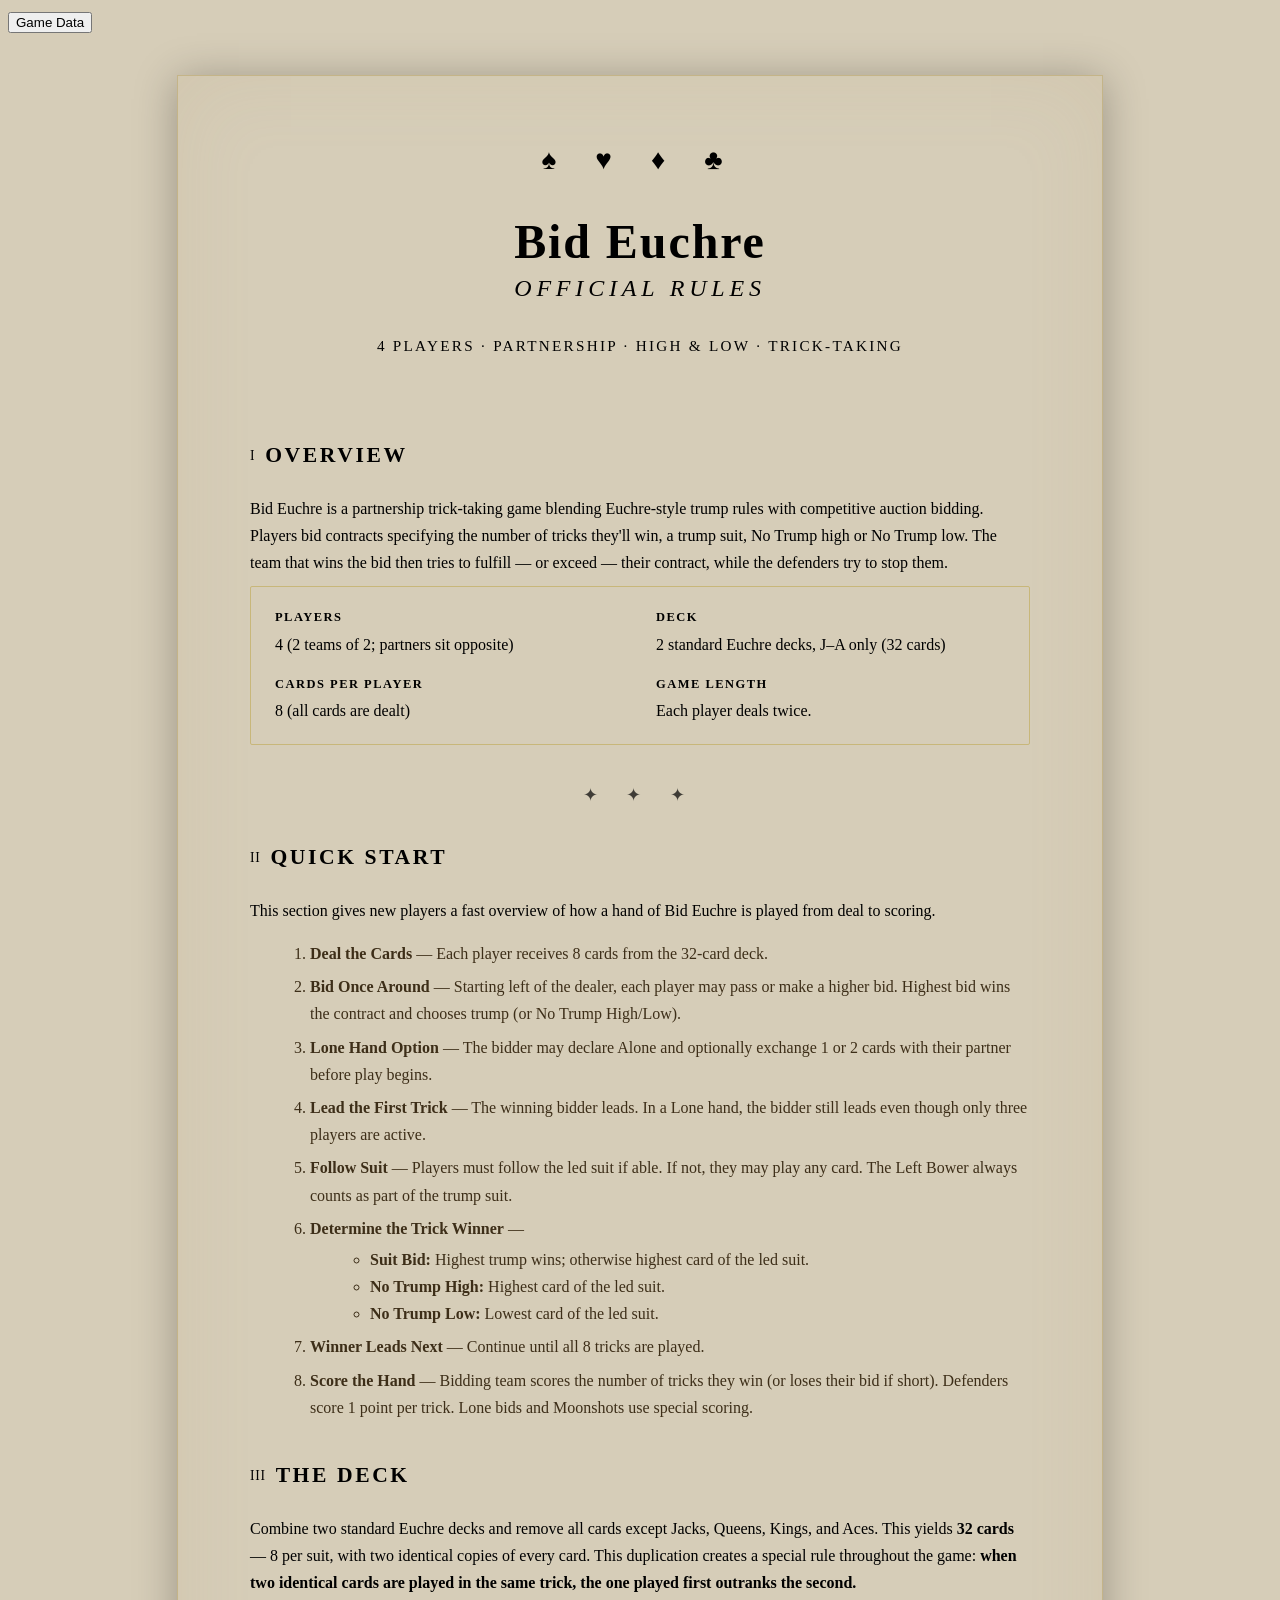
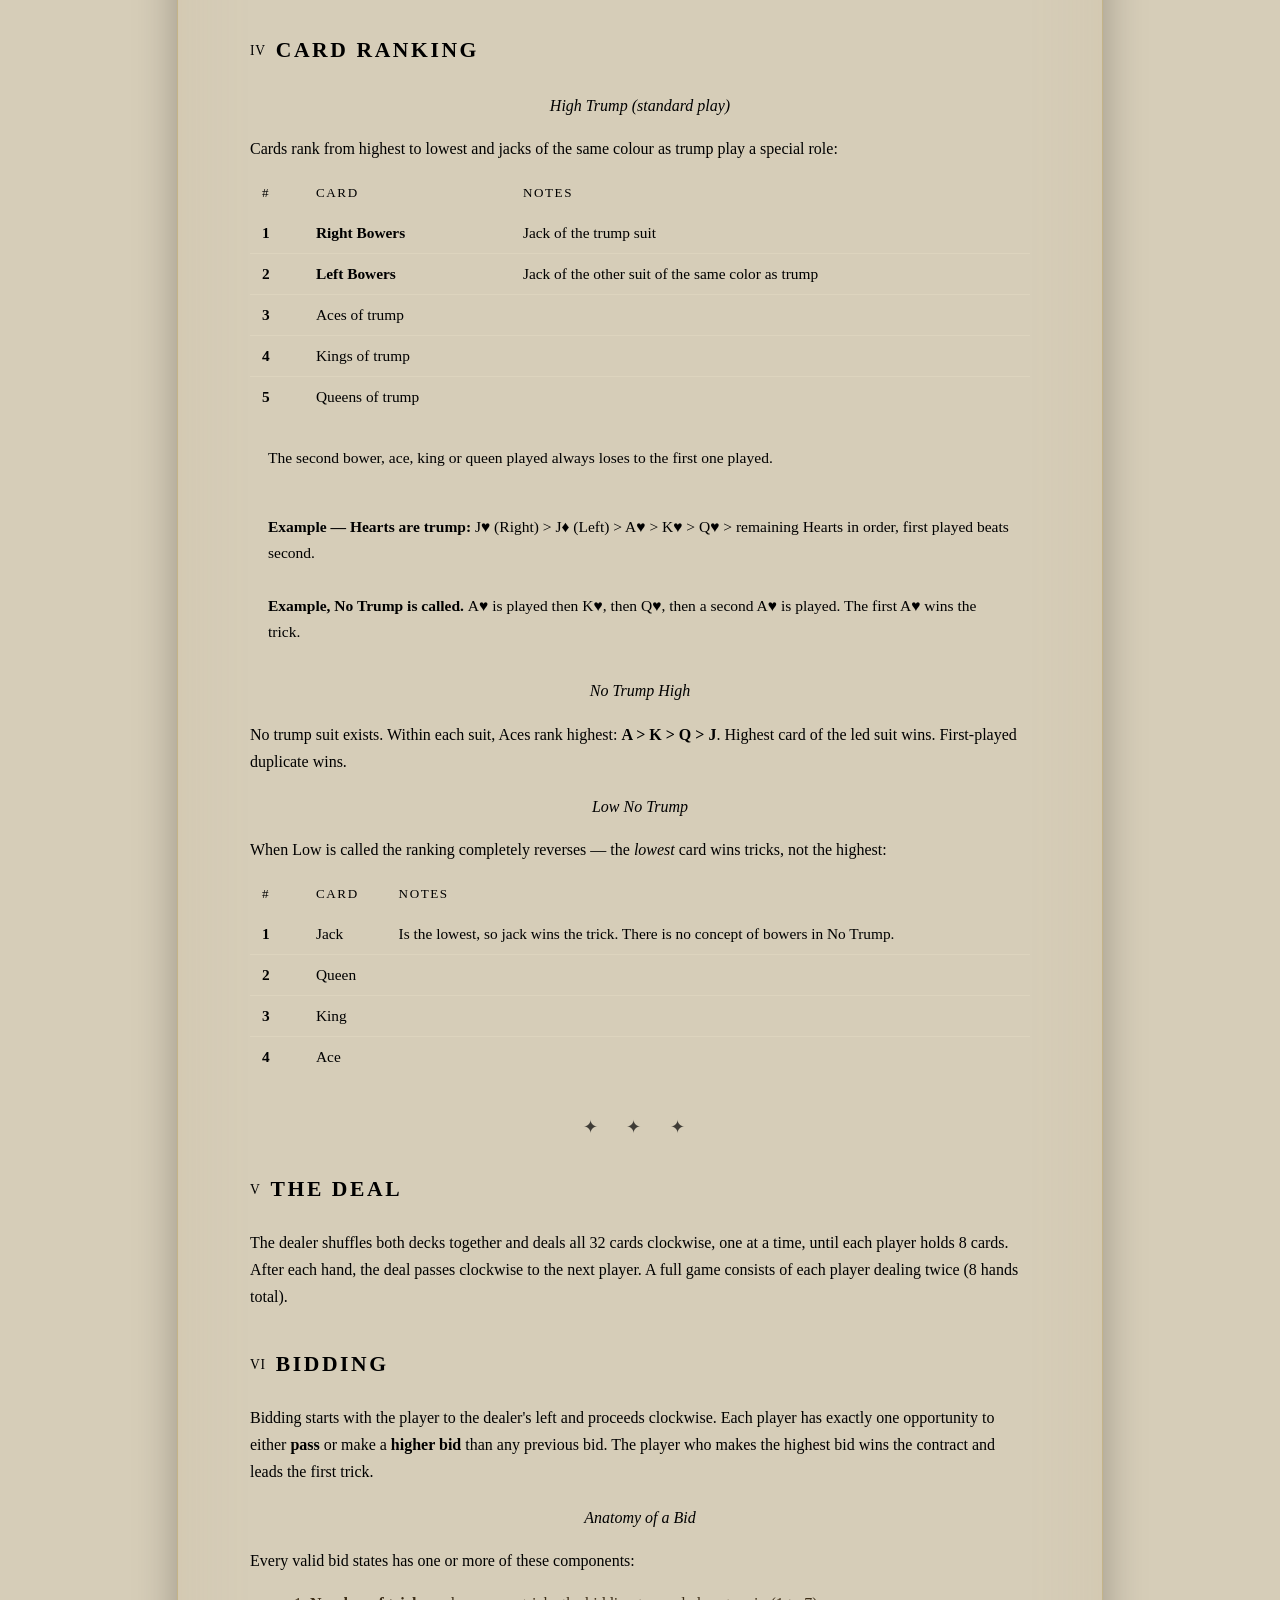
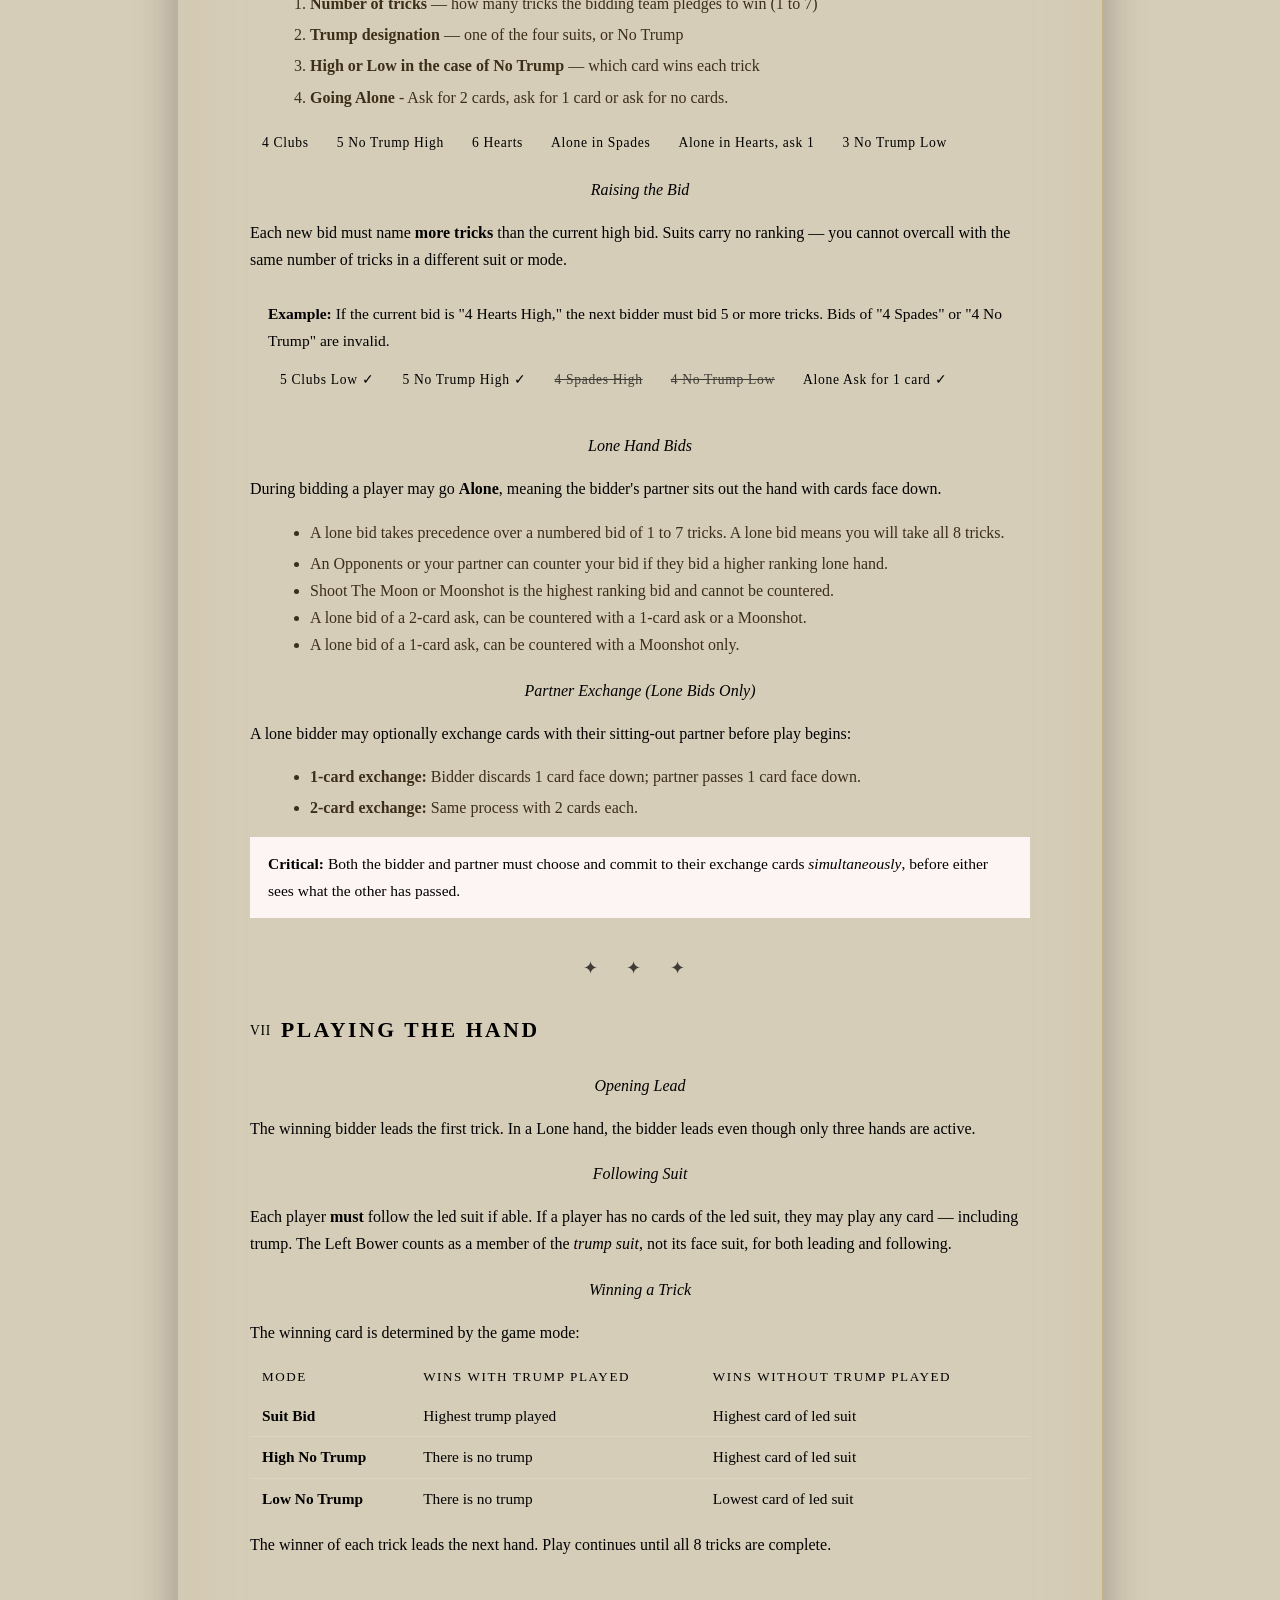
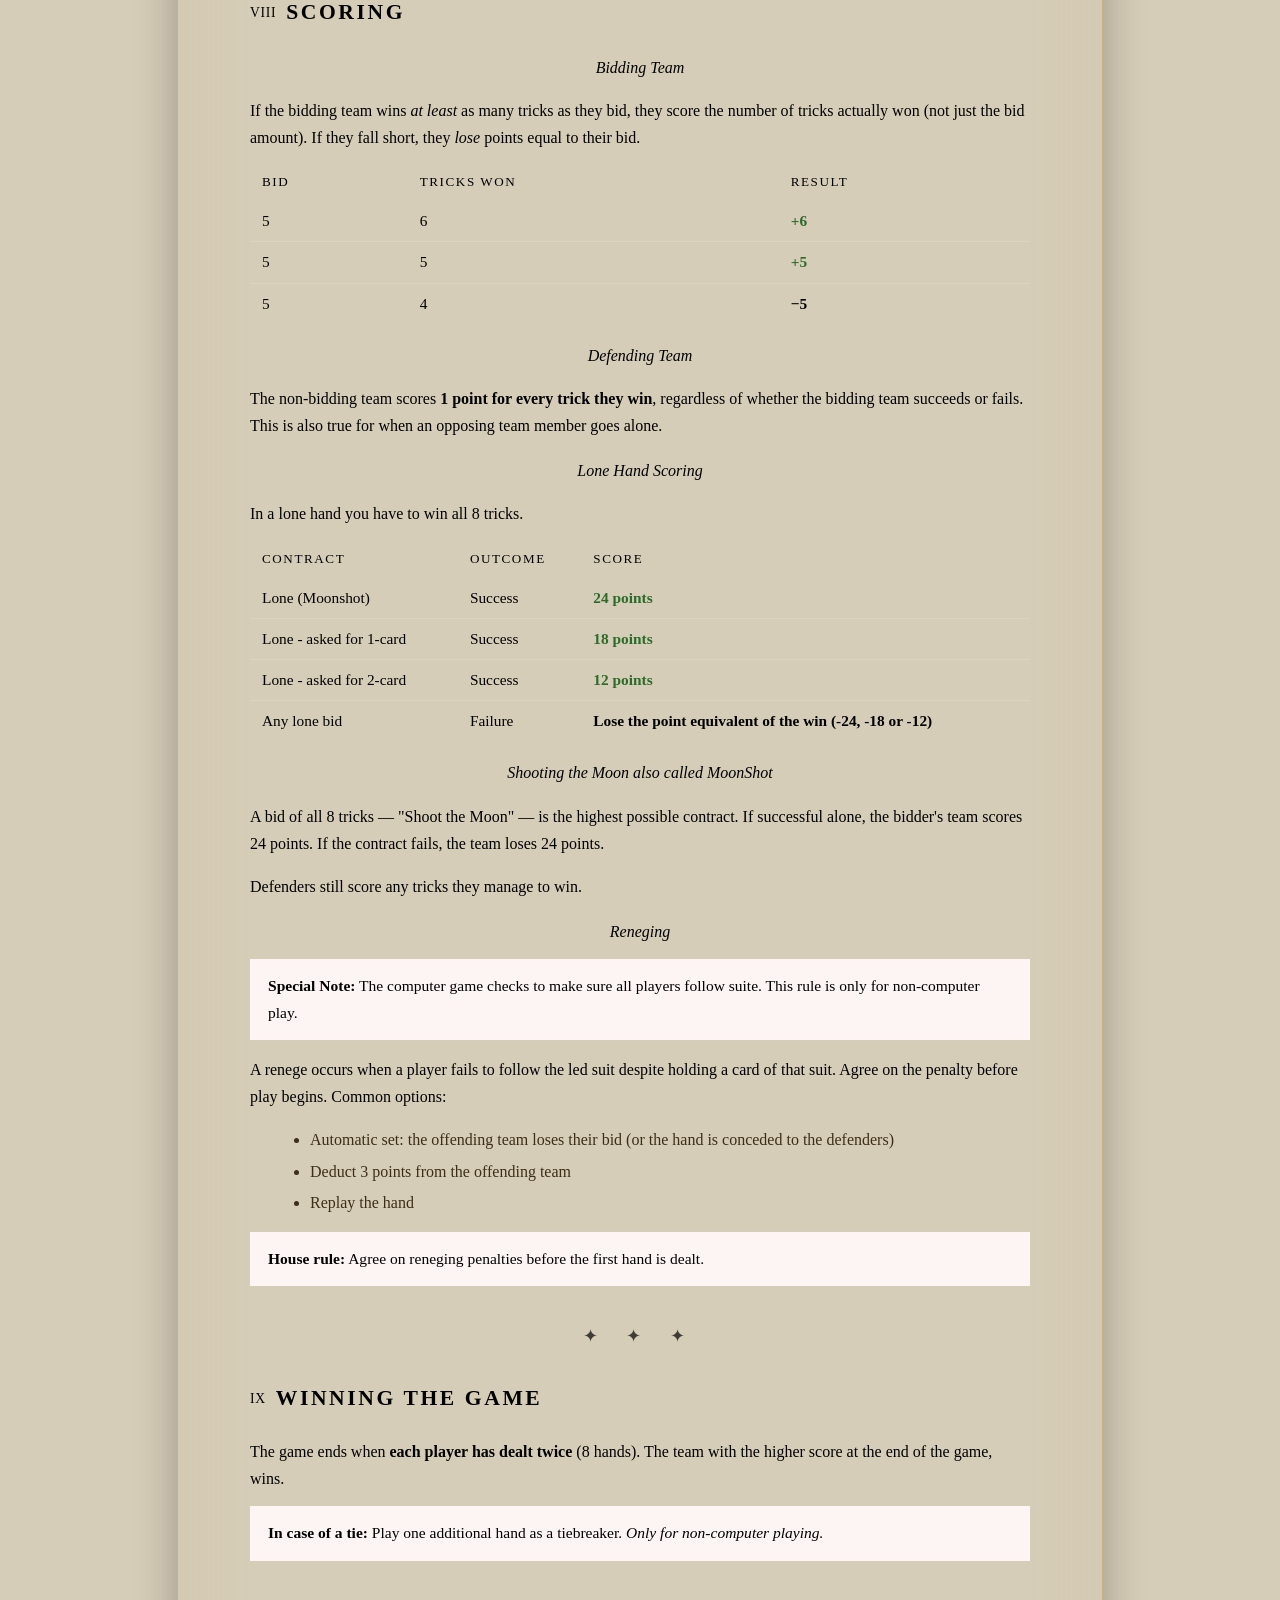
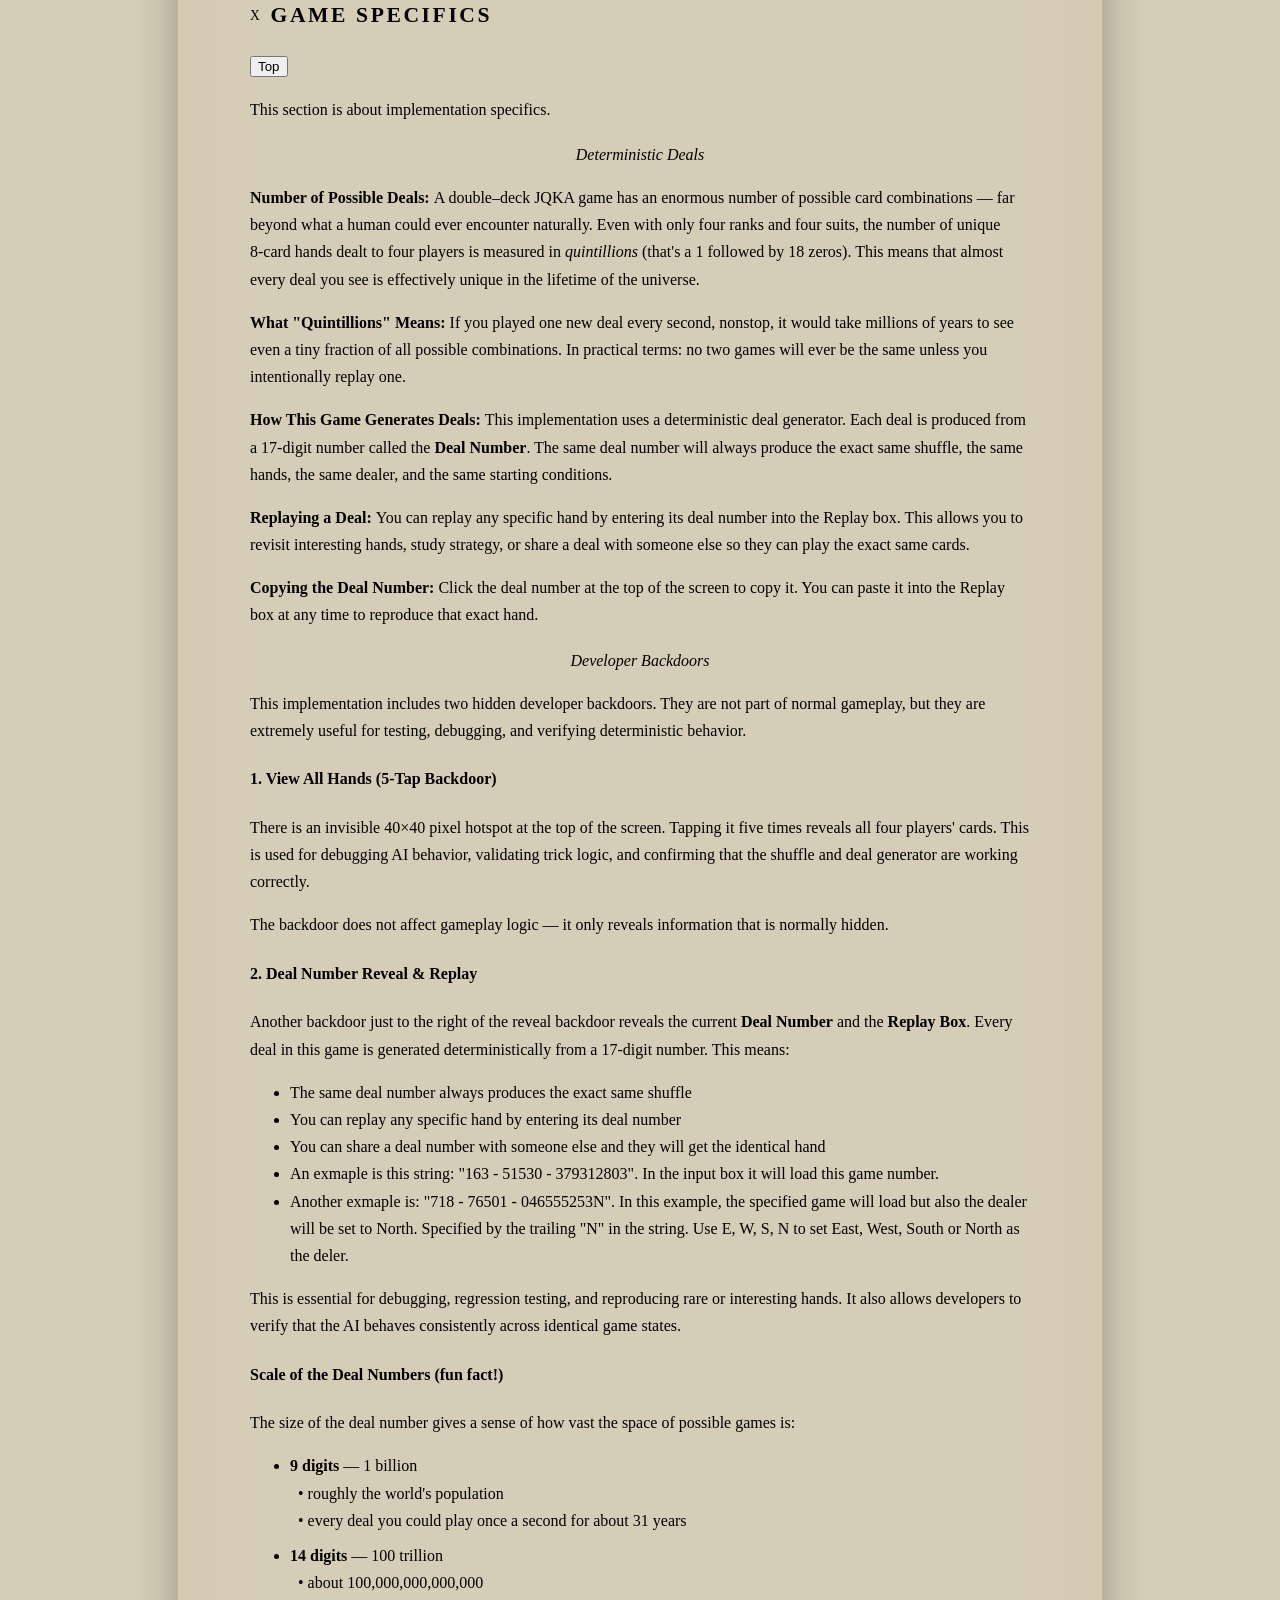
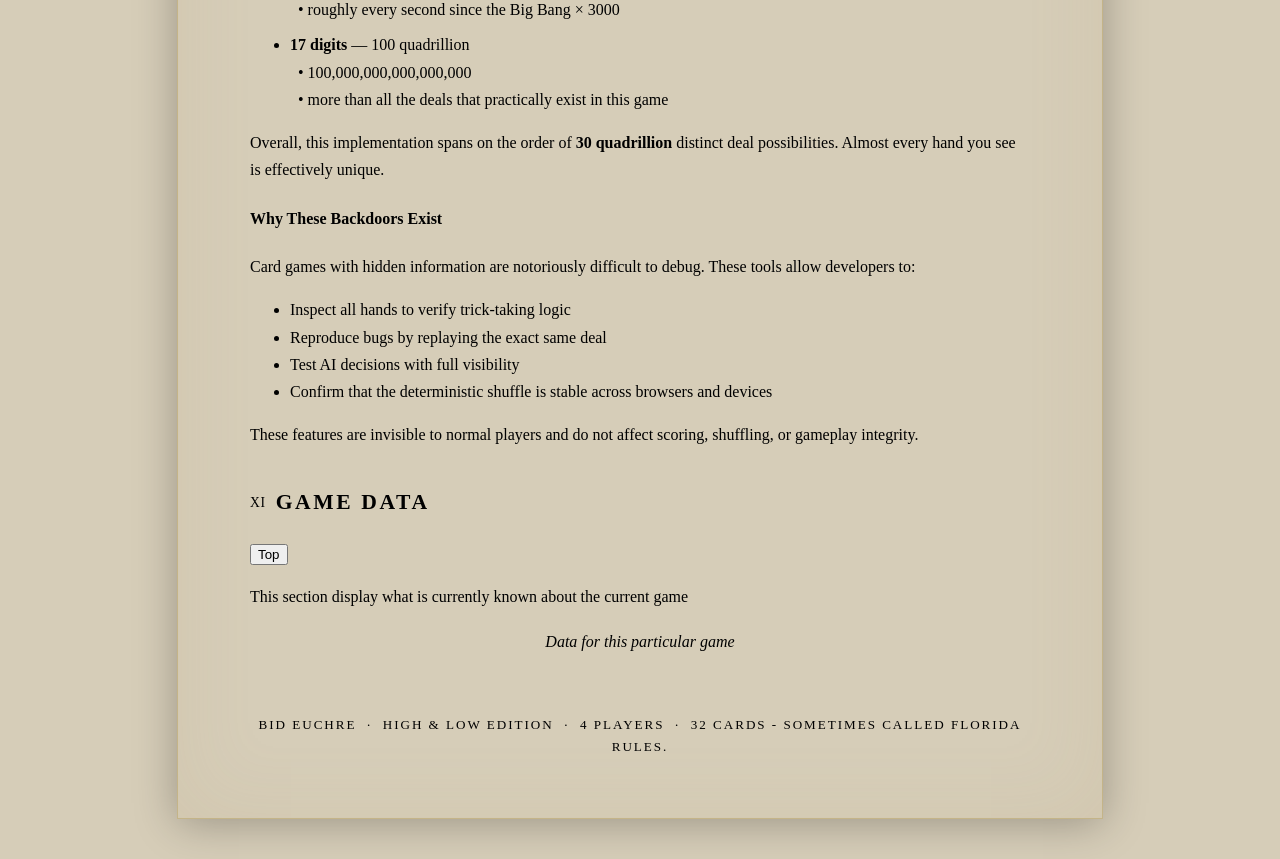
<file: info.html>
<!DOCTYPE html>

<html lang="en">
  <head>
    <meta charset="UTF-8">
    <meta name="viewport" content="width=device-width, initial-scale=1.0">
    <title>Bid Euchre — Rules & Other Info (v1.02 June 5, 2026)</title>

    <link href="https://fonts.googleapis.com/css2?family=Playfair+Display:ital,wght@0,400;0,700;0,900;1,400&family=Crimson+Pro:ital,wght@0,300;0,400;0,600;1,300;1,400&display=swap" rel="stylesheet">

    <link rel="stylesheet" href="rules.css">

  </head>
  
  <button onclick="location.href='#gameData'">Game Data</button>


  <body>
    <div id="TopId" class="page">
      <div class="border-frame"></div>

      <!-- Header -->

      <div class="header">
	<div class="suit-row">
	  <span class="s">♠</span>
	  <span class="h red">♥</span>
	  <span class="d red">♦</span>
	  <span class="c">♣</span>
	</div>
	<h1>Bid Euchre<em>Official Rules</em></h1>
	<p class="subtitle">4 Players · Partnership · High &amp; Low · Trick-Taking</p>
      </div>

      <!-- 1. Overview -->

      <section>
	<h2><span class="section-num">I</span> Overview</h2>
	<p>Bid Euchre is a partnership trick-taking game blending Euchre-style
	  trump rules with competitive auction bidding. Players bid contracts
	  specifying the number of tricks they'll win, a trump suit, No Trump high or No Trump
	  low.  The team that wins the bid then
	  tries to fulfill — or exceed — their contract, while the
	  defenders try to stop them.</p>
	<div class="overview-grid">
	  <div class="overview-item"><strong>Players</strong><span>4 (2 teams of 2;
	      partners sit opposite)</span></div>
	  <div class="overview-item"><strong>Deck</strong><span>2 standard Euchre decks,
	      J–A only (32 cards)</span></div>
	  <div class="overview-item"><strong>Cards per Player</strong>
	    <span>8 (all cards are dealt)</span></div>
	  <div class="overview-item"><strong>Game Length</strong>
	    <span>Each player deals twice.</span></div>
	</div>
      </section>

      <div class="ornament">✦ ✦ ✦</div>
      <!-- Quick Start -->

      <section>
	<h2><span class="section-num">II</span> Quick Start</h2>

	<p>This section gives new players a fast overview of how a hand of Bid Euchre
	  is played from deal to scoring.</p>

	<ol class="quickstart-list" style="margin-left:20px; color:var(--ink-light);">

	  <li style="margin-bottom:6px">
	    <strong>Deal the Cards</strong> — Each player receives 8 cards from the 32‑card deck.
	  </li>

	  <li style="margin-bottom:6px">
	    <strong>Bid Once Around</strong> — Starting left of the dealer, each player may pass
	    or make a higher bid. Highest bid wins the contract and chooses trump
	    (or No Trump High/Low).
	  </li>

	  <li style="margin-bottom:6px">
	    <strong>Lone Hand Option</strong> — The bidder may declare Alone and optionally
	    exchange 1 or 2 cards with their partner before play begins.
	  </li>

	  <li style="margin-bottom:6px">
	    <strong>Lead the First Trick</strong> — The winning bidder leads. In a Lone hand,
	    the bidder still leads even though only three players are active.
	  </li>

	  <li style="margin-bottom:6px">
	    <strong>Follow Suit</strong> — Players must follow the led suit if able.
	    If not, they may play any card. The Left Bower always counts as part of
	    the trump suit.
	  </li>

	  <li style="margin-bottom:6px">
	    <strong>Determine the Trick Winner</strong> —
	    <ul style="margin-left:20px; margin-top:4px; color:var(--ink-light)">
              <li><strong>Suit Bid:</strong> Highest trump wins; otherwise highest card of the led suit.</li>
              <li><strong>No Trump High:</strong> Highest card of the led suit.</li>
              <li><strong>No Trump Low:</strong> Lowest card of the led suit.</li>
	    </ul>
	  </li>

	  <li style="margin-bottom:6px">
	    <strong>Winner Leads Next</strong> — Continue until all 8 tricks are played.
	  </li>

	  <li style="margin-bottom:6px">
	    <strong>Score the Hand</strong> —
	    Bidding team scores the number of tricks they win (or loses their bid if short).
	    Defenders score 1 point per trick. Lone bids and Moonshots use special scoring.
	  </li>

	</ol>
      </section>

      <!-- 3. The Deck -->

      <section>
	<h2><span class="section-num">III</span> The Deck</h2>
	<p>Combine two standard Euchre decks and remove all cards except
	  Jacks, Queens, Kings, and Aces. This yields <strong>32 cards</strong> —
	  8 per suit, with two identical copies of every card. This duplication
	  creates a special
	  rule throughout the game: <strong>when two identical cards are played
	    in the same trick, the one played first outranks the second.</strong></p>
      </section>

      <!-- 4. Card Ranking -->

      <section>
	<h2><span class="section-num">IV</span> Card Ranking</h2>

	<h3>High Trump (standard play)</h3>
	<p>Cards rank from highest to lowest and jacks of the same colour as trump
	  play a special role:</p>
	<table>
	  <thead><tr><th>#</th><th>Card</th><th>Notes</th></tr></thead>
	  <tbody>
	    <tr><td class="rank-num">1</td><td><strong>Right Bowers</strong></td>
	      <td>Jack of the trump suit</td></tr>
	    <tr>
	      <td class="rank-num">2</td><td><strong>Left Bowers</strong></td>
	      <td>Jack of the other suit of the same color as trump</td>
	    </tr>
	    <tr><td class="rank-num">3</td><td>Aces of trump</td><td></td></tr>
	    <tr><td class="rank-num">4</td><td>Kings of trump</td><td></td></tr>
	    <tr><td class="rank-num">5</td><td>Queens of trump</td><td></td></tr>
	    
	    
	    
	  </tbody>
	</table>

	<div class="callout">
	  The second bower, ace, king or queen played always loses to the first one played.
	</div>
	
	<div class="callout">
	  <strong>Example — Hearts are trump:</strong> J♥ (Right) &gt; J♦
	  (Left) &gt; A♥ &gt; K♥ &gt; Q♥ &gt; remaining Hearts in order, first
	  played beats second.
	  <br>  <br>
	  <strong>Example, No Trump is called.   </strong> 
	  A♥ is played then K♥, then Q♥, then a second
	  A♥ is played. The first A♥ wins the trick.
	</div>

	<h3>No Trump High</h3>
	<p>No trump suit exists. Within each suit, Aces rank
	  highest: <strong>A &gt; K &gt; Q &gt; J</strong>. Highest card
	  of the led suit wins. First-played duplicate wins.</p>
	
	<h3>Low No Trump</h3>
	<p>When Low is called the ranking completely reverses —
	  the <em>lowest</em> card wins tricks, not the highest:</p>
	<table>
	  <thead><tr><th>#</th><th>Card</th><th>Notes</th></tr></thead>
	  <tbody>

	    <tr><td class="rank-num">1</td><td>Jack</td>
	      <td>Is the lowest, so jack wins the trick.  There is no concept of bowers in No Trump.</td></tr>
	    
	    <tr><td class="rank-num">2</td><td>Queen</td>
	      <td></td></tr>
	    
	    <tr><td class="rank-num">3</td><td>King</td>
	      <td></td></tr>
	    <tr><td class="rank-num">4</td><td>Ace</td>
	      <td></td></tr>
	    
	  </tbody>
	</table>

      </section>

      <div class="ornament">✦ ✦ ✦</div>

      <!-- 5. The Deal -->

      <section>
	<h2><span class="section-num">V</span> The Deal</h2>
	<p>The dealer shuffles both decks together and deals all 32 cards clockwise,
	  one at a time, until each player holds 8 cards. After each hand, the deal
	  passes clockwise to the next player. A full game consists of each player
	  dealing twice (8 hands total).</p>
      </section>

      <!-- 6. Bidding -->

      <section>
	<h2><span class="section-num">VI</span> Bidding</h2>
	<p>Bidding starts with the player to the dealer's left and proceeds clockwise.
	  Each player has exactly one opportunity to either <strong>pass</strong> or
	  make a <strong>higher bid</strong> than any previous bid. The player who
	  makes the highest bid wins the contract and leads the first trick.</p>

	<h3>Anatomy of a Bid</h3>
	<p>Every valid bid states has one or more of these components:</p>
	
	<ol style="margin-left:20px; color: var(--ink-light);">
	  <li style="margin-bottom:4px"><strong>Number of tricks</strong> — how many tricks
	    the bidding team pledges to win (1 to 7)</li>
	  <li style="margin-bottom:4px"><strong>Trump designation</strong> — one of the four
	    suits, or No Trump</li>
	  
	  <li style="margin-bottom:4px"><strong>High or Low in the case of No Trump
	    </strong> — which card wins each
	    trick</li>

	  <li style="margin-bottom:4px"><strong>Going Alone</strong> - Ask for 2 cards, ask for 1 card or
	    ask for no cards.
	  </li>

	  
	</ol>
	<div class="bid-examples">
	  <span class="bid-tag">4 Clubs</span>
	  <span class="bid-tag">5 No Trump High</span>
	  <span class="bid-tag">6 Hearts</span>
	  
	  <span class="bid-tag">Alone in Spades</span>
	  <span class="bid-tag">Alone in Hearts, ask 1 </span>
	  <span class="bid-tag">3 No Trump Low</span>
	  
	</div>

	<h3>Raising the Bid</h3>
	<p>Each new bid must name <strong>more tricks</strong> than the current high bid.
	  Suits carry no ranking — you cannot overcall with the same number of tricks in
	  a different suit or mode.
	</p>
	<div class="callout">
	  <strong>Example:</strong> If the current bid is "4 Hearts High,"
	  the next bidder
	  must bid 5 or more tricks. Bids of "4 Spades" or "4 No Trump" are invalid.
	  <div class="bid-examples" style="margin-top:10px">
	    <span class="bid-tag">5 Clubs Low ✓</span>
	    <span class="bid-tag">5 No Trump High ✓</span>
	    <span class="bid-tag invalid">4 Spades High</span>
	    <span class="bid-tag invalid">4 No Trump Low</span>
	    <span class="bid-tag">Alone Ask for 1 card ✓</span>
	  </div>
	</div>

	<h3>Lone Hand Bids</h3>
	<p>During bidding a player may go <strong>Alone</strong>,
	  meaning the bidder's partner
	  sits out the hand with cards face down.
	  <ul style="margin-left:20px; color:var(--ink-light)">
	    
	    <li style="margin-bottom:4px"> A lone bid takes precedence over a numbered bid of 1 to 7 tricks.  A lone
	      bid means you will take all 8 tricks.
	      
	    <li>An Opponents or your partner can counter your bid if they bid a higher ranking
	      lone hand.
	      
	    <li>Shoot The Moon or Moonshot is the highest ranking bid and cannot be
	      countered.
	      
	    <li>A lone bid of a 2-card ask, can be countered with a 1-card ask
	      or a Moonshot.
	      
	    <li>A lone bid of a 1-card ask, can be countered with a Moonshot only.
	      
	  </ul>
	  
	</p>

	<h3>Partner Exchange (Lone Bids Only)</h3>
	<p>A lone bidder may optionally exchange cards with their sitting-out partner before
	  play begins:</p>
	<ul style="margin-left:20px; color:var(--ink-light)">
	  <li style="margin-bottom:4px"><strong>1-card exchange:</strong> Bidder
	    discards 1 card face down; partner passes 1 card face down.</li>
	  
	  <li><strong>2-card exchange:</strong> Same process with 2 cards each.</li>
	</ul>
	<div class="callout warning">
	  <strong>Critical:</strong> Both the bidder and partner must choose and commit
	  to their exchange cards <em>simultaneously</em>, before either sees
	  what the other
	  has passed.
	</div>


      </section>

      <div class="ornament">✦ ✦ ✦</div>

 <!-- 7. Playing the Hand -->

      <section>
	<h2><span class="section-num">VII</span> Playing the Hand</h2>

	<h3>Opening Lead</h3>
	<p>The winning bidder leads the first trick. In a Lone hand, the bidder leads
	  even though only three hands are active.</p>

	<h3>Following Suit</h3>
	<p>Each player <strong>must</strong> follow the led suit if able. If a player
	  has no cards of the led suit, they may play any card — including trump.
	  The Left Bower counts as a member of the <em>trump suit</em>, not its face suit,
	  for both leading and following.</p>

	<h3>Winning a Trick</h3>
	<p>The winning card is determined by the game mode:</p>
	<table>
	  <thead><tr><th>Mode</th><th>Wins with trump played</th><th>Wins without
		trump played</th></tr></thead>
	  <tbody>

	    <tr><td><strong>Suit Bid</strong></td><td>Highest trump played</td>
	      <td>Highest card of led suit</td></tr>

	    <tr><td><strong>High No Trump</strong></td><td>There is no trump</td>
	      <td>Highest card of led suit</td></tr>
	    
	    
	    <tr><td><strong>Low No Trump</strong></td><td>There is no trump</td>
	      <td>Lowest card of led suit</td></tr>
	    
	  </tbody>
	</table>
	<p style="margin-top:10px">The winner of each trick leads the next hand.
	  Play continues until all 8 tricks are complete.</p>

      </section>

      <!-- 8. Scoring -->

      <section>
	<h2><span class="section-num">VIII</span> Scoring</h2>


	<h3>Bidding Team</h3>
	<p>If the bidding team wins <em>at least</em> as many tricks as they bid,
	  they score the number of tricks actually won (not just the bid amount).
	  If they fall short, they <em>lose</em> points equal to their bid.</p>
	<table>
	  <thead><tr><th>Bid</th><th>Tricks Won</th><th>Result</th></tr></thead>
	  <tbody>
	    <tr><td>5</td><td>6</td><td class="score-positive">+6</td></tr>
	    <tr><td>5</td><td>5</td><td class="score-positive">+5</td></tr>
	    <tr><td>5</td><td>4</td><td class="score-negative">−5</td></tr>
	  </tbody>
	</table>

	<h3>Defending Team</h3>
	<p>The non-bidding team scores <strong>1 point for every trick they win</strong>,
	  regardless of whether the bidding team succeeds or fails.
	  This is also true for when an opposing team member goes alone.
	</p>

	<h3>Lone Hand Scoring</h3>
	<p>In a lone hand you have to win all 8 tricks.
	  <table>
	    <thead><tr><th>Contract</th><th>Outcome</th><th>Score</th></tr></thead>
	    <tbody>
	      <tr>

	      <tr><td>Lone (Moonshot)</td>
		<td>Success</td>
		<td class="score-positive">24 points</td></tr>

	      <tr><td>Lone - asked for 1-card</td>
		<td>Success</td>
		<td class="score-positive">18 points</td></tr>

	      <tr><td>Lone - asked for 2-card</td>
		<td>Success</td>
		<td class="score-positive">12 points</td></tr>

	      <tr><td>Any lone bid</td>
		<td>Failure</td>
		<td class="score-negative">Lose the point equivalent of the win
		  (-24, -18 or -12)</td></tr>

	    </tbody>
	  </table>

	  <h3>Shooting the Moon also called MoonShot</h3>
	<p>A bid of all 8 tricks — "Shoot the Moon" — is the highest possible contract.
	  If successful alone, the bidder's team scores 24 points. If the contract fails,
	  the team loses 24 points.
	<p> 
	  Defenders still score any tricks they manage to win.</p>

	<h3>Reneging</h3>

	<div class="callout warning">
	  <strong>Special Note:</strong> The computer game checks to make sure all players
	  follow suite.  This rule is only for non-computer play.
	</div>

	<p>A renege occurs when a player fails to follow the led suit despite holding a card
	  of that suit. Agree on the penalty before play begins. Common options:</p>
	<ul style="margin-left:20px; color:var(--ink-light)">
	  <li style="margin-bottom:4px">Automatic set: the offending team loses their bid
	    (or the hand is conceded to the defenders)</li>
	  <li style="margin-bottom:4px">Deduct 3 points from the offending team</li>
	  <li>Replay the hand</li>
	</ul>
	<div class="callout warning">
	  <strong>House rule:</strong> Agree on reneging penalties before the first
	  hand is dealt.
	</div>

      </section>

      <div class="ornament">✦ ✦ ✦</div>

      <!-- 9. Winning -->

      <section>
	<h2><span class="section-num">IX</span> Winning the Game</h2>
	<p>The game ends when <strong>each player has dealt twice</strong> (8 hands).
	  The team with the higher score at the end of the game, wins.
	  
	  <div class="callout warning">
	    <strong>In case of a tie:</strong> Play one additional hand as a tiebreaker.
	    <em>Only for non-computer playing.</em>
	  </div>

      </section>

      <!-- 10. Game Specifics -->

      <section id="gameSpecificId">
	
	<h2><span class="section-num">X</span>Game Specifics</h2>
	<button onclick="location.href='#TopId'">Top</button>
	<p>This section is about implementation specifics.

	  
	  
	  <h3>Deterministic Deals</h3>

	<p><strong>Number of Possible Deals:  </strong>
	  A double–deck JQKA game has an enormous number of possible card combinations — 
	  far beyond what a human could ever encounter naturally. 
	  Even with only four ranks and four suits, the number of unique 8‑card hands 
	  dealt to four players is measured in <em>quintillions</em> (that's a 1 followed by 18 zeros). 
	  This means that almost every deal you see is effectively unique in the lifetime of the universe.</p>

	<p><strong>What "Quintillions" Means:  </strong>
	  If you played one new deal every second, nonstop, it would take millions of years 
	  to see even a tiny fraction of all possible combinations. 
	  In practical terms: no two games will ever be the same unless you intentionally replay one.</p>

	<p><strong>How This Game Generates Deals:  </strong>
	  This implementation uses a deterministic deal generator. 
	  Each deal is produced from a 17‑digit number called the <strong>Deal Number</strong>. 
	  The same deal number will always produce the exact same shuffle, 
	  the same hands, the same dealer, and the same starting conditions.</p>

	<p><strong>Replaying a Deal:  </strong>
	  You can replay any specific hand by entering its deal number into the Replay box. 
	  This allows you to revisit interesting hands, study strategy, 
	  or share a deal with someone else so they can play the exact same cards.</p>

	<p><strong>Copying the Deal Number:  </strong>
	  Click the deal number at the top of the screen to copy it. 
	  You can paste it into the Replay box at any time to reproduce that exact hand.</p>


	
	<h3>Developer Backdoors</h3>

	<p>This implementation includes two hidden developer backdoors. 
	  They are not part of normal gameplay, but they are extremely useful for 
	  testing, debugging, and verifying deterministic behavior.</p>

	<h4>1. View All Hands (5‑Tap Backdoor)</h4>
	<p>
	  There is an invisible 40×40 pixel hotspot at the top of the screen.  
	  Tapping it five times reveals all four players' cards.  
	  This is used for debugging AI behavior, validating trick logic, 
	  and confirming that the shuffle and deal generator are working correctly.
	</p>
	<p>
	  The backdoor does not affect gameplay logic — it only reveals information 
	  that is normally hidden.
	</p>

	<h4>2. Deal Number Reveal & Replay</h4>
	<p>
	  Another backdoor just to the right of the reveal backdoor
	  reveals the current <strong>Deal Number</strong> and 
	  the <strong>Replay Box</strong>.  
	  Every deal in this game is generated deterministically from a 17‑digit number.  
	  This means:
	</p>
	<ul>
	  <li>The same deal number always produces the exact same shuffle</li>
	  <li>You can replay any specific hand by entering its deal number</li>
	  <li>You can share a deal number with someone else and they will get the identical hand</li>
	  <li>An exmaple is this string:  "163 - 51530 - 379312803".  In the input box it will load
	    this game number.  </li>
	  <li>Another exmaple is:  "718 - 76501 - 046555253N".  In this example, the
	    specified game will load but also the dealer will be set to North.  Specified
	    by the trailing "N" in the string.  Use E, W, S, N to set East, West, South or North
	    as the deler.</li>
	  
	</ul>

	<p>
	  This is essential for debugging, regression testing, and reproducing rare or 
	  interesting hands.  
	  It also allows developers to verify that the AI behaves consistently across 
	  identical game states.
	</p>

	<h4>Scale of the Deal Numbers (fun fact!)</h4>

	<p>The size of the deal number gives a sense of how vast the space of possible games is:</p>

	<ul>
	  <li>
	    <strong>9 digits</strong> &mdash; 1 billion<br>
	    &nbsp;&nbsp;&bull; roughly the world&apos;s population<br>
	    &nbsp;&nbsp;&bull; every deal you could play once a second for about 31 years
	  </li>

	  <li style="margin-top:0.5em;">
	    <strong>14 digits</strong> &mdash; 100 trillion<br>
	    &nbsp;&nbsp;&bull; about 100,000,000,000,000<br>
	    &nbsp;&nbsp;&bull; roughly every second since the Big Bang &times; 3000
	  </li>

	  <li style="margin-top:0.5em;">
	    <strong>17 digits</strong> &mdash; 100 quadrillion<br>
	    &nbsp;&nbsp;&bull; 100,000,000,000,000,000<br>
	    &nbsp;&nbsp;&bull; more than all the deals that practically exist in this game
	  </li>
	</ul>

	<p style="margin-top:0.75em;">
	  Overall, this implementation spans on the order of <strong>30 quadrillion</strong> distinct deal possibilities.
	  Almost every hand you see is effectively unique.
	</p>


	<h4>Why These Backdoors Exist</h4>
	<p>
	  Card games with hidden information are notoriously difficult to debug.  
	  These tools allow developers to:
	</p>
	<ul>
	  <li>Inspect all hands to verify trick‑taking logic</li>
	  <li>Reproduce bugs by replaying the exact same deal</li>
	  <li>Test AI decisions with full visibility</li>
	  <li>Confirm that the deterministic shuffle is stable across browsers and devices</li>
	</ul>

	<p>
	  These features are invisible to normal players and do not affect scoring, 
	  shuffling, or gameplay integrity.
	</p>

      </section>

      <!-- 11. Game Data -->

      
      <section id="gameData">
	
	<h2><span class="section-num">XI</span>Game Data</h2>
	<button onclick="location.href='#TopId'">Top</button>
	
	<p>This section display what is currently known about the current game
	  
	  
	  <h3>Data for this particular game</h3>

	  <div id="helpDetail"></div>

	  <div id="gameDetailInfo"></div>


      </section>

      
      <div class="footer">
	Bid Euchre &nbsp;·&nbsp; High &amp; Low Edition &nbsp;·&nbsp;
	4 Players &nbsp;·&nbsp; 32 Cards - sometimes called Florida Rules.
      </div>
    </div>
  </body>
</html>
</file>
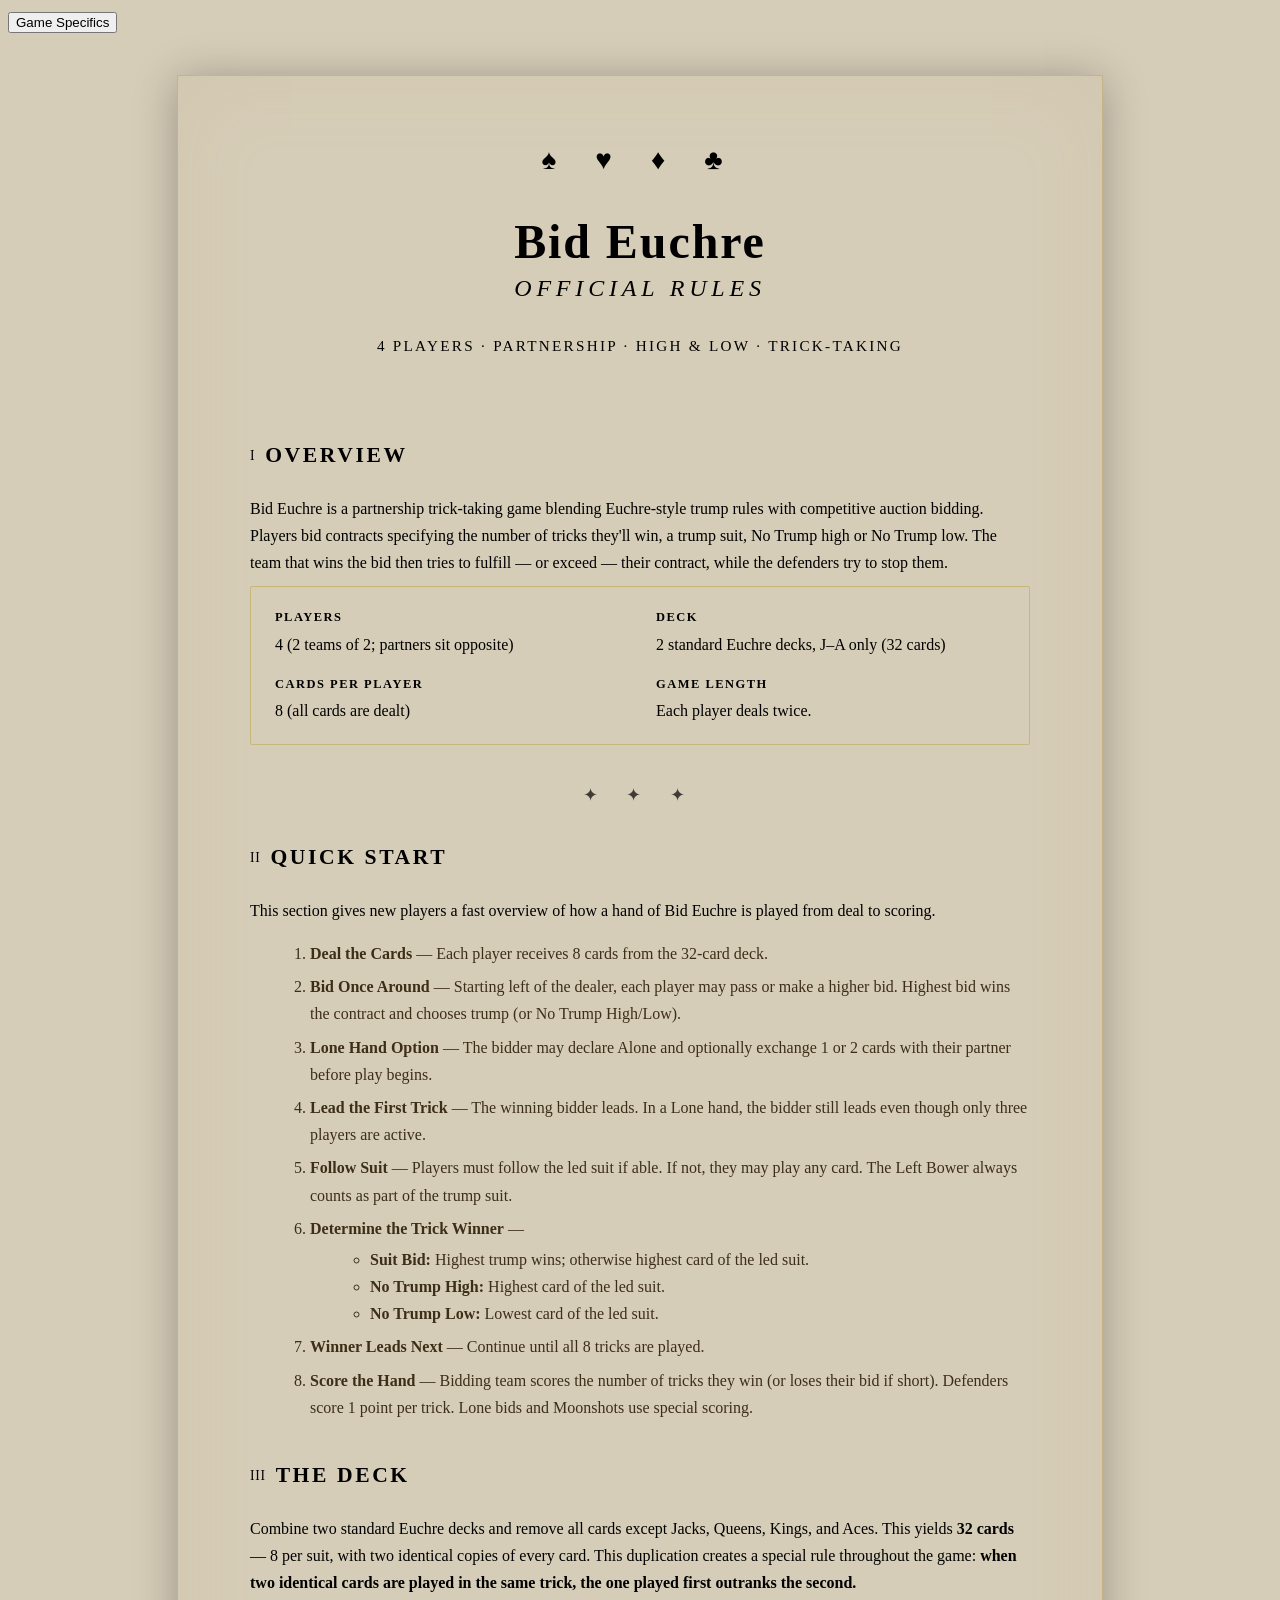
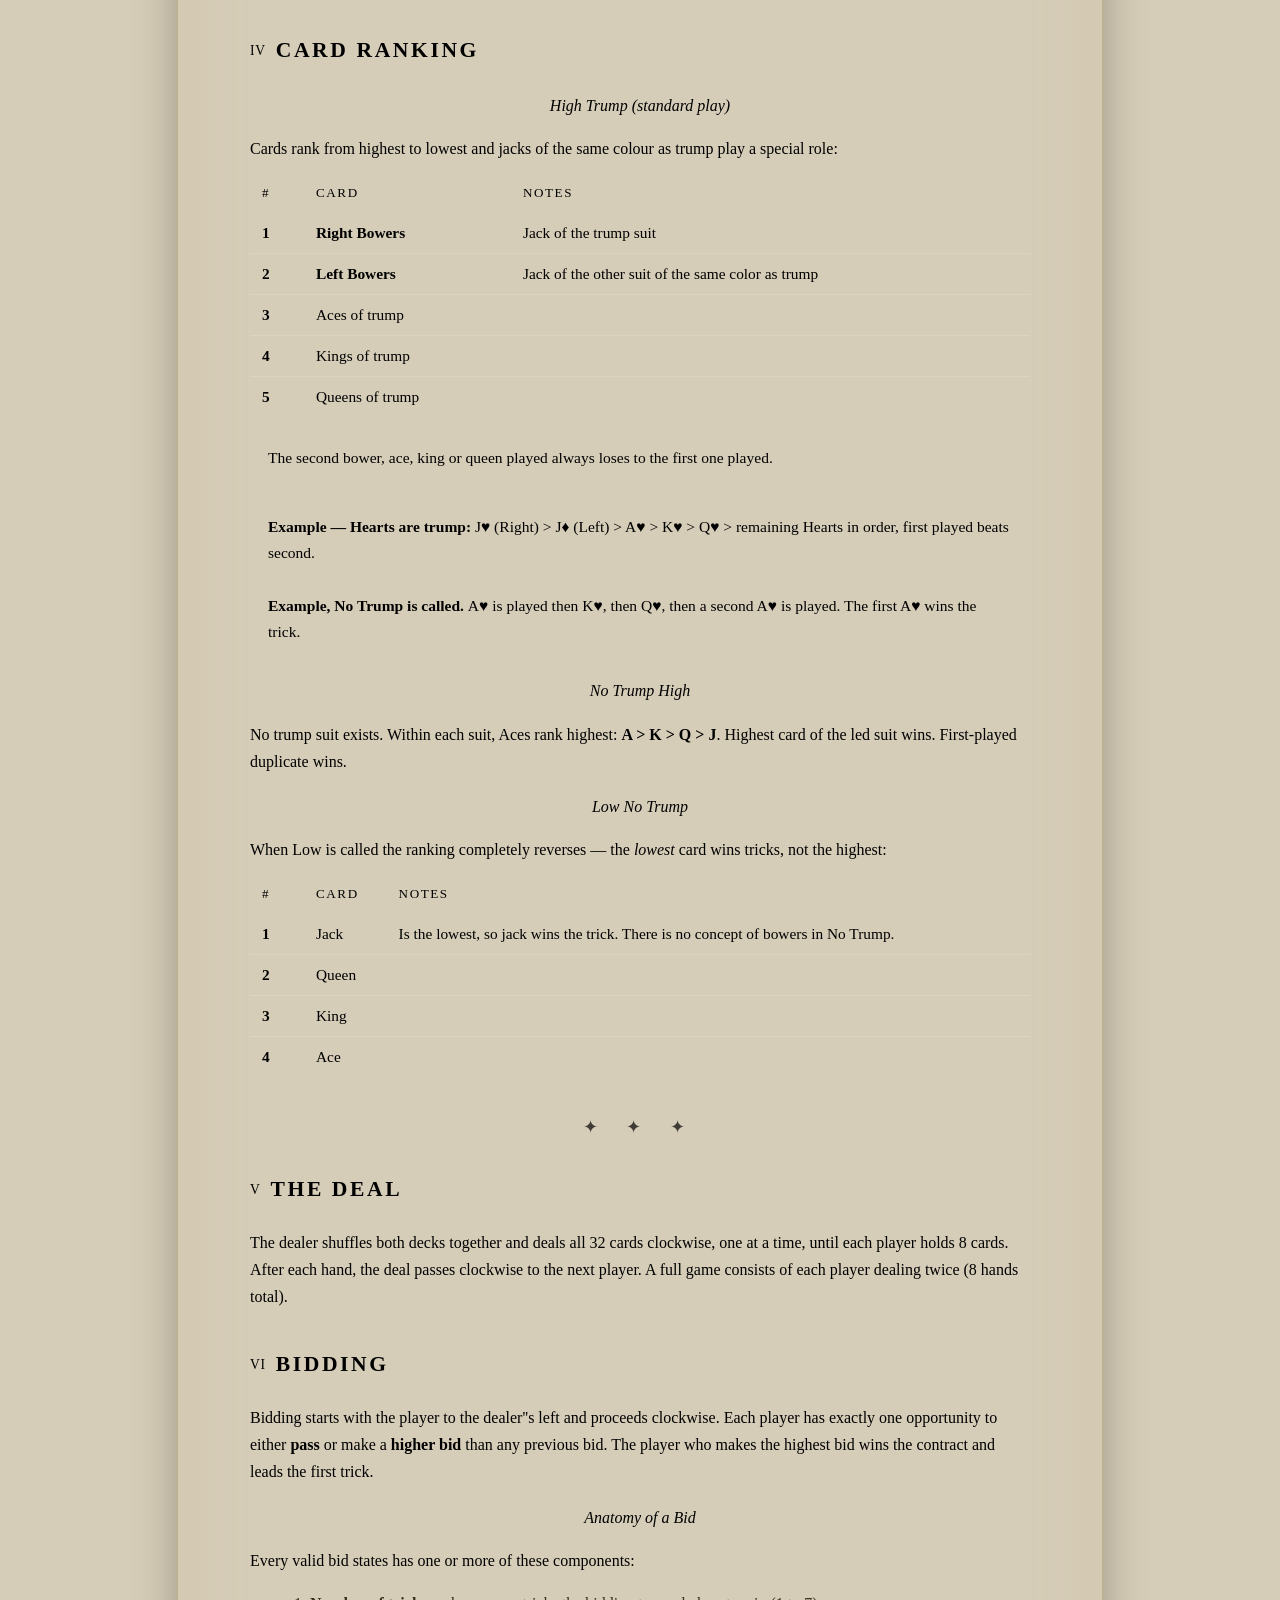
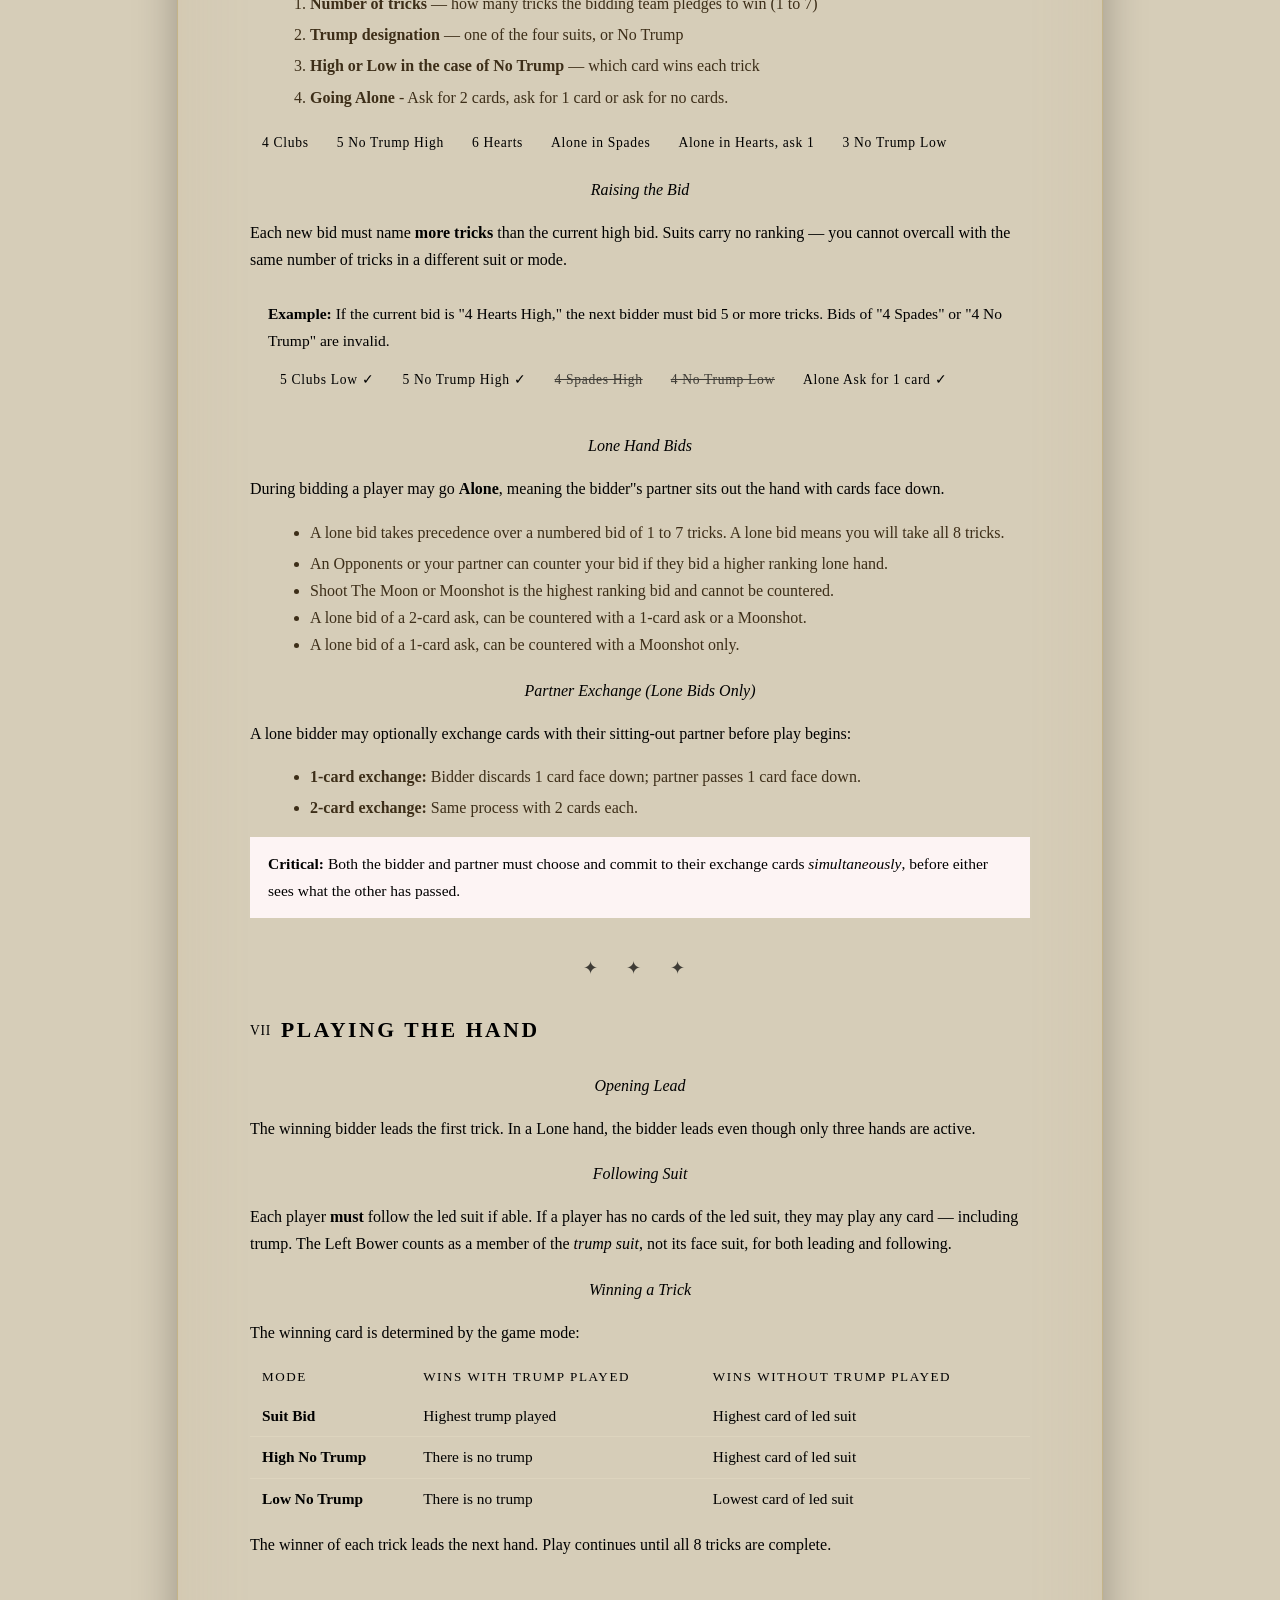
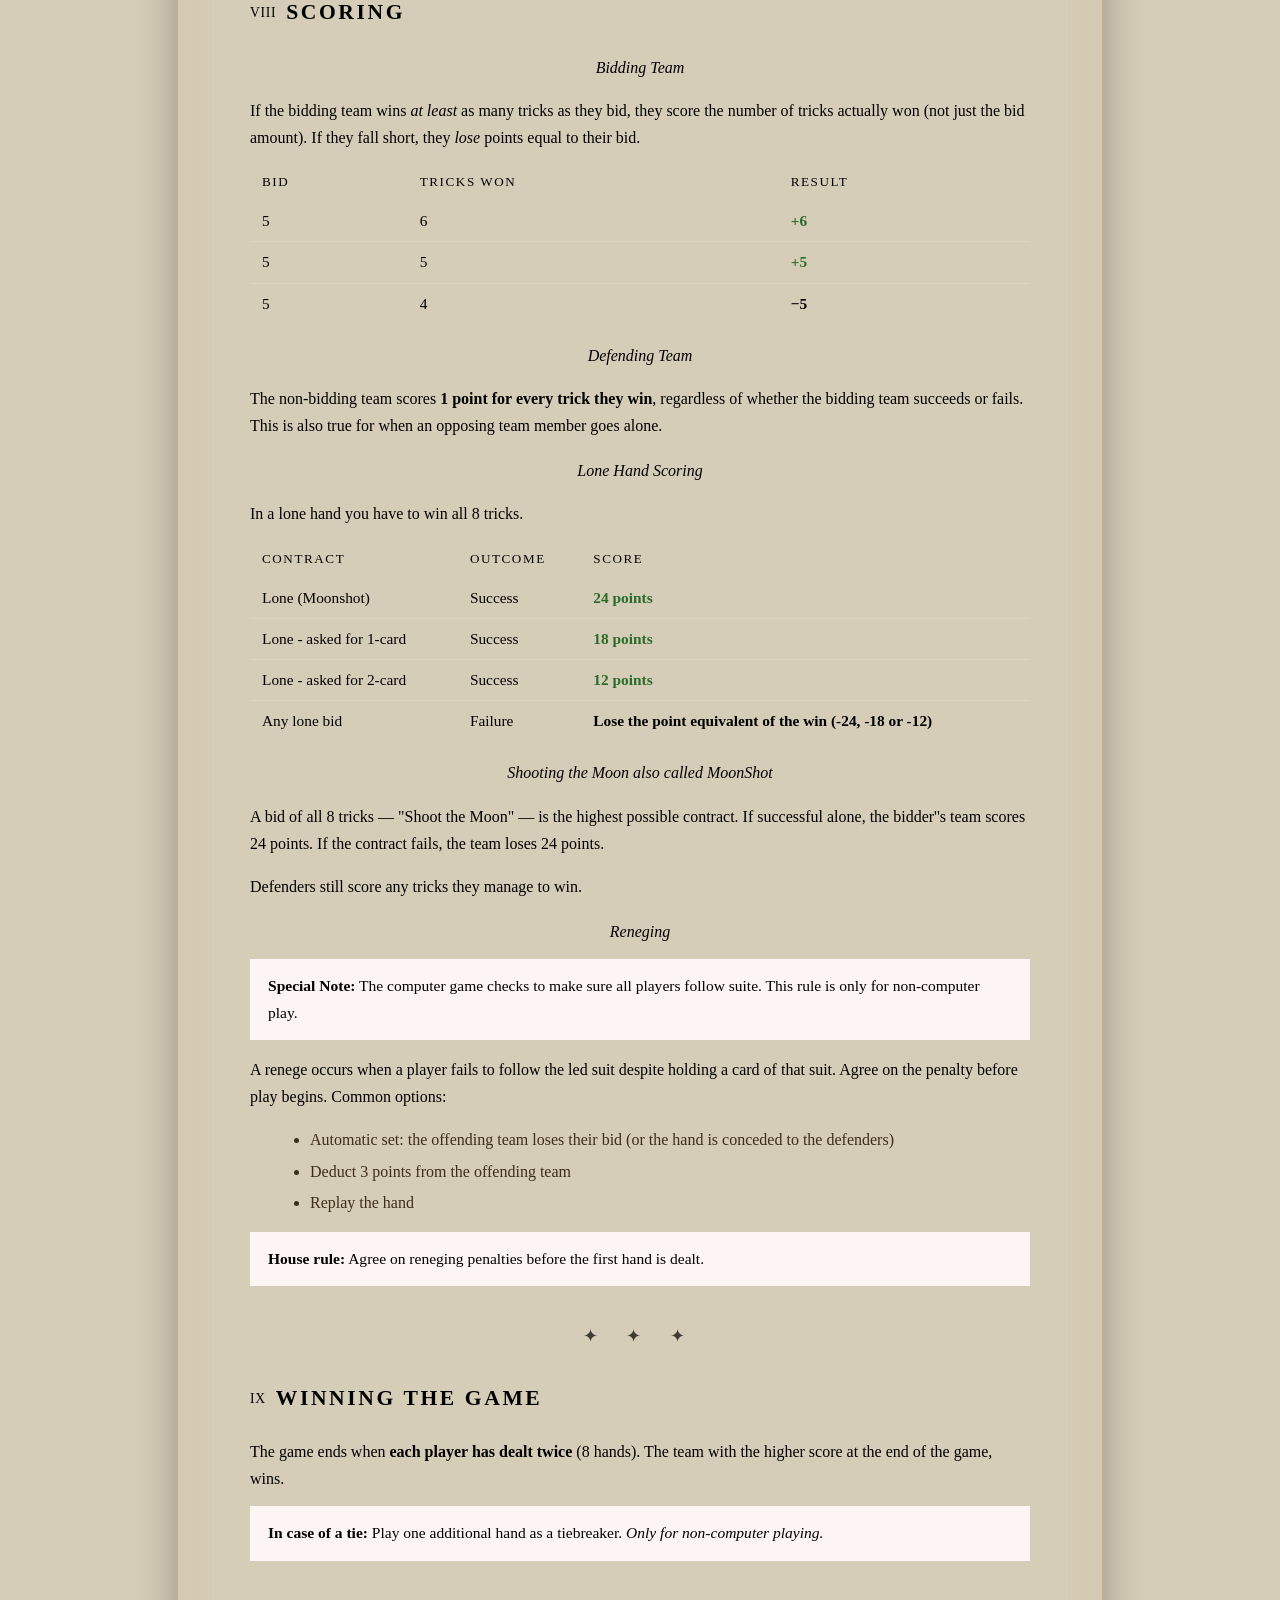
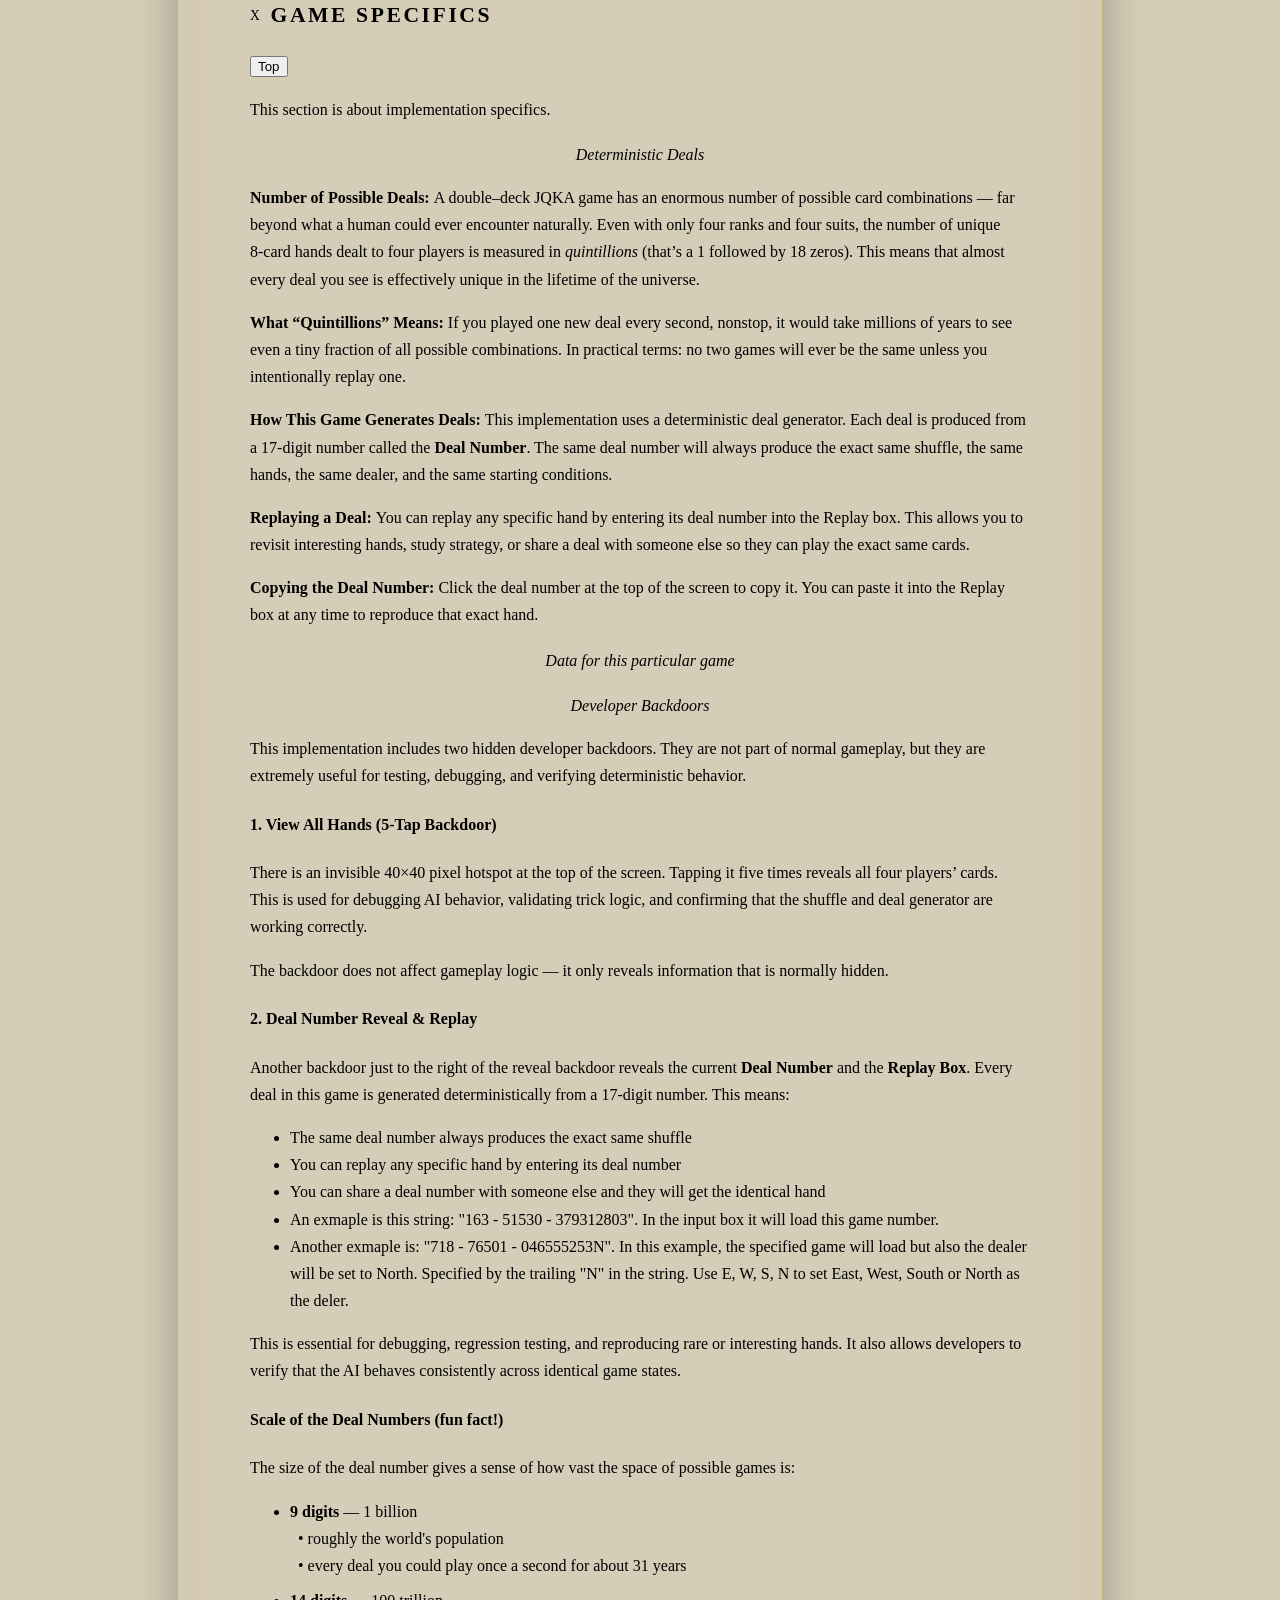
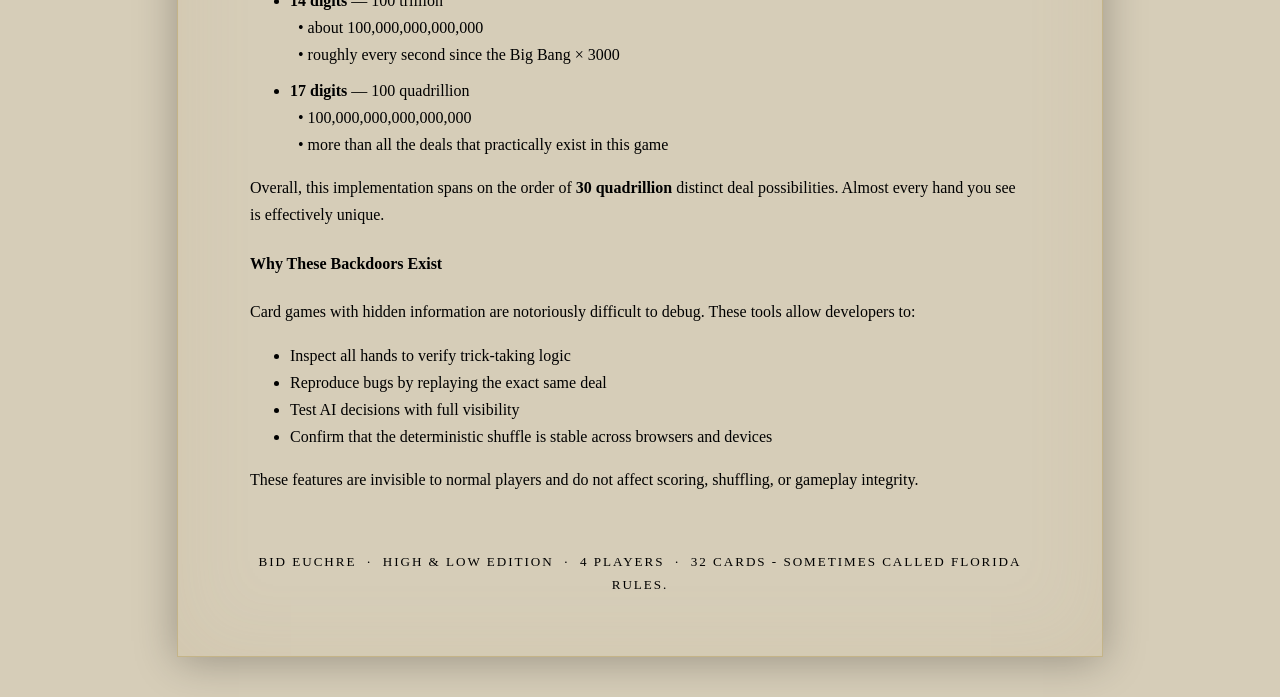
<file: rules.html>
<!DOCTYPE html>

<html lang="en">
  <head>
    <meta charset="UTF-8">
    <meta name="viewport" content="width=device-width, initial-scale=1.0">
    <title>Bid Euchre — Rules & Other Info (v1.02 June 5, 2026)</title>

    <link href="https://fonts.googleapis.com/css2?family=Playfair+Display:ital,wght@0,400;0,700;0,900;1,400&family=Crimson+Pro:ital,wght@0,300;0,400;0,600;1,300;1,400&display=swap" rel="stylesheet">

    <link rel="stylesheet" href="rules.css">

  </head>
  
  <button onclick="location.href='#gameSpecificId'">Game Specifics</button>


  <body>
    <div id="TopId" class="page">
      <div class="border-frame"></div>

      <!-- Header -->

      <div class="header">
	<div class="suit-row">
	  <span class="s">♠</span>
	  <span class="h red">♥</span>
	  <span class="d red">♦</span>
	  <span class="c">♣</span>
	</div>
	<h1>Bid Euchre<em>Official Rules</em></h1>
	<p class="subtitle">4 Players · Partnership · High &amp; Low · Trick-Taking</p>
      </div>

      <!-- 1. Overview -->

      <section>
	<h2><span class="section-num">I</span> Overview</h2>
	<p>Bid Euchre is a partnership trick-taking game blending Euchre-style
	  trump rules with competitive auction bidding. Players bid contracts
	  specifying the number of tricks they'll win, a trump suit, No Trump high or No Trump
	  low.  The team that wins the bid then
	  tries to fulfill — or exceed — their contract, while the
	  defenders try to stop them.</p>
	<div class="overview-grid">
	  <div class="overview-item"><strong>Players</strong><span>4 (2 teams of 2;
	      partners sit opposite)</span></div>
	  <div class="overview-item"><strong>Deck</strong><span>2 standard Euchre decks,
	      J–A only (32 cards)</span></div>
	  <div class="overview-item"><strong>Cards per Player</strong>
	    <span>8 (all cards are dealt)</span></div>
	  <div class="overview-item"><strong>Game Length</strong>
	    <span>Each player deals twice.</span></div>
	</div>
      </section>

      <div class="ornament">✦ ✦ ✦</div>
<!-- Quick Start -->

<section>
  <h2><span class="section-num">II</span> Quick Start</h2>

  <p>This section gives new players a fast overview of how a hand of Bid Euchre
     is played from deal to scoring.</p>

  <ol class="quickstart-list" style="margin-left:20px; color:var(--ink-light);">

    <li style="margin-bottom:6px">
      <strong>Deal the Cards</strong> — Each player receives 8 cards from the 32‑card deck.
    </li>

    <li style="margin-bottom:6px">
      <strong>Bid Once Around</strong> — Starting left of the dealer, each player may pass
      or make a higher bid. Highest bid wins the contract and chooses trump
      (or No Trump High/Low).
    </li>

    <li style="margin-bottom:6px">
      <strong>Lone Hand Option</strong> — The bidder may declare Alone and optionally
      exchange 1 or 2 cards with their partner before play begins.
    </li>

    <li style="margin-bottom:6px">
      <strong>Lead the First Trick</strong> — The winning bidder leads. In a Lone hand,
      the bidder still leads even though only three players are active.
    </li>

    <li style="margin-bottom:6px">
      <strong>Follow Suit</strong> — Players must follow the led suit if able.
      If not, they may play any card. The Left Bower always counts as part of
      the trump suit.
    </li>

    <li style="margin-bottom:6px">
      <strong>Determine the Trick Winner</strong> —
      <ul style="margin-left:20px; margin-top:4px; color:var(--ink-light)">
        <li><strong>Suit Bid:</strong> Highest trump wins; otherwise highest card of the led suit.</li>
        <li><strong>No Trump High:</strong> Highest card of the led suit.</li>
        <li><strong>No Trump Low:</strong> Lowest card of the led suit.</li>
      </ul>
    </li>

    <li style="margin-bottom:6px">
      <strong>Winner Leads Next</strong> — Continue until all 8 tricks are played.
    </li>

    <li style="margin-bottom:6px">
      <strong>Score the Hand</strong> —
      Bidding team scores the number of tricks they win (or loses their bid if short).
      Defenders score 1 point per trick. Lone bids and Moonshots use special scoring.
    </li>

  </ol>
</section>

      <!-- 3. The Deck -->

      <section>
	<h2><span class="section-num">III</span> The Deck</h2>
	<p>Combine two standard Euchre decks and remove all cards except
	  Jacks, Queens, Kings, and Aces. This yields <strong>32 cards</strong> —
	  8 per suit, with two identical copies of every card. This duplication
	  creates a special
	  rule throughout the game: <strong>when two identical cards are played
	    in the same trick, the one played first outranks the second.</strong></p>
      </section>

      <!-- 4. Card Ranking -->

      <section>
	<h2><span class="section-num">IV</span> Card Ranking</h2>

	<h3>High Trump (standard play)</h3>
	<p>Cards rank from highest to lowest and jacks of the same colour as trump
	  play a special role:</p>
	<table>
	  <thead><tr><th>#</th><th>Card</th><th>Notes</th></tr></thead>
	  <tbody>
	    <tr><td class="rank-num">1</td><td><strong>Right Bowers</strong></td>
	      <td>Jack of the trump suit</td></tr>
	    <tr>
	      <td class="rank-num">2</td><td><strong>Left Bowers</strong></td>
	      <td>Jack of the other suit of the same color as trump</td>
	    </tr>
	    <tr><td class="rank-num">3</td><td>Aces of trump</td><td></td></tr>
	    <tr><td class="rank-num">4</td><td>Kings of trump</td><td></td></tr>
	    <tr><td class="rank-num">5</td><td>Queens of trump</td><td></td></tr>
	    
	    
	    
	  </tbody>
	</table>

	<div class="callout">
	  The second bower, ace, king or queen played always loses to the first one played.
	</div>
	
	<div class="callout">
	  <strong>Example — Hearts are trump:</strong> J♥ (Right) &gt; J♦
	  (Left) &gt; A♥ &gt; K♥ &gt; Q♥ &gt; remaining Hearts in order, first
	  played beats second.
	  <br>  <br>
	  <strong>Example, No Trump is called.   </strong> 
	  A♥ is played then K♥, then Q♥, then a second
	  A♥ is played. The first A♥ wins the trick.
	</div>

	<h3>No Trump High</h3>
	<p>No trump suit exists. Within each suit, Aces rank
	  highest: <strong>A &gt; K &gt; Q &gt; J</strong>. Highest card
	  of the led suit wins. First-played duplicate wins.</p>
	
	<h3>Low No Trump</h3>
	<p>When Low is called the ranking completely reverses —
	  the <em>lowest</em> card wins tricks, not the highest:</p>
	<table>
	  <thead><tr><th>#</th><th>Card</th><th>Notes</th></tr></thead>
	  <tbody>

	    <tr><td class="rank-num">1</td><td>Jack</td>
	      <td>Is the lowest, so jack wins the trick.  There is no concept of bowers in No Trump.</td></tr>
	    
	    <tr><td class="rank-num">2</td><td>Queen</td>
	      <td></td></tr>
	    
	    <tr><td class="rank-num">3</td><td>King</td>
	      <td></td></tr>
	    <tr><td class="rank-num">4</td><td>Ace</td>
	      <td></td></tr>
	    
	  </tbody>
	</table>

      </section>

      <div class="ornament">✦ ✦ ✦</div>

      <!-- 5. The Deal -->

      <section>
	<h2><span class="section-num">V</span> The Deal</h2>
	<p>The dealer shuffles both decks together and deals all 32 cards clockwise,
	  one at a time, until each player holds 8 cards. After each hand, the deal
	  passes clockwise to the next player. A full game consists of each player
	  dealing twice (8 hands total).</p>
      </section>

      <!-- 6. Bidding -->

      <section>
	<h2><span class="section-num">VI</span> Bidding</h2>
	<p>Bidding starts with the player to the dealer''s left and proceeds clockwise.
	  Each player has exactly one opportunity to either <strong>pass</strong> or
	  make a <strong>higher bid</strong> than any previous bid. The player who
	  makes the highest bid wins the contract and leads the first trick.</p>

	<h3>Anatomy of a Bid</h3>
	<p>Every valid bid states has one or more of these components:</p>
	
	<ol style="margin-left:20px; color: var(--ink-light);">
	  <li style="margin-bottom:4px"><strong>Number of tricks</strong> — how many tricks
	    the bidding team pledges to win (1 to 7)</li>
	  <li style="margin-bottom:4px"><strong>Trump designation</strong> — one of the four
	    suits, or No Trump</li>
	  
	  <li style="margin-bottom:4px"><strong>High or Low in the case of No Trump
	    </strong> — which card wins each
	    trick</li>

	  <li style="margin-bottom:4px"><strong>Going Alone</strong> - Ask for 2 cards, ask for 1 card or
	    ask for no cards.
	  </li>

	  
	</ol>
	<div class="bid-examples">
	  <span class="bid-tag">4 Clubs</span>
	  <span class="bid-tag">5 No Trump High</span>
	  <span class="bid-tag">6 Hearts</span>
	  
	  <span class="bid-tag">Alone in Spades</span>
	  <span class="bid-tag">Alone in Hearts, ask 1 </span>
	  <span class="bid-tag">3 No Trump Low</span>
	  
	</div>

	<h3>Raising the Bid</h3>
	<p>Each new bid must name <strong>more tricks</strong> than the current high bid.
	  Suits carry no ranking — you cannot overcall with the same number of tricks in
	  a different suit or mode.
	</p>
	<div class="callout">
	  <strong>Example:</strong> If the current bid is "4 Hearts High,"
	  the next bidder
	  must bid 5 or more tricks. Bids of "4 Spades" or "4 No Trump" are invalid.
	  <div class="bid-examples" style="margin-top:10px">
	    <span class="bid-tag">5 Clubs Low ✓</span>
	    <span class="bid-tag">5 No Trump High ✓</span>
	    <span class="bid-tag invalid">4 Spades High</span>
	    <span class="bid-tag invalid">4 No Trump Low</span>
	    <span class="bid-tag">Alone Ask for 1 card ✓</span>
	  </div>
	</div>

	<h3>Lone Hand Bids</h3>
	<p>During bidding a player may go <strong>Alone</strong>,
	  meaning the bidder''s partner
	  sits out the hand with cards face down.
	  <ul style="margin-left:20px; color:var(--ink-light)">
	    
	    <li style="margin-bottom:4px"> A lone bid takes precedence over a numbered bid of 1 to 7 tricks.  A lone
	      bid means you will take all 8 tricks.
	      
	    <li>An Opponents or your partner can counter your bid if they bid a higher ranking
	      lone hand.
	      
	    <li>Shoot The Moon or Moonshot is the highest ranking bid and cannot be
	      countered.
	      
	    <li>A lone bid of a 2-card ask, can be countered with a 1-card ask
	      or a Moonshot.
	      
	    <li>A lone bid of a 1-card ask, can be countered with a Moonshot only.
	      
	  </ul>
	  
	</p>

	<h3>Partner Exchange (Lone Bids Only)</h3>
	<p>A lone bidder may optionally exchange cards with their sitting-out partner before
	  play begins:</p>
	<ul style="margin-left:20px; color:var(--ink-light)">
	  <li style="margin-bottom:4px"><strong>1-card exchange:</strong> Bidder
	    discards 1 card face down; partner passes 1 card face down.</li>
	  
	  <li><strong>2-card exchange:</strong> Same process with 2 cards each.</li>
	</ul>
	<div class="callout warning">
	  <strong>Critical:</strong> Both the bidder and partner must choose and commit
	  to their exchange cards <em>simultaneously</em>, before either sees
	  what the other
	  has passed.
	</div>


      </section>

      <div class="ornament">✦ ✦ ✦</div>

      <!-- 7. Playing the Hand -->

      <section>
	<h2><span class="section-num">VII</span> Playing the Hand</h2>

	<h3>Opening Lead</h3>
	<p>The winning bidder leads the first trick. In a Lone hand, the bidder leads
	  even though only three hands are active.</p>

	<h3>Following Suit</h3>
	<p>Each player <strong>must</strong> follow the led suit if able. If a player
	  has no cards of the led suit, they may play any card — including trump.
	  The Left Bower counts as a member of the <em>trump suit</em>, not its face suit,
	  for both leading and following.</p>

	<h3>Winning a Trick</h3>
	<p>The winning card is determined by the game mode:</p>
	<table>
	  <thead><tr><th>Mode</th><th>Wins with trump played</th><th>Wins without
		trump played</th></tr></thead>
	  <tbody>

	    <tr><td><strong>Suit Bid</strong></td><td>Highest trump played</td>
	      <td>Highest card of led suit</td></tr>

	    <tr><td><strong>High No Trump</strong></td><td>There is no trump</td>
	      <td>Highest card of led suit</td></tr>
	    
	    
	    <tr><td><strong>Low No Trump</strong></td><td>There is no trump</td>
	      <td>Lowest card of led suit</td></tr>
	    
	  </tbody>
	</table>
	<p style="margin-top:10px">The winner of each trick leads the next hand.
	  Play continues until all 8 tricks are complete.</p>

      </section>

      <!-- 8. Scoring -->

      <section>
	<h2><span class="section-num">VIII</span> Scoring</h2>


	<h3>Bidding Team</h3>
	<p>If the bidding team wins <em>at least</em> as many tricks as they bid,
	  they score the number of tricks actually won (not just the bid amount).
	  If they fall short, they <em>lose</em> points equal to their bid.</p>
	<table>
	  <thead><tr><th>Bid</th><th>Tricks Won</th><th>Result</th></tr></thead>
	  <tbody>
	    <tr><td>5</td><td>6</td><td class="score-positive">+6</td></tr>
	    <tr><td>5</td><td>5</td><td class="score-positive">+5</td></tr>
	    <tr><td>5</td><td>4</td><td class="score-negative">−5</td></tr>
	  </tbody>
	</table>

	<h3>Defending Team</h3>
	<p>The non-bidding team scores <strong>1 point for every trick they win</strong>,
	  regardless of whether the bidding team succeeds or fails.
	  This is also true for when an opposing team member goes alone.
	</p>

	<h3>Lone Hand Scoring</h3>
	<p>In a lone hand you have to win all 8 tricks.
	  <table>
	    <thead><tr><th>Contract</th><th>Outcome</th><th>Score</th></tr></thead>
	    <tbody>
	      <tr>

	      <tr><td>Lone (Moonshot)</td>
		<td>Success</td>
		<td class="score-positive">24 points</td></tr>

	      <tr><td>Lone - asked for 1-card</td>
		<td>Success</td>
		<td class="score-positive">18 points</td></tr>

	      <tr><td>Lone - asked for 2-card</td>
		<td>Success</td>
		<td class="score-positive">12 points</td></tr>

	      <tr><td>Any lone bid</td>
		<td>Failure</td>
		<td class="score-negative">Lose the point equivalent of the win
		  (-24, -18 or -12)</td></tr>

	    </tbody>
	  </table>

	  <h3>Shooting the Moon also called MoonShot</h3>
	<p>A bid of all 8 tricks — "Shoot the Moon" — is the highest possible contract.
	  If successful alone, the bidder''s team scores 24 points. If the contract fails,
	  the team loses 24 points.
	<p> 
	  Defenders still score any tricks they manage to win.</p>

	<h3>Reneging</h3>

	<div class="callout warning">
	  <strong>Special Note:</strong> The computer game checks to make sure all players
	  follow suite.  This rule is only for non-computer play.
	</div>

	<p>A renege occurs when a player fails to follow the led suit despite holding a card
	  of that suit. Agree on the penalty before play begins. Common options:</p>
	<ul style="margin-left:20px; color:var(--ink-light)">
	  <li style="margin-bottom:4px">Automatic set: the offending team loses their bid
	    (or the hand is conceded to the defenders)</li>
	  <li style="margin-bottom:4px">Deduct 3 points from the offending team</li>
	  <li>Replay the hand</li>
	</ul>
	<div class="callout warning">
	  <strong>House rule:</strong> Agree on reneging penalties before the first
	  hand is dealt.
	</div>

      </section>

      <div class="ornament">✦ ✦ ✦</div>

      <!-- 9. Winning -->

      <section>
	<h2><span class="section-num">IX</span> Winning the Game</h2>
	<p>The game ends when <strong>each player has dealt twice</strong> (8 hands).
	  The team with the higher score at the end of the game, wins.
	  
	  <div class="callout warning">
	    <strong>In case of a tie:</strong> Play one additional hand as a tiebreaker.
	    <em>Only for non-computer playing.</em>
	  </div>

      </section>

      <!-- 10. Game Specifics -->

      <section id="gameSpecificId">
	
	<h2><span class="section-num">X</span>Game Specifics</h2>
	  <button onclick="location.href='#topId'">Top</button>
	<p>This section is about implementation specifics.

	
	  
	  <h3>Deterministic Deals</h3>

<p><strong>Number of Possible Deals:  </strong>
A double–deck JQKA game has an enormous number of possible card combinations — 
far beyond what a human could ever encounter naturally. 
Even with only four ranks and four suits, the number of unique 8‑card hands 
dealt to four players is measured in <em>quintillions</em> (that’s a 1 followed by 18 zeros). 
This means that almost every deal you see is effectively unique in the lifetime of the universe.</p>

<p><strong>What “Quintillions” Means:  </strong>
If you played one new deal every second, nonstop, it would take millions of years 
to see even a tiny fraction of all possible combinations. 
In practical terms: no two games will ever be the same unless you intentionally replay one.</p>

<p><strong>How This Game Generates Deals:  </strong>
This implementation uses a deterministic deal generator. 
Each deal is produced from a 17‑digit number called the <strong>Deal Number</strong>. 
The same deal number will always produce the exact same shuffle, 
the same hands, the same dealer, and the same starting conditions.</p>

<p><strong>Replaying a Deal:  </strong>
You can replay any specific hand by entering its deal number into the Replay box. 
This allows you to revisit interesting hands, study strategy, 
or share a deal with someone else so they can play the exact same cards.</p>

<p><strong>Copying the Deal Number:  </strong>
Click the deal number at the top of the screen to copy it. 
You can paste it into the Replay box at any time to reproduce that exact hand.</p>


<h3>Data for this particular game</h3>

<div id="helpDetail"></div>

<div id="gameDetailInfo"></div>


	  
	  <h3>Developer Backdoors</h3>

<p>This implementation includes two hidden developer backdoors. 
They are not part of normal gameplay, but they are extremely useful for 
testing, debugging, and verifying deterministic behavior.</p>

<h4>1. View All Hands (5‑Tap Backdoor)</h4>
<p>
There is an invisible 40×40 pixel hotspot at the top of the screen.  
Tapping it five times reveals all four players’ cards.  
This is used for debugging AI behavior, validating trick logic, 
and confirming that the shuffle and deal generator are working correctly.
</p>
<p>
The backdoor does not affect gameplay logic — it only reveals information 
that is normally hidden.
</p>

<h4>2. Deal Number Reveal & Replay</h4>
<p>
  Another backdoor just to the right of the reveal backdoor
  reveals the current <strong>Deal Number</strong> and 
the <strong>Replay Box</strong>.  
Every deal in this game is generated deterministically from a 17‑digit number.  
This means:
</p>
<ul>
  <li>The same deal number always produces the exact same shuffle</li>
  <li>You can replay any specific hand by entering its deal number</li>
  <li>You can share a deal number with someone else and they will get the identical hand</li>
  <li>An exmaple is this string:  "163 - 51530 - 379312803".  In the input box it will load
    this game number.  </li>
  <li>Another exmaple is:  "718 - 76501 - 046555253N".  In this example, the
    specified game will load but also the dealer will be set to North.  Specified
    by the trailing "N" in the string.  Use E, W, S, N to set East, West, South or North
    as the deler.</li>
  
</ul>

<p>
This is essential for debugging, regression testing, and reproducing rare or 
interesting hands.  
It also allows developers to verify that the AI behaves consistently across 
identical game states.
</p>

<h4>Scale of the Deal Numbers (fun fact!)</h4>

<p>The size of the deal number gives a sense of how vast the space of possible games is:</p>

<ul>
  <li>
    <strong>9 digits</strong> &mdash; 1 billion<br>
    &nbsp;&nbsp;&bull; roughly the world&apos;s population<br>
    &nbsp;&nbsp;&bull; every deal you could play once a second for about 31 years
  </li>

  <li style="margin-top:0.5em;">
    <strong>14 digits</strong> &mdash; 100 trillion<br>
    &nbsp;&nbsp;&bull; about 100,000,000,000,000<br>
    &nbsp;&nbsp;&bull; roughly every second since the Big Bang &times; 3000
  </li>

  <li style="margin-top:0.5em;">
    <strong>17 digits</strong> &mdash; 100 quadrillion<br>
    &nbsp;&nbsp;&bull; 100,000,000,000,000,000<br>
    &nbsp;&nbsp;&bull; more than all the deals that practically exist in this game
  </li>
</ul>

<p style="margin-top:0.75em;">
Overall, this implementation spans on the order of <strong>30 quadrillion</strong> distinct deal possibilities.
Almost every hand you see is effectively unique.
</p>


<h4>Why These Backdoors Exist</h4>
<p>
Card games with hidden information are notoriously difficult to debug.  
These tools allow developers to:
</p>
<ul>
  <li>Inspect all hands to verify trick‑taking logic</li>
  <li>Reproduce bugs by replaying the exact same deal</li>
  <li>Test AI decisions with full visibility</li>
  <li>Confirm that the deterministic shuffle is stable across browsers and devices</li>
</ul>

<p>
These features are invisible to normal players and do not affect scoring, 
shuffling, or gameplay integrity.
</p>

      </section>

      
      <div class="footer">
	Bid Euchre &nbsp;·&nbsp; High &amp; Low Edition &nbsp;·&nbsp;
	4 Players &nbsp;·&nbsp; 32 Cards - sometimes called Florida Rules.
      </div>
    </div>
  </body>
</html>
</file>
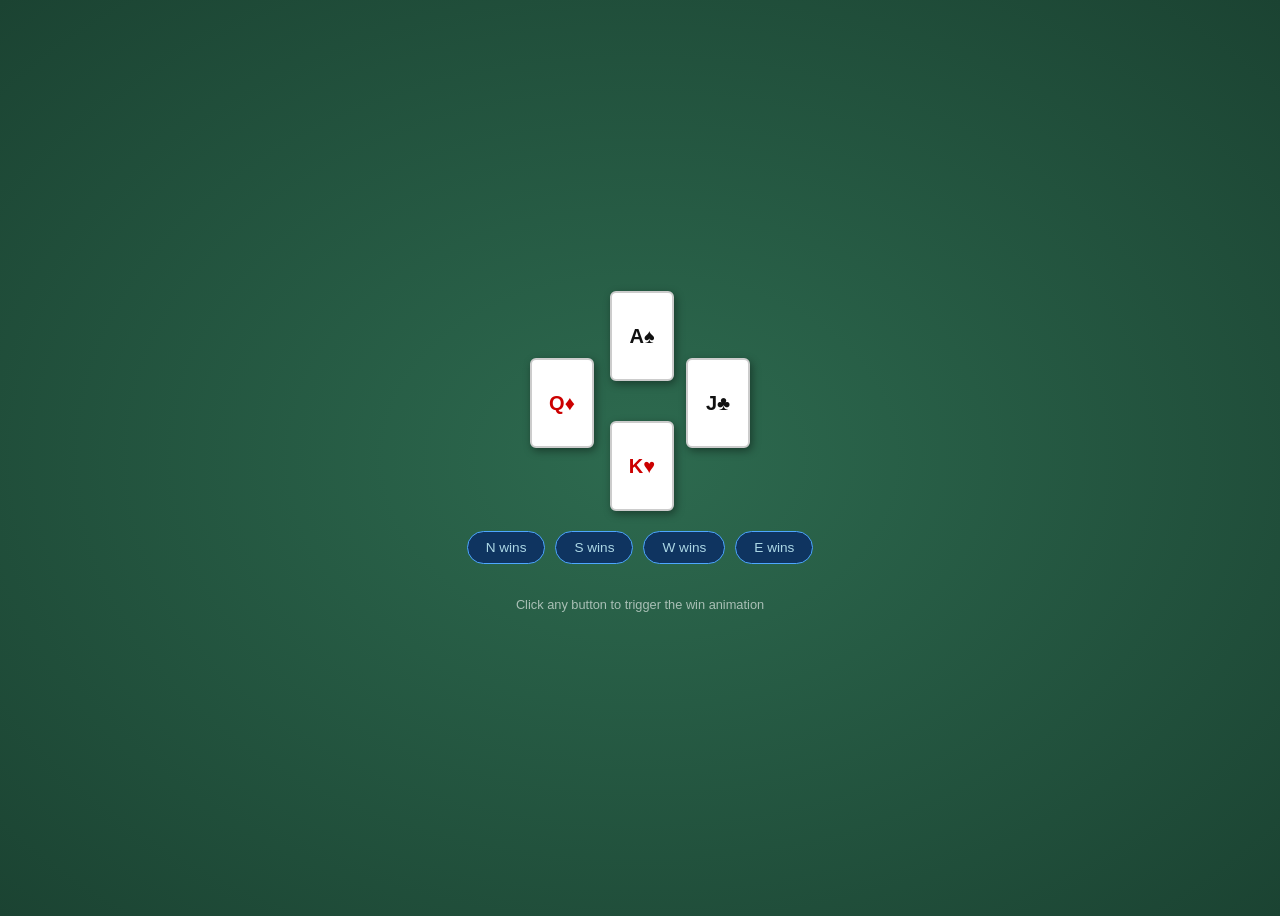
<file: dev/glowWinner.html>
<!DOCTYPE html>
<html lang="en">
<head>
<meta charset="UTF-8">
<meta name="viewport" content="width=device-width, initial-scale=1.0">
<title>Grow & Glow — Win Animation</title>
<style>
  body {
    background: radial-gradient(ellipse at center, #2d6a4f 0%, #1b4332 100%);
    display: flex;
    flex-direction: column;
    align-items: center;
    justify-content: center;
    min-height: 100vh;
    font-family: Arial, sans-serif;
    gap: 20px;
  }

  /* ── The 4 cards in the centre of the table ── */
  #table {
    position: relative;
    width: 220px;
    height: 220px;
  }

  .card {
    position: absolute;
    width: 60px;
    height: 86px;
    border-radius: 6px;
    border: 2px solid #ccc;
    background: white;
    display: flex;
    align-items: center;
    justify-content: center;
    font-size: 20px;
    font-weight: bold;
    box-shadow: 2px 3px 8px rgba(0,0,0,0.4);
    /* smooth transition for dimming losers */
    transition: opacity 0.4s ease;
  }
  .card.red   { color: #cc0000; }
  .card.black { color: #111; }

  /* card positions — adjust to match your layout */
  .card[data-player="N"] { top:  0px;  left: 80px; }
  .card[data-player="S"] { bottom: 0px; left: 80px; }
  .card[data-player="W"] { top:  67px; left:  0px; }
  .card[data-player="E"] { top:  67px; right: 0px; }

  /* loser cards fade out */
  .card.loser { opacity: 0.35; }

  /* ── GROW & GLOW animation ── */
  @keyframes growGlow {
    0%   { transform: scale(1);    box-shadow: 2px 3px 8px rgba(0,0,0,0.4); }
    60%  { transform: scale(1.45); box-shadow: 0 0 30px 12px rgba(255,215,0,0.9); }
    100% { transform: scale(1.3);  box-shadow: 0 0 20px 8px  rgba(255,215,0,0.7); }
  }

  .card.winner {
    animation: growGlow 0.6s cubic-bezier(0.34, 1.56, 0.64, 1) forwards;
    z-index: 10;
  }

  /* ── Demo controls ── */
  .controls {
    display: flex;
    gap: 10px;
  }
  button {
    background: #0f3460;
    border: 1px solid #4da6ff;
    color: #add8e6;
    padding: 8px 18px;
    border-radius: 20px;
    font-size: 0.85em;
    cursor: pointer;
    transition: all 0.15s;
  }
  button:hover { background: #ffd700; color: #111; border-color: #ffd700; font-weight: bold; }
  p { color: rgba(255,255,255,0.6); font-size: 0.8em; }
</style>
</head>
<body>

<div id="table">
  <div class="card black" data-player="N">A♠</div>
  <div class="card red"   data-player="S">K♥</div>
  <div class="card red"   data-player="W">Q♦</div>
  <div class="card black" data-player="E">J♣</div>
</div>

<div class="controls">
  <button onclick="showWinner('N')">N wins</button>
  <button onclick="showWinner('S')">S wins</button>
  <button onclick="showWinner('W')">W wins</button>
  <button onclick="showWinner('E')">E wins</button>
</div>
<p>Click any button to trigger the win animation</p>

<script>
  function showWinner(player) {
    const cards = document.querySelectorAll('.card');

    // 1. Reset all cards
    cards.forEach(card => {
      card.classList.remove('winner', 'loser');
      // Force reflow so the animation re-triggers if same player wins again
      void card.offsetWidth;
    });

    // 2. Mark winner and losers
    cards.forEach(card => {
      if (card.dataset.player === player) {
        card.classList.add('winner');
      } else {
        card.classList.add('loser');
      }
    });
  }
</script>

</body>
</html>
</file>
<file: style.css>
:root {
    --gold:#c9a84c;
    --gold-light:#e8c96a;
    --gold-dark:#8b6914;
    --cream:#f5f0e8;
    --cw:72px;
    --ch:108px; /*was 72x108  tried 80x120*, 90x135 */
}

* { box-sizing:border-box; margin:0; padding:0; }
html,body { width:100%; height:100%; overflow:hidden; background:#061a0b;
	    font-family:Georgia,'Times New Roman',serif; color:var(--cream);
	    user-select:none;
	    -webkit-user-select:none; }
#wrap {
    position:relative;
    width:900px;
    height:620px;
    margin:0 auto;
    background:radial-gradient(ellipse at center,#1e6634 0%,#0e3a1e 55%,#061a0b 100%);
    border:2px solid var(--gold-dark);
    border-radius:18px;
    overflow:hidden;
}
#wrap::before { content:''; position:absolute; inset:0; border-radius:16px;
		background-image:repeating-linear-gradient(0deg,transparent,transparent 3px,rgba(0,0,0,.04) 3px,rgba(0,0,0,.04) 6px),
				 repeating-linear-gradient(90deg,transparent,transparent 3px,rgba(0,0,0,.04) 3px,rgba(0,0,0,.04) 6px);
		pointer-events:none; z-index:0; }
#wrap::after { content:''; position:absolute; inset:8px;
	       border:1px solid rgba(201,168,76,.3);
	       border-radius:12px; pointer-events:none; z-index:0; }

/* SCOREBOARD */
#scoreboard { position:absolute;
	      top:10px;
	      left:50%;
	      transform:translateX(-50%);
	      display:flex;
	      z-index:10;
	      background:rgba(0,0,0,.72);
	      border:1px solid var(--gold-dark);
	      border-radius:10px;
	      overflow:hidden;
	      cursor: pointer;
	    }

.st { padding:6px 22px; text-align:center; border-right:1px solid var(--gold-dark); }
.st:last-child { border-right:none; }
.sl { font-size:9px; letter-spacing:2px; text-transform:uppercase; color:var(--gold); }
.sv { font-size:22px; font-weight:bold; color:var(--cream); line-height:1.2; }
.sk { font-size:9px; color:rgba(245,240,232,.55); }

/* PANELS */
#trump-display {
    position:absolute; top:10px;
    background:rgba(0,0,0,.72);
    border:1px solid var(--gold-dark);
    border-radius:10px;
    padding:12px 24px; /*was 6x12 */
    text-align:center;
    z-index:10; 
    right:18px;  /* was 14 */
    min-width:60px; }

#bid-display {
    position:absolute; top:10px;
    background:rgba(0,0,0,.72);
    border:1px solid var(--gold-dark);
    border-radius:10px;
    padding:16px 24px; /*was 6x12 */
    text-align:center;
    z-index:10;
    left:14px;
    min-width:150px; } /*was 80 */

#bid-info   {
    font-size:20px; /* was 11 */
    color:var(--cream);
    margin-top:2px; }

.pl { font-size:9px;
      letter-spacing:2px;
      text-transform:uppercase;
      color:var(--gold); }

#trump-suit { font-size:26px; line-height:1.1; }
#trump-hl   { font-size:9px; color:rgba(245,240,232,.6); }

/* PLAYER NAMES */
.pname { font-size:10px; letter-spacing:1.5px; text-transform:uppercase;
	 color:var(--gold); text-shadow:0 1px 3px rgba(0,0,0,.9); white-space:nowrap;
	 position:absolute; z-index:6; }
.pname.active { color:#fff; text-shadow:0 0 10px var(--gold-light); }

#name-south { bottom:220px; left:80%; transform:translateX(-50%); }

#name-north { top:110px;   left:50%; transform:translateX(-50%); }
#name-west  { left:24px;
	      top:50%;
	      transform:translateY(180%) rotate(-90deg); }
#name-east  { right:60px;
	      top:50%;
	      transform:translateY(180%) rotate(90deg);  }

/* HANDS */


.hand { position:absolute; display:flex; align-items:center; z-index:5; }

#hand-north {
    top:65px;
    left:50%;
    transform:translateX(-50%);
    flex-direction:row;
    z-index: 1;
}

#hand-west  { left:20px;
	      top:50%;
	      transform:translateY(-80%);
	      flex-direction:column;
	      z-index:1;
	      height: 220px;          /* ⭐ controls vertical size */
	      justify-content: center;
	    }

#hand-east  { right:20px;
	      top:50%;
	      transform:translateY(-80%);
	      flex-direction:column;
	      z-index:1;
	      height: 220px;          /* ⭐ controls vertical size */
	      justify-content: center;
	    }


#hand-south { bottom:40px;
	      left:50%;
	      transform:translateX(-50%);
	      flex-direction:row;
	    }


#hand-north .card { margin-left:-20px;
		  }

#hand-north .card:first-child { margin-left:0;
			      }

#hand-west  .card { margin-top:-110px;
		  }

#hand-west  .card:first-child { margin-top:50px;
			      }

#hand-east  .card { margin-top:-110px;
		  }

#hand-east  .card:first-child { margin-top:50px;
			      }


/* SOUTH FAN 
#hand-south {
    position: relative;
    height: 180px;
}

#hand-south .card {
    position: absolute;
    left: 50%;
    transform-origin: bottom center;
    transition: transform .16s ease;
}
#hand-south .card:nth-child(1) { transform: translateX(-50%) rotate(-18deg); }
#hand-south .card:nth-child(2) { transform: translateX(-50%) rotate(-12deg); }
#hand-south .card:nth-child(3) { transform: translateX(-50%) rotate(-6deg); }
#hand-south .card:nth-child(4) { transform: translateX(-50%) rotate(0deg); }
#hand-south .card:nth-child(5) { transform: translateX(-50%) rotate(6deg); }
#hand-south .card:nth-child(6) { transform: translateX(-50%) rotate(12deg); }
#hand-south .card:nth-child(7) { transform: translateX(-50%) rotate(18deg); }
#hand-south .card:nth-child(8) { transform: translateX(-50%) rotate(24deg); }
*/

/* CARD */
.card { width:var(--cw);
	height:var(--ch);
	border-radius:7px;
	position:relative;
	cursor:default;
	flex-shrink:0;
	filter:drop-shadow(0 3px 6px rgba(0,0,0,.55));
	transition:transform .16s ease,filter .16s ease; }

.card svg { width:100%; height:100%;
	    display:block;
	    border-radius:7px; }

.card.playable { cursor:pointer; }

.card.playable:hover { transform:translateY(-16px) scale(1.05);
		       z-index:20;
		       filter:drop-shadow(0 10px 18px rgba(0,0,0,.7)); }

.card.selected  {
    transform:translateY(-20px) scale(1.05); /*was -20 1.05 */
    z-index:21;
    filter:drop-shadow(0 0 14px #e8c96a) drop-shadow(0 10px 18px rgba(0,0,0,.7));
}


.card.fade-out {
    opacity: 0;
    transform: scale(.9);
    transition: opacity .2s ease, transform .2s ease;
}

/* TRICK CENTER */
#trick-area { position:absolute; top:50%; left:50%; transform:translate(-50%,-50%);
	      width:320px; height:260px; z-index:6; pointer-events:none; }
.tslot { position:absolute; width:var(--cw); height:var(--ch); }

#ts-north { top:0;     left:50%; transform:translateX(-50%); z-index:6;}
#ts-west  { left:0;    top:50%; transform:translateY(-50%); z-index:6;}
#ts-east  { right:0;   top:50%; transform:translateY(-50%); z-index:6;}
#ts-south { bottom:0;  left:50%; transform:translateX(-50%); z-index:7;}

/* TRICK PILES was buttom 132*/
#trick-piles { position:absolute;
	       bottom:210px;
	       left:50%;
	       transform:translateX(-50%);
	       display:flex;
	       gap:36px;
	       z-index:5;
	       pointer-events:none; }

.tpile { text-align:center;
	 font-size:14px;
	 letter-spacing:1.5px;
	 text-transform:uppercase;
	 color:rgba(245,240,232,.5); }

.tpc { font-size:24px;
       font-weight:bold;
       color:var(--gold);
       display:block; }

/* PLAY BTN */
#play-btn { position:absolute;
	    bottom:220px;
	    left:50%; transform:translateX(-50%);
	    background:var(--gold-dark);
	    border:1px solid var(--gold);
	    border-radius:30px;
	    color:var(--cream);
	    font-family:Georgia,serif;
	    font-size:12px; letter-spacing:1px;
	    padding:7px 26px;
	    cursor:pointer;
	    z-index:20;
	    transition:background .15s; }

#play-btn:hover { background:var(--gold); color:#000; }

#play-btn.hidden { display:none; }

/* MESSAGE */
#message { position:absolute;
	   bottom:50%;
	   left:50%;
	   transform:translateX(-50%);
	   background:rgba(0,0,0,.84);
	   border:1px solid var(--gold-dark);
	   border-radius:30px;
	   padding:7px 22px;
	   font-size:20px;
	   color:var(--gold-light); z-index:40;
	   white-space:nowrap;
	   pointer-events:none;
	   transition:opacity .35s; }

#message.hidden { opacity:0; }

/* SPEECH */
.speech { position:absolute;
	  background:rgba(0,0,0,.82);
	  border:1px solid var(--gold-dark);
	  border-radius:8px;
	  padding:5px 10px;
	  font-size:24px;
	  color:var(--cream);
	  z-index:30;
	  pointer-events:none;
	  white-space:nowrap;
	  transition:opacity .35s; }

.speech.hidden { opacity:0; }

#sp-north  { top:178px;    left:50%; transform:translateX(-50%); }
#sp-west   { left:150px;   top:50%;  transform:translateY(-50%); }
#sp-east   { right:150px;  top:50%;  transform:translateY(-50%); }
#sp-south  { bottom:122px; left:50%; transform:translateY(-50%); }

#spWinner-north  { top:178px;    left:50%; transform:translateX(-50%); }
#spWinner-west   { left:150px;   top:50%;  transform:translateY(-50%); }
#spWinner-east   { right:150px;  top:50%;  transform:translateY(-50%); }
#spWinner-south  { bottom:122px; left:50%; transform:translateY(-50%); }

#spBidder-north  { top:178px;    left:50%; transform:translateX(-50%);
		 }
#spBidder-west   { left:150px;   top:50%;  transform:translateY(-50%); }
#spBidder-east   { right:150px;  top:50%;  transform:translateY(-50%); }
#spBidder-south  { bottom:122px; left:50%; transform:translateY(-50%); }

/* OVERLAYS — absolute inside #wrap, not fixed */
.overlay {
    position:absolute;
    inset:0;
    background:rgba(0,0,0,.001);
    display:flex;
    align-items:center;
    justify-content:center;
    z-index:50;
    border-radius:16px;}

.overlay.hidden { display:none; }

.mbox { background:linear-gradient(145deg,#0d3020,#1a5c2e);
	border:1px solid var(--gold);
	border-radius:18px;
	padding:2px 20px;
	text-align:center;
	box-shadow:0 20px 60px rgba(0,0,0,.8);
	min-width:290px;
	animation:mpop .28s ease both;
	margin-bottom: 140px;
      }

@keyframes mpop { from{transform:scale(.82);opacity:0} to{transform:scale(1);opacity:1} }
.mtitle { font-size:20px;
	  font-weight:bold;
	  color:var(--gold-light);
	  margin-bottom:4px; }

.msub   { font-size:20px;
	  color:rgba(245,240,232,.65);
	  margin-bottom:18px; }

#bid-buttons { display:grid; grid-template-columns:repeat(4,1fr); gap:7px; margin-bottom:12px; }
.bbtn { background:rgba(0,0,0,.45); border:1px solid var(--gold-dark); border-radius:9px;
	color:var(--cream); font-family:Georgia,serif; font-size:16px; font-weight:bold;
	padding:9px 0; cursor:pointer; transition:background .13s,transform .13s; }
.bbtn:hover:not(:disabled) { background:var(--gold-dark); border-color:var(--gold);
			     transform:translateY(-2px); }
.bbtn:disabled { opacity:.28; cursor:default; }
.bbtn.pbtn { grid-column:1/-1; background:rgba(80,0,0,.35); border-color:#7a2020;
	     font-size:13px; letter-spacing:1px; }
.bbtn.pbtn:hover { background:#7a2020; border-color:#c0392b; }


#trump-picker,
#highlow-picker { gap:10px;
		  justify-content:center;
		  margin-bottom:12px;
		  flex-wrap:wrap; }

.tbtn { font-size:30px;
	padding:8px 12px;
	background:rgba(0,0,0,.45);
	border:2px solid var(--gold-dark);
	border-radius:10px;
	cursor:pointer;
	line-height:1;
	transition:transform .12s,border-color .12s;
	color:#f0ece0;
      }

.tbtn:hover { transform:scale(1.12);
	      border-color:var(--gold);
	    }

.red-s  { color:#e03030; }
.blk-s  { color:#f0ece0; }

.hlbtn { padding:10px 26px;
	 background:rgba(0,0,0,.45);
	 border:2px solid var(--gold-dark);
	 border-radius:10px;
	 color:var(--cream);
	 font-family:Georgia,serif;
	 font-size:15px;
	 cursor:pointer;
	 transition:background .13s,transform .13s;
       }

.hlbtn:hover { background:var(--gold-dark);
	       transform:scale(1.05); }

/* RESULT */
.rbox { background:linear-gradient(145deg,#0d3020,#1a5c2e); border:2px solid var(--gold);
	border-radius:20px; padding:32px 48px; text-align:center;
	box-shadow:0 20px 60px rgba(0,0,0,.85); animation:mpop .35s ease both; }
.rtitle  { font-size:28px; font-weight:bold; color:var(--gold-light); margin-bottom:6px; }
.rdetail { font-size:14px; color:var(--cream); margin-bottom:18px; line-height:1.5; max-width:300px; }
.rscores { display:flex; gap:34px; justify-content:center; margin-bottom:20px; }
.rsi { text-align:center; }
.rsit { font-size:10px; letter-spacing:2px; text-transform:uppercase; color:var(--gold); margin-bottom:3px; }
.rsin { font-size:34px; font-weight:bold; color:#fff; }
#deal-again-btn { background:var(--gold-dark); border:1px solid var(--gold);
		  border-radius:30px;
		  color:var(--cream); font-family:Georgia,serif; font-size:14px; letter-spacing:1px;
		  padding:10px 36px; cursor:pointer; transition:background .15s; }
#deal-again-btn:hover { background:var(--gold); color:#000; }

/* START SCREEN */
#start-screen { position:absolute; inset:0; background:rgba(0,0,0,.85);
		display:flex; align-items:center; justify-content:center;
		z-index:50;
		border-radius:16px; }

#start-screen.hidden { display:none; }

.sbox { text-align:center; }

.stitle { font-size:48px; font-weight:bold;
	  color:var(--gold-light); margin-bottom:12px;
	  text-shadow:0 2px 6px rgba(0,0,0,.8); }

.ssub { font-size:16px; color:rgba(245,240,232,.75); margin-bottom:32px; }

#new-game-btn { background:var(--gold-dark); border:2px solid var(--gold);
		border-radius:40px;
		color:var(--cream); font-family:Georgia,serif; font-size:18px;
		font-weight:bold;
		letter-spacing:1px;
		padding:14px 48px; cursor:pointer; transition:all .15s;
		box-shadow:0 6px 20px rgba(0,0,0,.6); }
#new-game-btn:hover { background:var(--gold); color:#000;
		      transform:scale(1.08); box-shadow:0 8px 28px rgba(0,0,0,.8); }

@keyframes trickWin {
    0%{transform:scale(1)}
    50%{transform:scale(1.1)}
    100%{transform:scale(1)}
}

@keyframes trickWinSmooth {
    0%   { transform: scale(1);   filter: brightness(1); }
    40%  { transform: scale(1.06); filter: brightness(1.35); }
    100% { transform: scale(1);   filter: brightness(1); }
}

@keyframes trickWinSoft {
    0%   { transform: scale(1);   filter: brightness(1); }
    50%  { transform: scale(1.04); filter: brightness(1.25); }
    100% { transform: scale(1);   filter: brightness(1); }
}

@keyframes dealIn { from{transform:scale(.5) translateY(-55px);
			 opacity:0} to{transform:scale(1) translateY(0);
				       opacity:1} }
.din { animation:dealIn .3s cubic-bezier(.34,1.4,.64,1) both;
     }


#starter-graphic {
    position: absolute;
    top: 40%;
    left: 50%;
    transform: translate(-50%, -50%);
    padding: 20px 30px;
    background: rgba(0,0,0,0.75);
    color: #fff;
    font-size: 28px;
    border-radius: 12px;
    text-align: center;
    opacity: 0;
    transition: opacity 0.6s ease;
    pointer-events: none;
    z-index: 9999; /* IMPORTANT */
}

#starter-graphic.show {
    opacity: 1;
}


.hidden {
    display: none !important;
}


#starter-spinner {
    position: absolute;
    top: 40%;
    left: 50%;
    transform: translate(-50%, -50%);
    text-align: center;
    z-index: 999999 !important;
    display: none;
}

/* Multi-colour ring */
.spinner-ring {
    width: 120px;
    height: 120px;
    border-radius: 50%;
    position: relative;
    margin: 0 auto 15px auto;
    /*    animation: spin 1.2s linear infinite; */
    border: 12px solid transparent;
    border-top-color: #ff3b3b;   /* North - red */
    border-right-color: #ffd93b; /* East - yellow */
    border-bottom-color: #3bff6b;/* South - green */
    border-left-color: #3bb3ff;  /* West - blue */
}

/* Direction labels */
.spinner-label {
    position: absolute;
    color: white;
    font-size: 20px;
    font-weight: bold;
    text-shadow: 0 0 5px black;
}

.spinner-label.north { top: -5px; left: 50%; transform: translateX(-50%); }
.spinner-label.east  { right: -5px; top: 50%; transform: translateY(-50%); }
.spinner-label.south { bottom: -5px; left: 50%; transform: translateX(-50%); }
.spinner-label.west  { left: -5px; top: 50%; transform: translateY(-50%); }

.spinner-text {
    color: white;
    font-size: 24px;
    background: rgba(0,0,0,0.75);
    padding: 10px 20px;
    border-radius: 10px;
}

@keyframes spin {
    from { transform: rotate(0deg); }
    to   { transform: rotate(360deg); }
}


/* Rules page */

#top-bar {
    position: absolute;
    top: 10px;
    right: 10%;
    justify-content: flex-start;
}

.top-btn {
    padding: 8px 16px;
    font-size: 18px;
    border-radius: 6px;
    border: none;
    background: #444;
    color: white;
    cursor: pointer;
}
.top-btn:hover {
    background: #666;
}

.rules-modal {
    position: fixed;
    top: 0;
    left: 0;
    width: 100%;
    height: 100%;
    background: rgba(0,0,0,0.65);
    display: flex;
    justify-content: center;
    align-items: center;
    z-index: 9999;
}

.rules-box {
    width: 80%;
    height: 80%;
    background: white;
    border-radius: 10px;
    position: relative;
    overflow: hidden;
}

#rules-frame {
    width: 100%;
    height: 100%;
    border: none;
}

.close-btn {
    position: absolute;
    top: 8px;
    right: 8px;
    font-size: 22px;
    background: none;
    border: none;
    cursor: pointer;
}


/* Scoreboard Details  */

.details-modal {
  position: absolute;  /*fixed;*/
  top: 0; left: 0;
  width: 100%; height: 100%;
  background: rgba(0,0,0,0.55);
  display: flex;
  justify-content: center;
  align-items: center;
  z-index: 9999;
}

.details-box {
  background: #222;
  color: #f0ece0;
  padding: 20px;
  border-radius: 10px;
  width: 600px;  /* width of the box */
  text-align: center;
  font-size: 18px;
}

.details-title {
  font-size: 22px;
  margin-bottom: 12px;
  font-weight: bold;
}

/* Running history */
.history-scroll {
  max-height: 400px;
  overflow-y: auto;
  text-align: left;
  padding: 10px;
  font-size: 16px;
}

/* The button */
.abtn {	 background:rgba(0,0,0,.45);
	 border:2px solid var(--gold-dark);
	 border-radius:10px;
	 color:var(--cream);
	 font-family:Georgia,serif;
	 font-size:20px;
	 cursor:pointer;
	 transition:background .13s,transform .13s;
	 width: auto;
	 display: inline-block;
	 padding: 8px 14px;
      }

.abtn:hover { transform:scale(1.12);
	      border-color:var(--gold);
	    }

/* History table */

.hist-table {
    font-family: 'Georgia', serif;
    font-size: 18px;
    width: 100%;
}

.hist-header,
.hist-row {
    display: grid;
    grid-template-columns: 30px 80px 110px 130px 70px 70px;
    align-items: center;
    gap: 0 8px;
    padding: 7px 10px;
    line-height: 1.3;
}

.hist-header {
    font-size: 20px;
    font-weight: bold;
    letter-spacing: 0.08em;
    text-transform: uppercase;
    color: #888;
    border-bottom: 2px solid #ccc;
    padding-bottom: 6px;
    margin-bottom: 2px;
}

.hist-row.even {
    background: rgba(0,0,0,0.03);
}

.hist-hand {
    color: white;
    font-size: 14px;
    text-align: left;
}

.hist-bid {
    color: white;
    white-space: nowrap;
    overflow: hidden;
    text-overflow: ellipsis;
    font-size: 14px;
    text-align: left;
}

.hist-tricks {
    text-align: left;
    color: white;
    font-variant-numeric: tabular-nums;
    font-size: 14px;
}

.hist-calc {
    text-align: left;
    color: white;
    font-size: 14px;
}

.hist-we {
    color: white;
    text-align: center;
    font-size: 14px;
}


.hist-them {
    color: white;
    font-size: 14px;
    text-align: center;
}


/* tricks */

@keyframes trickGlow {
    0%   { box-shadow: 0 0 0px 0px rgba(255,255,0,0.0); }
    40%  { box-shadow: 0 0 45px 25px rgba(255,255,0,1); }
    60%  { box-shadow: 0 0 45px 25px rgba(255,255,0,1); }
    100% { box-shadow: 0 0 0px 0px rgba(255,255,0,0.0); }
}

@keyframes growGlow {
    0%   { transform: scale(1);    box-shadow: 2px 3px 8px rgba(0,0,0,0.4); }
    60%  { transform: scale(1.45); box-shadow: 0 0 30px 12px rgba(255,215,0,0.9); }
    100% { transform: scale(1.3);  box-shadow: 0 0 20px 8px  rgba(255,215,0,0.7); }
}

.dimCard {
    opacity: 0.55;
    filter: grayscale(30%);
    transition: opacity 0.3s ease, filter 0.3s ease;
}

/* When revealing North's hand */
#hand-north.reveal {
    position: relative;
    z-index: 11;     /* higher than scoreboard */
     justify-content: center;
    align-items: center;  
 
}

/* Shrink + shift cards */
#hand-north.reveal .card {
    transform: scale(0.75);
    transform-origin: center top;
    margin-top: 12px;
    transition: transform 0.25s ease, margin-top 0.25s ease;
}
/*
#hand-west.reveal .card {
    position: relative;          
    transform: scale(0.75);
    transform-origin: center left;
    margin-top: 12px;
    transition: transform 0.25s ease, margin-top 0.25s ease;
}
*/
#hand-west.reveal {
    margin-top: 140px;   /* ⭐ move entire stack downward */
    margin-left: 20px;
}

/* Shrink + shift cards */
#hand-west.reveal .card {
    position: relative;          
    transform: scale(0.75);
    transform-origin: center left;
    margin-top: calc(-80%); /* 75px; */
    transition: transform 0.25s ease, margin-top 0.25s ease;
}

#hand-east.reveal {
    margin-top: 140px;   /* ⭐ move entire stack downward */
    margin-right: 20px;
}

/* Shrink + shift cards */
#hand-east.reveal .card {
    position: relative;          
    transform: scale(0.75);
    transform-origin: center right;
    margin-top: calc(-80%); /* 75px; */
    transition: transform 0.25s ease, margin-top 0.25s ease;
}

/* Smaller + shifted-down north cards when revealed */
/*
.north-reveal .card {
    transform: scale(0.75);      
    transform-origin: center top;
    margin-top: 12px;           
   transition: transform 0.25s ease, margin-top 0.25s ease;
  
}
*/
</file>
<file: info.css>
.modal-overlay {
    position: fixed;
    top: 0; left: 0;
    width: 100%; height: 100%;
    background: rgba(0,0,0,0.65);
    display: flex;
    justify-content: center;
    align-items: center;
    z-index: 9999;
}

.info-box {
    width: 80%;
    max-width: 700px;
    max-height: 85vh;
    background: #fff;
    border-radius: 12px;
    overflow-y: auto;      /* ⭐ scrollable on iPad */
    padding: 20px;
    position: relative;
    color: black;
    -webkit-user-select: text;
    user-select: text;
    -webkit-touch-callout: default;
}

.info-section {
    margin-bottom: 20px;
    padding: 12px 16px;
    border-radius: 8px;
    background: #f3f3f3;
    border-left: 4px solid #888;
    color: black:
}

.info-section h3 {
    margin: 0 0 8px 0;
    font-size: 18px;
    color: black;
}

.info-nav {
    display: flex;
    gap: 8px;
    margin-bottom: 16px;
    flex-wrap: wrap;
}

.info-nav-btn {
    padding: 6px 12px;
    border-radius: 6px;
    border: 1px solid #ccc;
    background: #eee;
    cursor: pointer;
    font-size: 14px;
}

.info-nav-btn:hover {
    background: #ddd;
}


.back-to-top {
    margin-top: 12px;
    font-size: 13px;
    color: #0077cc;
    cursor: pointer;
    text-align: right;
}

.back-to-top:hover {
    text-decoration: underline;
}

/*  from the older version */

:root {
    --ink: #1a1208;
    --ink-light: #3d2e18;
    --cream: #f7f2e8;
    --parchment: #efe8d6;
    --rule-gold: #9a7b3a;
    --rule-gold-light: #c9a84c;
    --red: #8b1a1a;
    --black-suit: #1a1208;
    --accent: #5c3d1a;
    --table-stripe: #ece5d3;
}

- { box-sizing: border-box; margin: 0; padding: 0; }

body {
    background: #d6cdb8;
    font-family: ‘Crimson Pro’, Georgia, serif;
    color: var(–ink);
    font-size: 16px;
    line-height: 1.7;
}

.page {
    max-width: 780px;
    margin: 40px auto;
    background: var(–cream);
    padding: 60px 72px;
    box-shadow: 0 4px 40px rgba(0,0,0,0.28), inset 0 0 80px rgba(180,160,110,0.12);
    position: relative;
    border: 1px solid #c4b488;
}

/* Corner ornaments */
.page::before, .page::after {
    content: ‘✦’;
    position: absolute;
    font-size: 22px;
    color: var(–rule-gold);
    opacity: 0.6;
}
.page::before { top: 18px; left: 24px; }
.page::after  { bottom: 18px; right: 24px; }

/* Decorative border inset */
.border-frame {
    position: absolute;
    inset: 14px;
    border: 1px solid var(–rule-gold);
    opacity: 0.35;
    pointer-events: none;
}

/* ── Header ── */
.header {
    text-align: center;
    padding-bottom: 32px;
    margin-bottom: 36px;
    border-bottom: 2px solid var(–rule-gold);
    position: relative;
}
.header::after {
    content: ‘’;
    display: block;
    width: 60%;
    margin: 8px auto 0;
    border-bottom: 1px solid var(–rule-gold);
    opacity: 0.5;
}

.suit-row {
    font-size: 28px;
    letter-spacing: 16px;
    margin-bottom: 12px;
}
.suit-row .red { color: var(–red); }

h1 {
    font-family: ‘Playfair Display’, Georgia, serif;
    font-size: 3rem;
    font-weight: 900;
    letter-spacing: 0.04em;
    line-height: 1.1;
    color: var(–ink);
}
h1 em {
    font-style: italic;
    font-weight: 400;
    font-size: 1.5rem;
    display: block;
    color: var(–ink-light);
    letter-spacing: 0.2em;
    margin-top: 6px;
    text-transform: uppercase;
}

.subtitle {
    margin-top: 14px;
    font-size: 0.95rem;
    color: var(–accent);
    letter-spacing: 0.15em;
    text-transform: uppercase;
    font-weight: 300;
}

/* ── Sections ── */
section {
    margin-bottom: 36px;
}

h2 {
    font-family: ‘Playfair Display’, Georgia, serif;
    font-size: 1.35rem;
    font-weight: 700;
    color: var(–ink);
    text-transform: uppercase;
    letter-spacing: 0.12em;
    border-bottom: 1px solid var(–rule-gold);
    padding-bottom: 5px;
    margin-bottom: 14px;
    display: flex;
    align-items: center;
    gap: 10px;
}
h2 .section-num {
    font-family: ‘Crimson Pro’, Georgia, serif;
    font-size: 0.85rem;
    font-weight: 300;
    color: var(–rule-gold);
    letter-spacing: 0.05em;
}

h3 {
    font-family: ‘Playfair Display’, Georgia, serif;
    font-size: 1.0rem; /*1.05rem;*/
    font-weight: 300; /*700;*/
    font-style: italic;
    color: var(–accent);
    margin: 18px 0 8px;
    text-align: center;
}

p {
    margin-bottom: 10px;
    font-size: 1rem;
    color: var(–ink-light);
}

/* ── Two-column overview ── */
.overview-grid {
    display: grid;
    grid-template-columns: 1fr 1fr;
    gap: 16px 32px;
    background: var(–parchment);
    border: 1px solid #c8b77a;
    border-radius: 2px;
    padding: 20px 24px;
}
.overview-item strong {
    display: block;
    font-size: 0.78rem;
    text-transform: uppercase;
    letter-spacing: 0.12em;
    color: var(–rule-gold);
    margin-bottom: 2px;
}
.overview-item span {
    font-size: 1rem;
    color: var(–ink);
}

/* ── Tables ── */
table {
    width: 100%;
    border-collapse: collapse;
    font-size: 0.96rem;
    margin: 12px 0;
}
th {
    background: var(–ink);
    color: var(–cream);
    font-family: ‘Playfair Display’, serif;
    font-weight: 400;
    font-size: 0.82rem;
    letter-spacing: 0.12em;
    text-transform: uppercase;
    padding: 8px 12px;
    text-align: left;
}
td {
    padding: 7px 12px;
    border-bottom: 1px solid #ddd4be;
    color: var(–ink-light);
    vertical-align: top;
}
tr:nth-child(even) td { background: var(–table-stripe); }
tr:last-child td { border-bottom: none; }

.rank-num {
    font-weight: 600;
    color: var(–rule-gold);
    width: 30px;
}

/* ── Callout boxes ── */
.callout {
    background: var(–parchment);
    border-left: 3px solid var(–rule-gold);
    padding: 14px 18px;
    margin: 14px 0;
    font-size: 0.97rem;
    color: var(–ink-light);
}
.callout strong {
    color: var(–ink);
    font-weight: 600;
}

.callout.warning {
    border-left-color: var(–red);
    background: #fdf4f4;
}
.callout.warning strong { color: var(–red); }

/* ── Bid examples ── */
.bid-examples {
    display: flex;
    flex-wrap: wrap;
    gap: 4px;
    margin: 5px 0;
}
.bid-tag {
    display: inline-block;
    background: var(–ink);
    color: var(–cream);
    font-family: ‘Playfair Display’, serif;
    font-size: 0.85rem;
    padding: 4px 12px;
    border-radius: 2px;
    letter-spacing: 0.05em;
}
.bid-tag.invalid {
    background: transparent;
    color: var(–red);
    border: 1px solid var(–red);
    text-decoration: line-through;
    opacity: 0.7;
}

/* ── Suit symbols ── */
.s { color: var(–black-suit); }
.h { color: var(–red); }
.d { color: var(–red); }
.c { color: var(–black-suit); }

/* ── Score table highlight ── */
.score-positive { color: #2a6b2a; font-weight: 600; }
.score-negative { color: var(–red); font-weight: 600; }

/* ── Divider ornament ── */
.ornament {
    text-align: center;
    color: var(–rule-gold);
    font-size: 1.1rem;
    letter-spacing: 12px;
    margin: 28px 0;
    opacity: 0.7;
}

/* ── Footer ── */
.footer {
    text-align: center;
    margin-top: 40px;
    padding-top: 18px;
    border-top: 1px solid var(–rule-gold);
    font-size: 0.82rem;
    color: var(–rule-gold);
    letter-spacing: 0.15em;
    text-transform: uppercase;
}

/* ── Print ── */
@media print {
    body { background: white; }
    .page {
	margin: 0;
	box-shadow: none;
	padding: 40px 56px;
	max-width: 100%;
    }
    h2 { page-break-after: avoid; }
    section { page-break-inside: avoid; }
}


/* all about the modal screen */

.info-topbar {
    position: sticky;
    top: 0;
    z-index: 50;
    background: rgba(0,0,0,.72);
    color: white;
    padding: 8px 12px;
    display: flex;
    justify-content: space-between;
    align-items: center;
    border-bottom: 1px solid #555;
}

.info-title {
    font-size: 14px;
    font-weight: bold;
}
/*
.close-btn {
    position: absolute;
    top: 8px;
    right: 8px;
    font-size: 22px;
    background: none;
    border: none;
    cursor: pointer;
    color: red;
}
*/

.info-close {
    border: none;
    color: red;
    font-size: 22px;
    cursor: pointer;
}
</file>
<file: rules.css>
:root {
    --ink: #1a1208;
    --ink-light: #3d2e18;
    --cream: #f7f2e8;
    --parchment: #efe8d6;
    --rule-gold: #9a7b3a;
    --rule-gold-light: #c9a84c;
    --red: #8b1a1a;
    --black-suit: #1a1208;
    --accent: #5c3d1a;
    --table-stripe: #ece5d3;
}

- { box-sizing: border-box; margin: 0; padding: 0; }

body {
    background: #d6cdb8;
    font-family: ‘Crimson Pro’, Georgia, serif;
    color: var(–ink);
    font-size: 16px;
    line-height: 1.7;
}

.page {
    max-width: 780px;
    margin: 40px auto;
    background: var(–cream);
    padding: 60px 72px;
    box-shadow: 0 4px 40px rgba(0,0,0,0.28), inset 0 0 80px rgba(180,160,110,0.12);
    position: relative;
    border: 1px solid #c4b488;
}

/* Corner ornaments */
.page::before, .page::after {
    content: ‘✦’;
    position: absolute;
    font-size: 22px;
    color: var(–rule-gold);
    opacity: 0.6;
}
.page::before { top: 18px; left: 24px; }
.page::after  { bottom: 18px; right: 24px; }

/* Decorative border inset */
.border-frame {
    position: absolute;
    inset: 14px;
    border: 1px solid var(–rule-gold);
    opacity: 0.35;
    pointer-events: none;
}

/* ── Header ── */
.header {
    text-align: center;
    padding-bottom: 32px;
    margin-bottom: 36px;
    border-bottom: 2px solid var(–rule-gold);
    position: relative;
}
.header::after {
    content: ‘’;
    display: block;
    width: 60%;
    margin: 8px auto 0;
    border-bottom: 1px solid var(–rule-gold);
    opacity: 0.5;
}

.suit-row {
    font-size: 28px;
    letter-spacing: 16px;
    margin-bottom: 12px;
}
.suit-row .red { color: var(–red); }

h1 {
    font-family: ‘Playfair Display’, Georgia, serif;
    font-size: 3rem;
    font-weight: 900;
    letter-spacing: 0.04em;
    line-height: 1.1;
    color: var(–ink);
}
h1 em {
    font-style: italic;
    font-weight: 400;
    font-size: 1.5rem;
    display: block;
    color: var(–ink-light);
    letter-spacing: 0.2em;
    margin-top: 6px;
    text-transform: uppercase;
}

.subtitle {
    margin-top: 14px;
    font-size: 0.95rem;
    color: var(–accent);
    letter-spacing: 0.15em;
    text-transform: uppercase;
    font-weight: 300;
}

/* ── Sections ── */
section {
    margin-bottom: 36px;
}

h2 {
    font-family: ‘Playfair Display’, Georgia, serif;
    font-size: 1.35rem;
    font-weight: 700;
    color: var(–ink);
    text-transform: uppercase;
    letter-spacing: 0.12em;
    border-bottom: 1px solid var(–rule-gold);
    padding-bottom: 5px;
    margin-bottom: 14px;
    display: flex;
    align-items: center;
    gap: 10px;
}
h2 .section-num {
    font-family: ‘Crimson Pro’, Georgia, serif;
    font-size: 0.85rem;
    font-weight: 300;
    color: var(–rule-gold);
    letter-spacing: 0.05em;
}

h3 {
    font-family: ‘Playfair Display’, Georgia, serif;
    font-size: 1.0rem; /*1.05rem;*/
    font-weight: 300; /*700;*/
    font-style: italic;
    color: var(–accent);
    margin: 18px 0 8px;
    text-align: center;
}

p {
    margin-bottom: 10px;
    font-size: 1rem;
    color: var(–ink-light);
}

/* ── Two-column overview ── */
.overview-grid {
    display: grid;
    grid-template-columns: 1fr 1fr;
    gap: 16px 32px;
    background: var(–parchment);
    border: 1px solid #c8b77a;
    border-radius: 2px;
    padding: 20px 24px;
}
.overview-item strong {
    display: block;
    font-size: 0.78rem;
    text-transform: uppercase;
    letter-spacing: 0.12em;
    color: var(–rule-gold);
    margin-bottom: 2px;
}
.overview-item span {
    font-size: 1rem;
    color: var(–ink);
}

/* ── Tables ── */
table {
    width: 100%;
    border-collapse: collapse;
    font-size: 0.96rem;
    margin: 12px 0;
}
th {
    background: var(–ink);
    color: var(–cream);
    font-family: ‘Playfair Display’, serif;
    font-weight: 400;
    font-size: 0.82rem;
    letter-spacing: 0.12em;
    text-transform: uppercase;
    padding: 8px 12px;
    text-align: left;
}
td {
    padding: 7px 12px;
    border-bottom: 1px solid #ddd4be;
    color: var(–ink-light);
    vertical-align: top;
}
tr:nth-child(even) td { background: var(–table-stripe); }
tr:last-child td { border-bottom: none; }

.rank-num {
    font-weight: 600;
    color: var(–rule-gold);
    width: 30px;
}

/* ── Callout boxes ── */
.callout {
    background: var(–parchment);
    border-left: 3px solid var(–rule-gold);
    padding: 14px 18px;
    margin: 14px 0;
    font-size: 0.97rem;
    color: var(–ink-light);
}
.callout strong {
    color: var(–ink);
    font-weight: 600;
}

.callout.warning {
    border-left-color: var(–red);
    background: #fdf4f4;
}
.callout.warning strong { color: var(–red); }

/* ── Bid examples ── */
.bid-examples {
    display: flex;
    flex-wrap: wrap;
    gap: 4px;
    margin: 5px 0;
}
.bid-tag {
    display: inline-block;
    background: var(–ink);
    color: var(–cream);
    font-family: ‘Playfair Display’, serif;
    font-size: 0.85rem;
    padding: 4px 12px;
    border-radius: 2px;
    letter-spacing: 0.05em;
}
.bid-tag.invalid {
    background: transparent;
    color: var(–red);
    border: 1px solid var(–red);
    text-decoration: line-through;
    opacity: 0.7;
}

/* ── Suit symbols ── */
.s { color: var(–black-suit); }
.h { color: var(–red); }
.d { color: var(–red); }
.c { color: var(–black-suit); }

/* ── Score table highlight ── */
.score-positive { color: #2a6b2a; font-weight: 600; }
.score-negative { color: var(–red); font-weight: 600; }

/* ── Divider ornament ── */
.ornament {
    text-align: center;
    color: var(–rule-gold);
    font-size: 1.1rem;
    letter-spacing: 12px;
    margin: 28px 0;
    opacity: 0.7;
}

/* ── Footer ── */
.footer {
    text-align: center;
    margin-top: 40px;
    padding-top: 18px;
    border-top: 1px solid var(–rule-gold);
    font-size: 0.82rem;
    color: var(–rule-gold);
    letter-spacing: 0.15em;
    text-transform: uppercase;
}

/* ── Print ── */
@media print {
    body { background: white; }
    .page {
	margin: 0;
	box-shadow: none;
	padding: 40px 56px;
	max-width: 100%;
    }
    h2 { page-break-after: avoid; }
    section { page-break-inside: avoid; }
}
</file>
